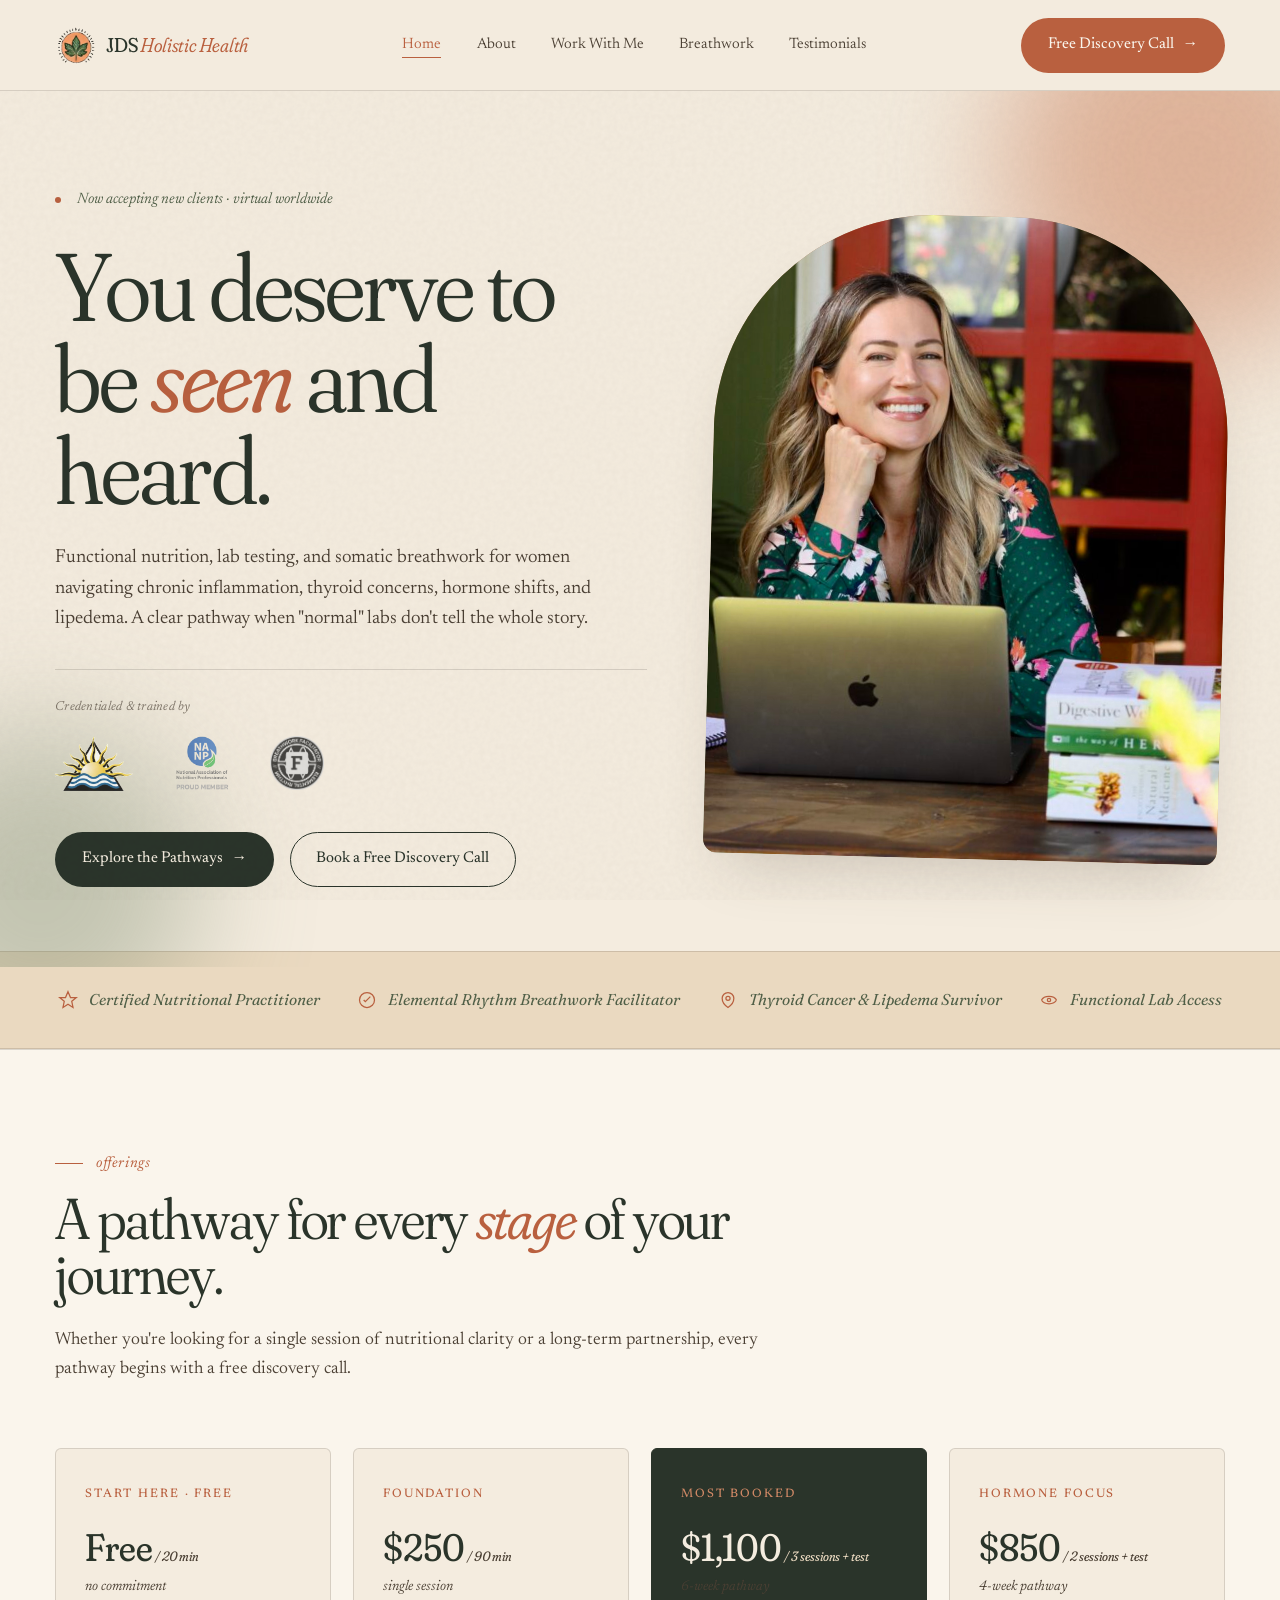
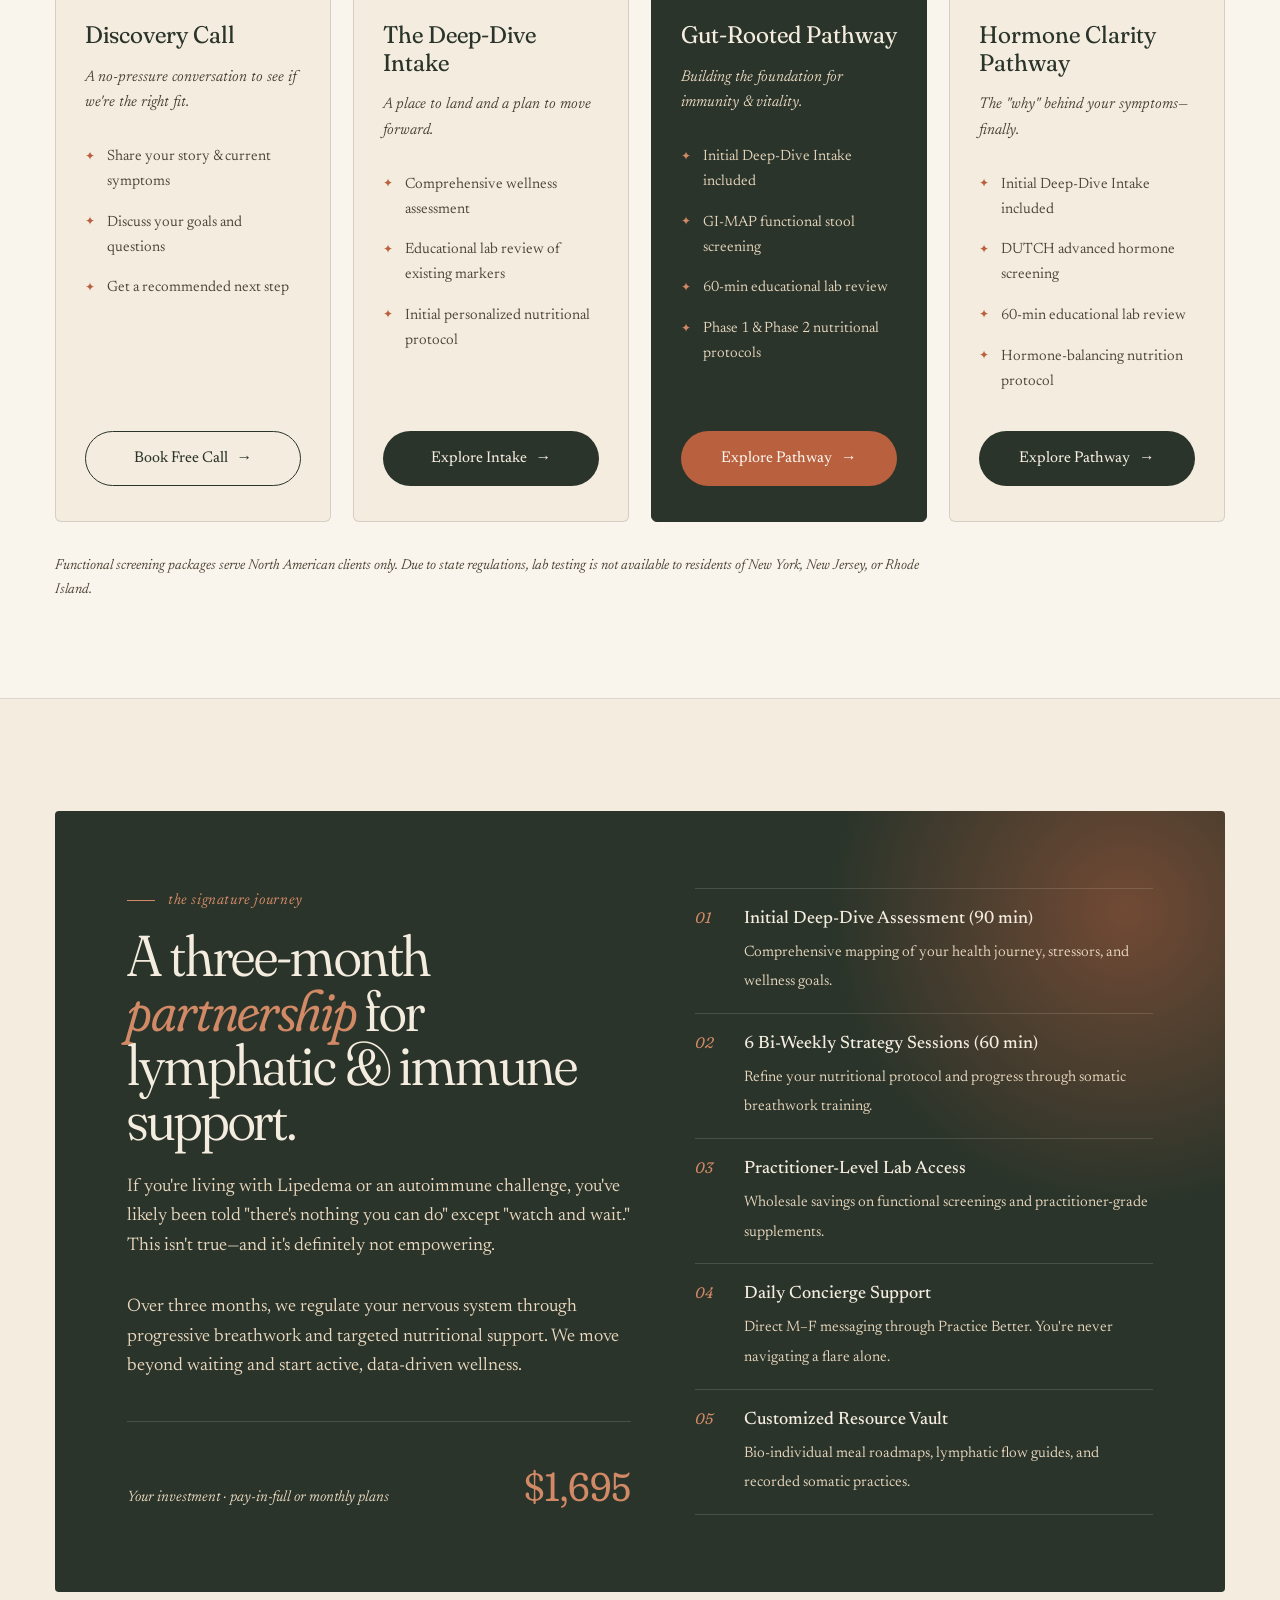
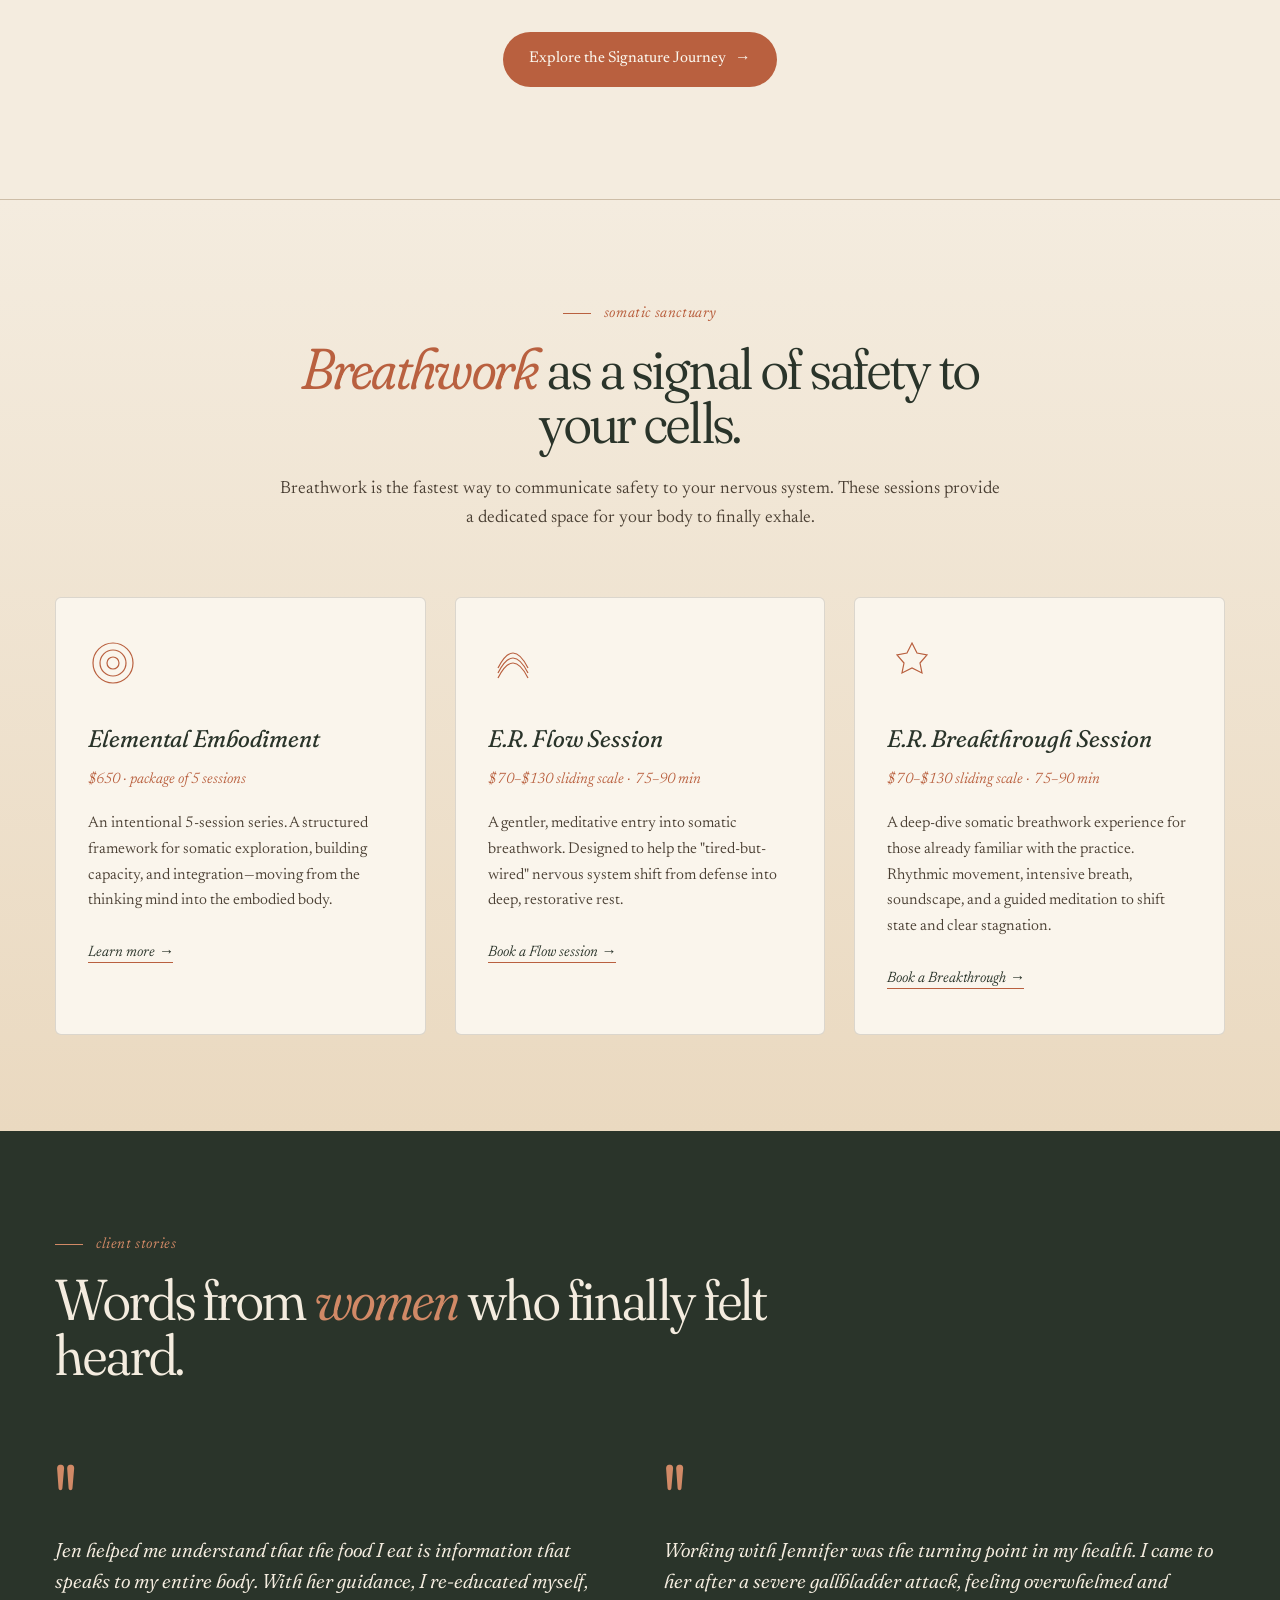
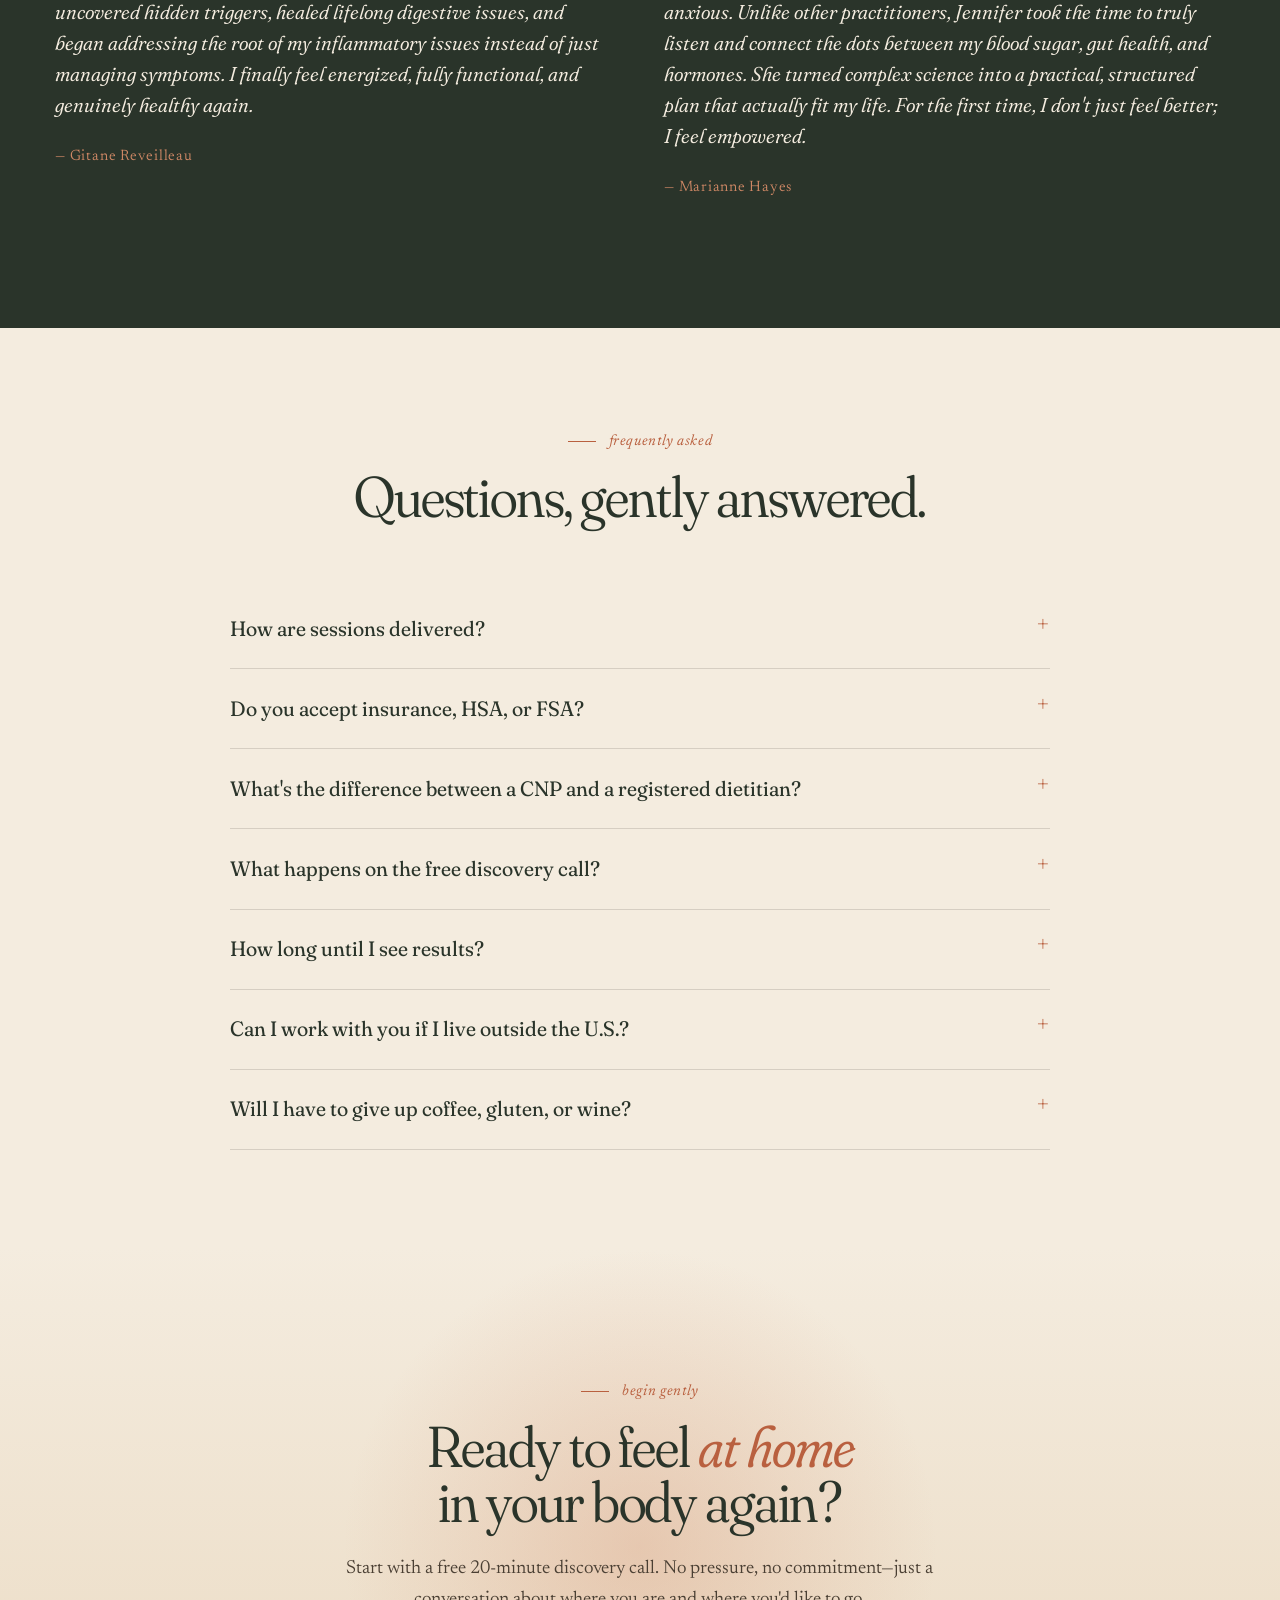
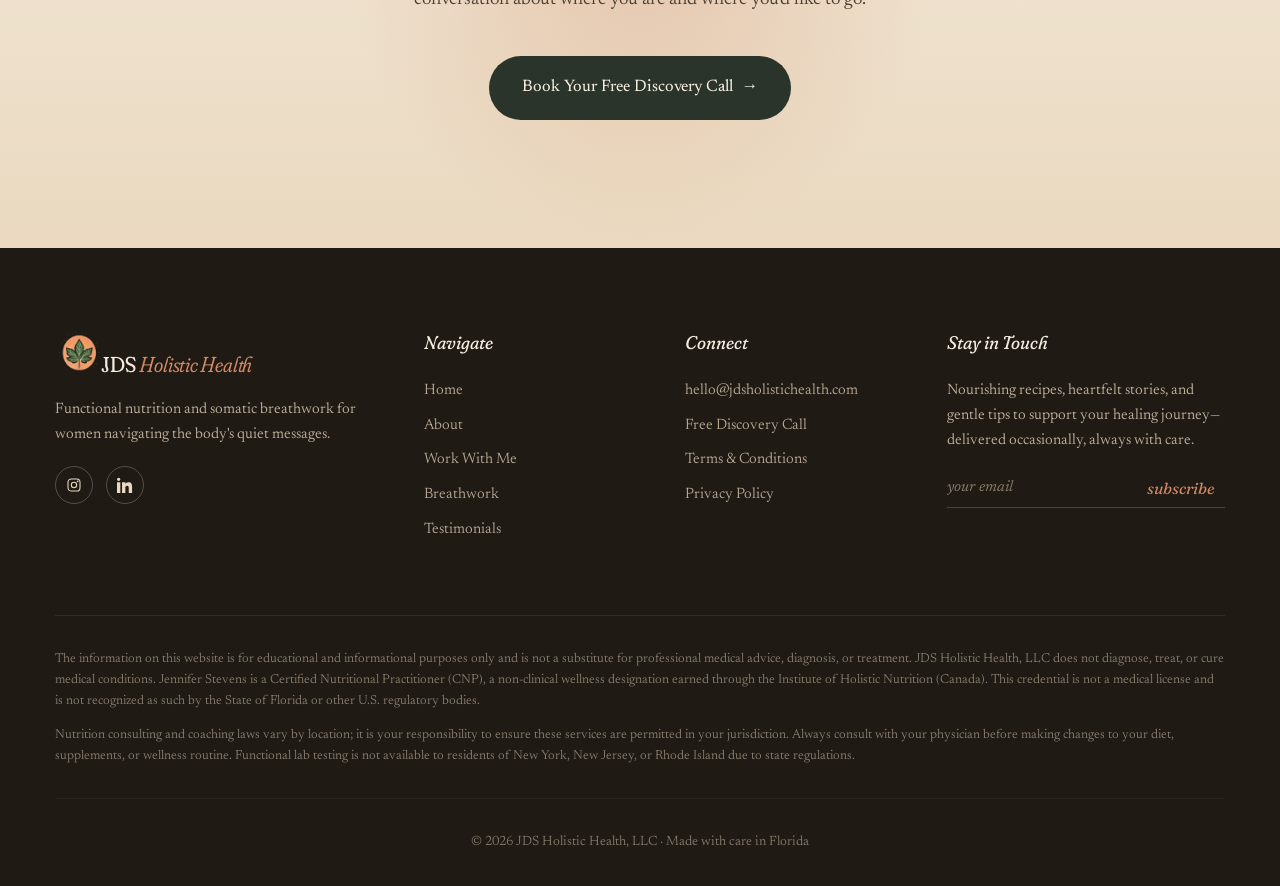
<file: index.html>
<!DOCTYPE html>
<html lang="en">
<head>
  <meta charset="UTF-8" />
  <meta name="viewport" content="width=device-width, initial-scale=1.0" />
  <title>JDS Holistic Health — Functional Nutrition & Somatic Breathwork for Women</title>
  <meta name="description" content="Functional nutrition, lab testing, and somatic breathwork for women with thyroid, gut, hormone, and inflammatory concerns. Virtual consultations with Jennifer Stevens, CNP." />

  <meta property="og:title" content="JDS Holistic Health — Functional Nutrition & Somatic Breathwork" />
  <meta property="og:description" content="Functional nutrition, lab testing, and somatic breathwork for women navigating thyroid, gut, hormone, and inflammatory concerns." />
  <meta property="og:type" content="website" />
  <meta property="og:url" content="https://jdsholistichealth.com/" />
  <meta property="og:image" content="https://jdsholistichealth.com/assets/images/og-image.jpg" />

  <meta name="twitter:card" content="summary_large_image" />
  <meta name="twitter:title" content="JDS Holistic Health" />
  <meta name="twitter:description" content="Functional nutrition and somatic breathwork for women." />

  <link rel="icon" type="image/svg+xml" href="assets/images/favicon.svg" />

  <link rel="preconnect" href="https://fonts.googleapis.com" />
  <link rel="preconnect" href="https://fonts.gstatic.com" crossorigin />
  <link href="https://fonts.googleapis.com/css2?family=Fraunces:ital,opsz,wght,SOFT@0,9..144,300..900,0..100;1,9..144,300..900,0..100&family=Newsreader:ital,opsz,wght@0,6..72,200..800;1,6..72,200..800&display=swap" rel="stylesheet" />

  <link rel="stylesheet" href="css/styles.css" />

  <script type="application/ld+json">
  {
    "@context": "https://schema.org",
    "@type": "ProfessionalService",
    "name": "JDS Holistic Health",
    "description": "Functional nutrition, lab testing, and somatic breathwork for women.",
    "url": "https://jdsholistichealth.com",
    "founder": {
      "@type": "Person",
      "name": "Jennifer Stevens",
      "jobTitle": "Certified Nutritional Practitioner"
    },
    "areaServed": "North America",
    "priceRange": "$$"
  }
  </script>
</head>
<body>

  <!-- ============ NAVIGATION ============ -->
  <nav class="site-nav">
    <div class="nav-inner">
      <a href="index.html" class="logo" aria-label="JDS Holistic Health — home"><img src="assets/images/logo-mark.png" alt="" class="logo-mark" /><span class="logo-text">JDS <em>Holistic Health</em></span></a>
      <ul class="nav-links">
        <li><a href="index.html" class="active">Home</a></li>
        <li><a href="about.html">About</a></li>
        <li><a href="#pathways">Work With Me</a></li>
        <li><a href="#breathwork">Breathwork</a></li>
        <li><a href="#testimonials">Testimonials</a></li>
      </ul>
      <a href="#cta" class="btn btn-clay nav-cta">Free Discovery Call <span class="arrow">→</span></a>
      <button class="nav-toggle" type="button" aria-label="Open menu" aria-expanded="false" aria-controls="mobile-menu">
        <span class="nav-toggle-bar"></span>
        <span class="nav-toggle-bar"></span>
        <span class="nav-toggle-bar"></span>
      </button>
    </div>
    <div class="mobile-menu" id="mobile-menu" aria-hidden="true">
      <ul class="mobile-menu-links">
        <li><a href="index.html" class="active">Home</a></li>
        <li><a href="about.html">About</a></li>
        <li><a href="#pathways">Work With Me</a></li>
        <li><a href="#breathwork">Breathwork</a></li>
        <li><a href="#testimonials">Testimonials</a></li>
      </ul>
      <a href="#cta" class="btn btn-clay mobile-menu-cta">Free Discovery Call <span class="arrow">→</span></a>
    </div>
  </nav>

  <!-- ============ HERO ============ -->
  <section class="hero">
    <div class="blob blob-1"></div>
    <div class="blob blob-2"></div>
    <div class="container">
      <div class="hero-grid">
        <div>
          <div class="hero-eyebrow">
            <span class="dot"></span>
            Now accepting new clients · virtual worldwide
          </div>
          <h1 class="display">
            You deserve to be <span class="ital">seen</span> and heard.
          </h1>
          <p class="hero-subhead">
            Functional nutrition, lab testing, and somatic breathwork for women navigating chronic inflammation, thyroid concerns, hormone shifts, and lipedema. A clear pathway when "normal" labs don't tell the whole story.
          </p>

          <div class="cred-strip" aria-label="Practitioner credentials">
            <span class="cred-caption">Credentialed & trained by</span>
            <div class="cred-logos">
              <img src="assets/images/ihn-logo.png" alt="Institute of Holistic Nutrition — Certified Nutritional Practitioner, Valedictorian" class="cred-logo cred-logo-ihn" />
              <img src="assets/images/nanp-logo.webp" alt="National Association of Nutrition Professionals — Proud Member" class="cred-logo cred-logo-nanp" />
              <img src="assets/images/elemental-rhythm-logo.png" alt="Elemental Rhythm — Certified Breathwork Facilitator" class="cred-logo cred-logo-er" />
            </div>
          </div>

          <div class="hero-ctas">
            <a href="#pathways" class="btn btn-primary">Explore the Pathways <span class="arrow">→</span></a>
            <a href="#cta" class="btn btn-ghost">Book a Free Discovery Call</a>
          </div>
        </div>
        <div class="hero-image-frame">
          <img src="assets/images/jennifer-portrait.jpg" alt="Jennifer Stevens, Certified Nutritional Practitioner, smiling at her laptop with reference books beside her" />
        </div>
      </div>
    </div>
  </section>

  <!-- ============ TRUST STRIP ============ -->
  <div class="trust-strip">
    <div class="container trust-inner">
      <div class="trust-item">
        <svg width="20" height="20" viewBox="0 0 24 24" fill="none" stroke="currentColor" stroke-width="1.5" aria-hidden="true"><path d="M12 2l3 7h7l-5.5 4.5L18 21l-6-4-6 4 1.5-7.5L2 9h7z"/></svg>
        Certified Nutritional Practitioner
      </div>
      <div class="trust-item">
        <svg width="20" height="20" viewBox="0 0 24 24" fill="none" stroke="currentColor" stroke-width="1.5" aria-hidden="true"><circle cx="12" cy="12" r="9"/><path d="M8 12l2 2 6-6"/></svg>
        Elemental Rhythm Breathwork Facilitator
      </div>
      <div class="trust-item">
        <svg width="20" height="20" viewBox="0 0 24 24" fill="none" stroke="currentColor" stroke-width="1.5" aria-hidden="true"><path d="M12 21s-7-4.5-7-11a7 7 0 0114 0c0 6.5-7 11-7 11z"/><circle cx="12" cy="10" r="2.5"/></svg>
        Thyroid Cancer & Lipedema Survivor
      </div>
      <div class="trust-item">
        <svg width="20" height="20" viewBox="0 0 24 24" fill="none" stroke="currentColor" stroke-width="1.5" aria-hidden="true"><path d="M3 12c3-6 15-6 18 0M3 12c3 6 15 6 18 0"/><circle cx="12" cy="12" r="2"/></svg>
        Functional Lab Access
      </div>
    </div>
  </div>

  <!-- ============ PATHWAYS ============ -->
  <section class="pathways" id="pathways">
    <div class="container">
      <div class="section-header">
        <div class="eyebrow">Offerings</div>
        <h2 class="display">A pathway for every <span class="display-ital">stage</span> of your journey.</h2>
        <p>Whether you're looking for a single session of nutritional clarity or a long-term partnership, every pathway begins with a free discovery call.</p>
      </div>

      <div class="pathway-grid">

        <a href="#cta" class="pathway-card pathway-link">
          <div class="pathway-tag">Start Here · Free</div>
          <div class="price">Free<span class="price-unit"> / 20 min</span></div>
          <div class="duration">no commitment</div>
          <h3>Discovery Call</h3>
          <p class="tagline">A no-pressure conversation to see if we're the right fit.</p>
          <ul class="feature-list">
            <li>Share your story & current symptoms</li>
            <li>Discuss your goals and questions</li>
            <li>Get a recommended next step</li>
          </ul>
          <span class="btn btn-ghost">Book Free Call <span class="arrow">→</span></span>
        </a>

        <a href="deep-dive-intake.html" class="pathway-card pathway-link">
          <div class="pathway-tag">Foundation</div>
          <div class="price">$250<span class="price-unit"> / 90 min</span></div>
          <div class="duration">single session</div>
          <h3>The Deep-Dive Intake</h3>
          <p class="tagline">A place to land and a plan to move forward.</p>
          <ul class="feature-list">
            <li>Comprehensive wellness assessment</li>
            <li>Educational lab review of existing markers</li>
            <li>Initial personalized nutritional protocol</li>
          </ul>
          <span class="btn btn-primary">Explore Intake <span class="arrow">→</span></span>
        </a>

        <a href="gut-rooted-pathway.html" class="pathway-card pathway-link featured">
          <div class="pathway-tag">Most Booked</div>
          <div class="price">$1,100<span class="price-unit"> / 3 sessions + test</span></div>
          <div class="duration">6-week pathway</div>
          <h3>Gut-Rooted Pathway</h3>
          <p class="tagline">Building the foundation for immunity & vitality.</p>
          <ul class="feature-list">
            <li>Initial Deep-Dive Intake included</li>
            <li>GI-MAP functional stool screening</li>
            <li>60-min educational lab review</li>
            <li>Phase 1 & Phase 2 nutritional protocols</li>
          </ul>
          <span class="btn btn-clay">Explore Pathway <span class="arrow">→</span></span>
        </a>

        <a href="hormone-clarity-pathway.html" class="pathway-card pathway-link">
          <div class="pathway-tag">Hormone Focus</div>
          <div class="price">$850<span class="price-unit"> / 2 sessions + test</span></div>
          <div class="duration">4-week pathway</div>
          <h3>Hormone Clarity Pathway</h3>
          <p class="tagline">The "why" behind your symptoms—finally.</p>
          <ul class="feature-list">
            <li>Initial Deep-Dive Intake included</li>
            <li>DUTCH advanced hormone screening</li>
            <li>60-min educational lab review</li>
            <li>Hormone-balancing nutrition protocol</li>
          </ul>
          <span class="btn btn-primary">Explore Pathway <span class="arrow">→</span></span>
        </a>

      </div>
      <p class="pathways-footnote">
        Functional screening packages serve North American clients only. Due to state regulations, lab testing is not available to residents of New York, New Jersey, or Rhode Island.
      </p>
    </div>
  </section>

  <!-- ============ SIGNATURE JOURNEY ============ -->
  <section class="signature-section">
    <div class="container">
      <div class="signature-card">
        <div>
          <div class="eyebrow">The Signature Journey</div>
          <h2 class="display">A three-month <span class="ital">partnership</span> for lymphatic & immune support.</h2>
          <p class="lead">If you're living with Lipedema or an autoimmune challenge, you've likely been told "there's nothing you can do" except "watch and wait." This isn't true—and it's definitely not empowering.</p>
          <p class="lead">Over three months, we regulate your nervous system through progressive breathwork and targeted nutritional support. We move beyond waiting and start active, data-driven wellness.</p>
          <div class="signature-investment">
            <span class="investment-label">Your investment · pay-in-full or monthly plans</span>
            <span class="investment-price">$1,695</span>
          </div>
        </div>
        <ul class="signature-features">
          <li>
            <span class="num">01</span>
            <div>
              <strong>Initial Deep-Dive Assessment (90 min)</strong>
              <span>Comprehensive mapping of your health journey, stressors, and wellness goals.</span>
            </div>
          </li>
          <li>
            <span class="num">02</span>
            <div>
              <strong>6 Bi-Weekly Strategy Sessions (60 min)</strong>
              <span>Refine your nutritional protocol and progress through somatic breathwork training.</span>
            </div>
          </li>
          <li>
            <span class="num">03</span>
            <div>
              <strong>Practitioner-Level Lab Access</strong>
              <span>Wholesale savings on functional screenings and practitioner-grade supplements.</span>
            </div>
          </li>
          <li>
            <span class="num">04</span>
            <div>
              <strong>Daily Concierge Support</strong>
              <span>Direct M–F messaging through Practice Better. You're never navigating a flare alone.</span>
            </div>
          </li>
          <li>
            <span class="num">05</span>
            <div>
              <strong>Customized Resource Vault</strong>
              <span>Bio-individual meal roadmaps, lymphatic flow guides, and recorded somatic practices.</span>
            </div>
          </li>
        </ul>
      </div>
      <div class="signature-cta">
        <a href="signature-journey.html" class="btn btn-clay">Explore the Signature Journey <span class="arrow">→</span></a>
      </div>
    </div>
  </section>

  <!-- ============ BREATHWORK ============ -->
  <section class="breathwork" id="breathwork">
    <div class="container">
      <div class="section-header center">
        <div class="eyebrow">Somatic Sanctuary</div>
        <h2 class="display"><span class="display-ital">Breathwork</span> as a signal of safety to your cells.</h2>
        <p>Breathwork is the fastest way to communicate safety to your nervous system. These sessions provide a dedicated space for your body to finally exhale.</p>
      </div>
      <div class="breathwork-grid">

        <a href="elemental-embodiment.html" class="breath-card breath-link">
          <svg class="breath-icon" viewBox="0 0 50 50" fill="none" stroke="currentColor" stroke-width="1.2" aria-hidden="true">
            <circle cx="25" cy="25" r="20"/>
            <circle cx="25" cy="25" r="13"/>
            <circle cx="25" cy="25" r="6"/>
          </svg>
          <h3>Elemental Embodiment</h3>
          <div class="price">$650 · package of 5 sessions</div>
          <p>An intentional 5-session series. A structured framework for somatic exploration, building capacity, and integration—moving from the thinking mind into the embodied body.</p>
          <span class="text-link">Learn more →</span>
        </a>

        <a href="er-flow.html" class="breath-card breath-link">
          <svg class="breath-icon" viewBox="0 0 50 50" fill="none" stroke="currentColor" stroke-width="1.2" aria-hidden="true">
            <path d="M10 30c5-10 10-15 15-15s10 5 15 15"/>
            <path d="M10 35c5-10 10-15 15-15s10 5 15 15"/>
            <path d="M10 40c5-10 10-15 15-15s10 5 15 15"/>
          </svg>
          <h3>E.R. Flow Session</h3>
          <div class="price">$70–$130 sliding scale · 75–90 min</div>
          <p>A gentler, meditative entry into somatic breathwork. Designed to help the "tired-but-wired" nervous system shift from defense into deep, restorative rest.</p>
          <span class="text-link">Book a Flow session →</span>
        </a>

        <a href="er-breakthrough.html" class="breath-card breath-link">
          <svg class="breath-icon" viewBox="0 0 50 50" fill="none" stroke="currentColor" stroke-width="1.2" aria-hidden="true">
            <path d="M25 5l5 10 10 2-7 8 2 10-10-5-10 5 2-10-7-8 10-2z"/>
          </svg>
          <h3>E.R. Breakthrough Session</h3>
          <div class="price">$70–$130 sliding scale · 75–90 min</div>
          <p>A deep-dive somatic breathwork experience for those already familiar with the practice. Rhythmic movement, intensive breath, soundscape, and a guided meditation to shift state and clear stagnation.</p>
          <span class="text-link">Book a Breakthrough →</span>
        </a>

      </div>
    </div>
  </section>

  <!-- ============ TESTIMONIALS ============ -->
  <section class="testimonials" id="testimonials">
    <div class="container">
      <div class="section-header">
        <div class="eyebrow eyebrow-light">Client Stories</div>
        <h2 class="display">Words from <span class="display-ital-light">women</span> who finally felt heard.</h2>
      </div>
      <div class="testimonial-grid">
        <div class="testimonial">
          <span class="quote-mark">"</span>
          <p>Jen helped me understand that the food I eat is information that speaks to my entire body. With her guidance, I re-educated myself, uncovered hidden triggers, healed lifelong digestive issues, and began addressing the root of my inflammatory issues instead of just managing symptoms. I finally feel energized, fully functional, and genuinely healthy again.</p>
          <div class="attribution">— Gitane Reveilleau</div>
        </div>
        <div class="testimonial">
          <span class="quote-mark">"</span>
          <p>Working with Jennifer was the turning point in my health. I came to her after a severe gallbladder attack, feeling overwhelmed and anxious. Unlike other practitioners, Jennifer took the time to truly listen and connect the dots between my blood sugar, gut health, and hormones. She turned complex science into a practical, structured plan that actually fit my life. For the first time, I don't just feel better; I feel empowered.</p>
          <div class="attribution">— Marianne Hayes</div>
        </div>
      </div>
    </div>
  </section>

  <!-- ============ FAQ ============ -->
  <section id="faq">
    <div class="container">
      <div class="section-header center">
        <div class="eyebrow">Frequently asked</div>
        <h2 class="display">Questions, gently answered.</h2>
      </div>
      <div class="faq-list">
        <details class="faq-item">
          <summary class="faq-question">How are sessions delivered?</summary>
          <div class="faq-answer">All sessions are held virtually via the Practice Better portal—a HIPAA-compliant video platform. You'll receive a secure link before each appointment. I work with clients across North America and select international locations.</div>
        </details>
        <details class="faq-item">
          <summary class="faq-question">Do you accept insurance, HSA, or FSA?</summary>
          <div class="faq-answer">I don't bill insurance directly. Many clients use HSA/FSA funds for nutrition consulting; please verify with your plan administrator. I provide superbills upon request for clients who wish to seek reimbursement.</div>
        </details>
        <details class="faq-item">
          <summary class="faq-question">What's the difference between a CNP and a registered dietitian?</summary>
          <div class="faq-answer">A Certified Nutritional Practitioner (CNP) is a non-clinical wellness designation earned through the Institute of Holistic Nutrition. I focus on functional, root-cause approaches to nutrition. I'm not licensed to diagnose or treat medical conditions, and I always encourage working alongside your physician.</div>
        </details>
        <details class="faq-item">
          <summary class="faq-question">What happens on the free discovery call?</summary>
          <div class="faq-answer">It's a 20-minute conversation—no pressure, no pitch. You share what you're navigating, what you've tried, and what you're hoping for. I'll ask a few questions, share how I work, and we'll decide together whether one of the pathways is the right fit. If not, I'll point you toward resources that may help.</div>
        </details>
        <details class="faq-item">
          <summary class="faq-question">How long until I see results?</summary>
          <div class="faq-answer">Healing isn't linear, and bodies don't run on schedules. Most clients notice meaningful shifts within 4–8 weeks of consistent protocol work, with deeper change taking 3–6 months. The Signature Journey is structured around this timeline.</div>
        </details>
        <details class="faq-item">
          <summary class="faq-question">Can I work with you if I live outside the U.S.?</summary>
          <div class="faq-answer">Yes—nutrition consulting, the Initial Deep-Dive Intake, and breathwork sessions are available to international clients. Functional lab testing through GI-MAP and DUTCH is currently limited to clients in North America (excluding NY, NJ, and RI due to state regulations).</div>
        </details>
        <details class="faq-item">
          <summary class="faq-question">Will I have to give up coffee, gluten, or wine?</summary>
          <div class="faq-answer">My approach isn't about restriction for its own sake. Sometimes data shows that a temporary therapeutic protocol is wise; sometimes it doesn't. We'll work together to build something sustainable that respects your life, preferences, and culture.</div>
        </details>
      </div>
    </div>
  </section>

  <!-- ============ FINAL CTA ============ -->
  <section class="final-cta" id="cta">
    <div class="container">
      <div class="eyebrow eyebrow-center">Begin gently</div>
      <h2 class="display">Ready to feel <span class="display-ital">at home</span><br/>in your body again?</h2>
      <p>Start with a free 20-minute discovery call. No pressure, no commitment—just a conversation about where you are and where you'd like to go.</p>
      <a href="#" class="btn btn-primary btn-large">Book Your Free Discovery Call <span class="arrow">→</span></a>
    </div>
  </section>

  <!-- ============ FOOTER ============ -->
  <footer id="contact">
    <div class="container">
      <div class="footer-grid">
        <div>
          <a href="index.html" class="logo" aria-label="JDS Holistic Health — home"><img src="assets/images/logo-mark.png" alt="" class="logo-mark" /><span class="logo-text">JDS <em>Holistic Health</em></span></a>
          <p>Functional nutrition and somatic breathwork for women navigating the body's quiet messages.</p>
          <div class="social">
            <a href="https://www.instagram.com/jdsholistichealth" aria-label="Instagram">
              <svg viewBox="0 0 24 24" fill="none" stroke="currentColor" stroke-width="1.6" aria-hidden="true">
                <rect x="3" y="3" width="18" height="18" rx="5"/>
                <circle cx="12" cy="12" r="4"/>
                <circle cx="17.5" cy="6.5" r="0.5" fill="currentColor"/>
              </svg>
            </a>
            <a href="https://www.linkedin.com/in/jenniferdstevens/" aria-label="LinkedIn">
              <svg viewBox="0 0 24 24" fill="currentColor" aria-hidden="true">
                <path d="M4.98 3.5C4.98 4.881 3.87 6 2.5 6S0 4.881 0 3.5 1.119 1 2.5 1s2.48 1.119 2.48 2.5zM0 8h5v16H0V8zm7.982 0H12.5v2.186h.066c.628-1.182 2.158-2.43 4.439-2.43 4.748 0 5.625 3.124 5.625 7.187V24h-5v-7.116c0-1.696-.029-3.878-2.362-3.878-2.366 0-2.728 1.85-2.728 3.76V24h-5V8z"/>
              </svg>
            </a>
          </div>
        </div>
        <div>
          <h4>Navigate</h4>
          <ul>
            <li><a href="index.html">Home</a></li>
            <li><a href="about.html">About</a></li>
            <li><a href="#pathways">Work With Me</a></li>
            <li><a href="#breathwork">Breathwork</a></li>
            <li><a href="#testimonials">Testimonials</a></li>
          </ul>
        </div>
        <div>
          <h4>Connect</h4>
          <ul>
            <li><a href="mailto:hello@jdsholistichealth.com">hello@jdsholistichealth.com</a></li>
            <li><a href="#">Free Discovery Call</a></li>
            <li><a href="#">Terms & Conditions</a></li>
            <li><a href="#">Privacy Policy</a></li>
          </ul>
        </div>
        <div>
          <h4>Stay in Touch</h4>
          <p class="newsletter-blurb">Nourishing recipes, heartfelt stories, and gentle tips to support your healing journey—delivered occasionally, always with care.</p>
          <form class="newsletter-form" id="newsletter">
            <input type="email" placeholder="your email" required aria-label="Email address" />
            <button type="submit">subscribe</button>
          </form>
        </div>
      </div>

      <div class="disclaimer">
        <p>The information on this website is for educational and informational purposes only and is not a substitute for professional medical advice, diagnosis, or treatment. JDS Holistic Health, LLC does not diagnose, treat, or cure medical conditions. Jennifer Stevens is a Certified Nutritional Practitioner (CNP), a non-clinical wellness designation earned through the Institute of Holistic Nutrition (Canada). This credential is not a medical license and is not recognized as such by the State of Florida or other U.S. regulatory bodies.</p>
        <p>Nutrition consulting and coaching laws vary by location; it is your responsibility to ensure these services are permitted in your jurisdiction. Always consult with your physician before making changes to your diet, supplements, or wellness routine. Functional lab testing is not available to residents of New York, New Jersey, or Rhode Island due to state regulations.</p>
      </div>

      <div class="copyright">© <span id="year">2026</span> JDS Holistic Health, LLC · Made with care in Florida</div>
    </div>
  </footer>

  <script src="js/main.js"></script>
</body>
</html>
</file>
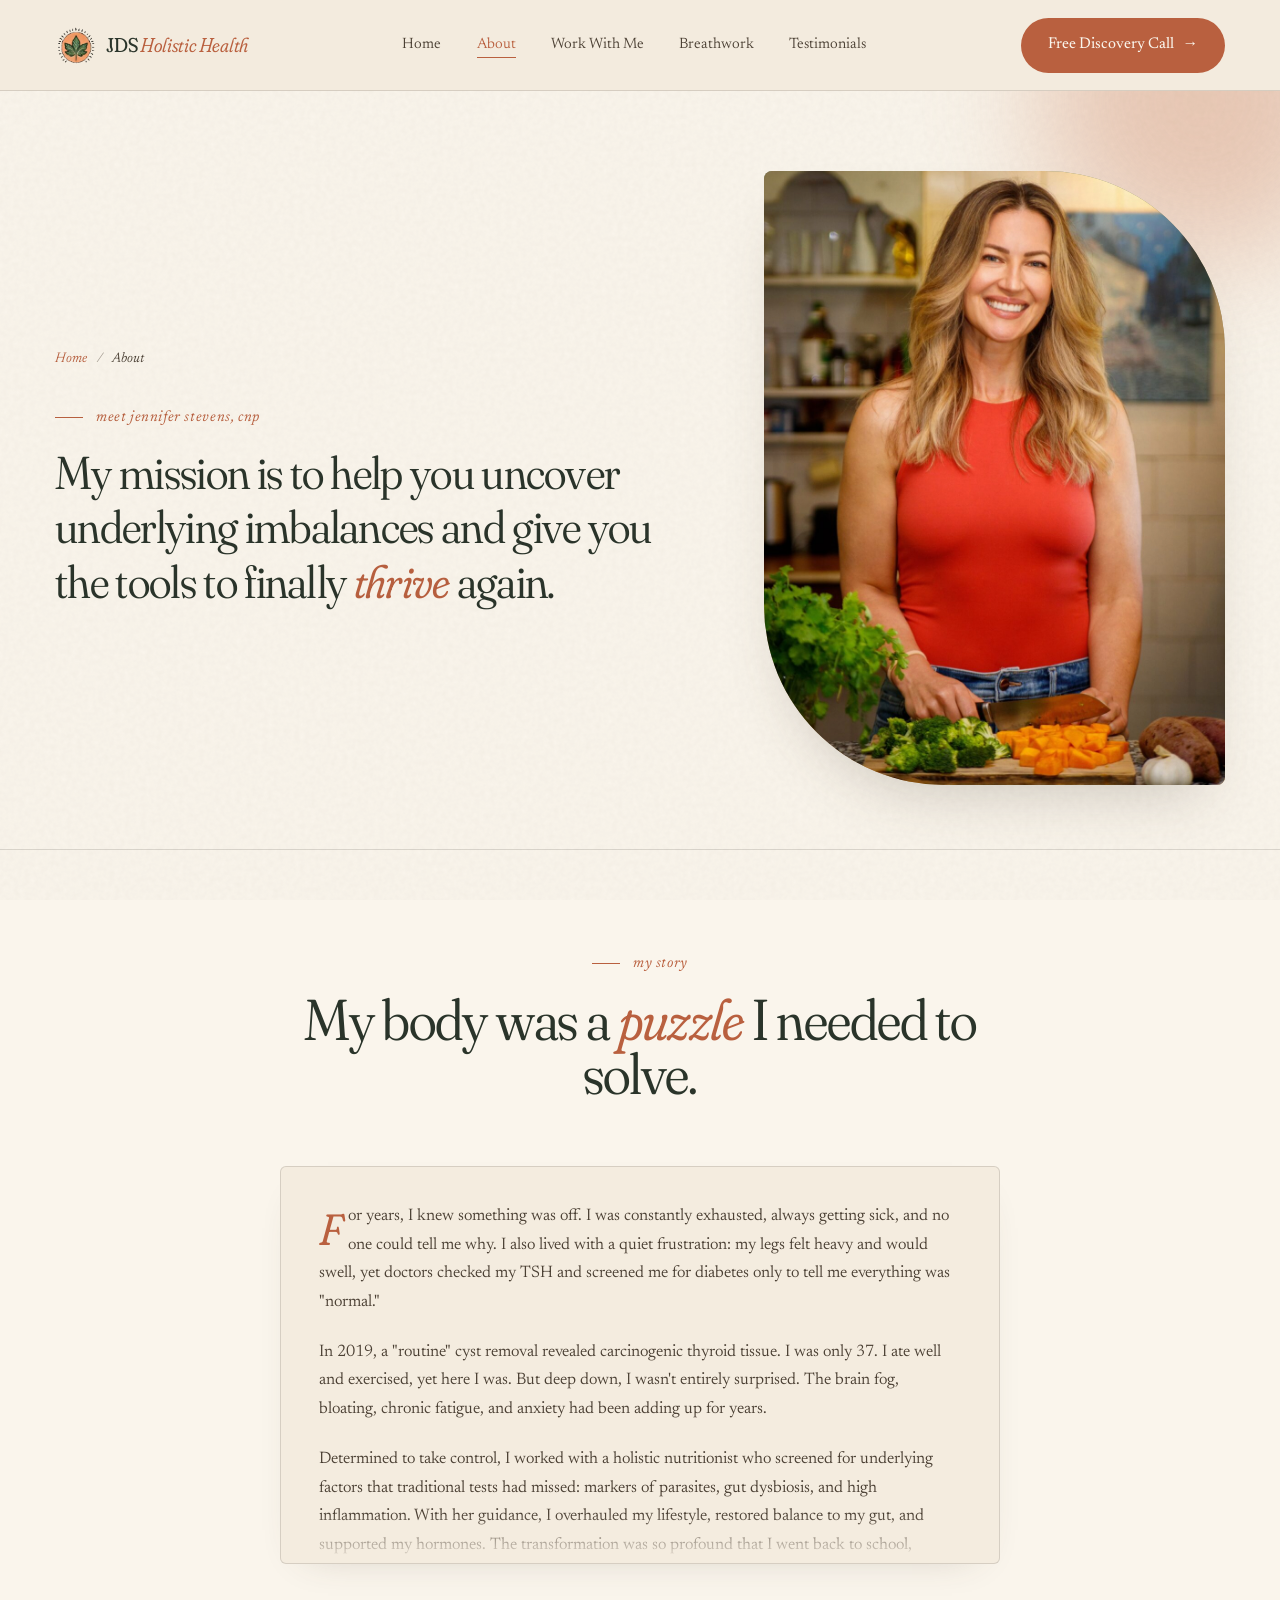
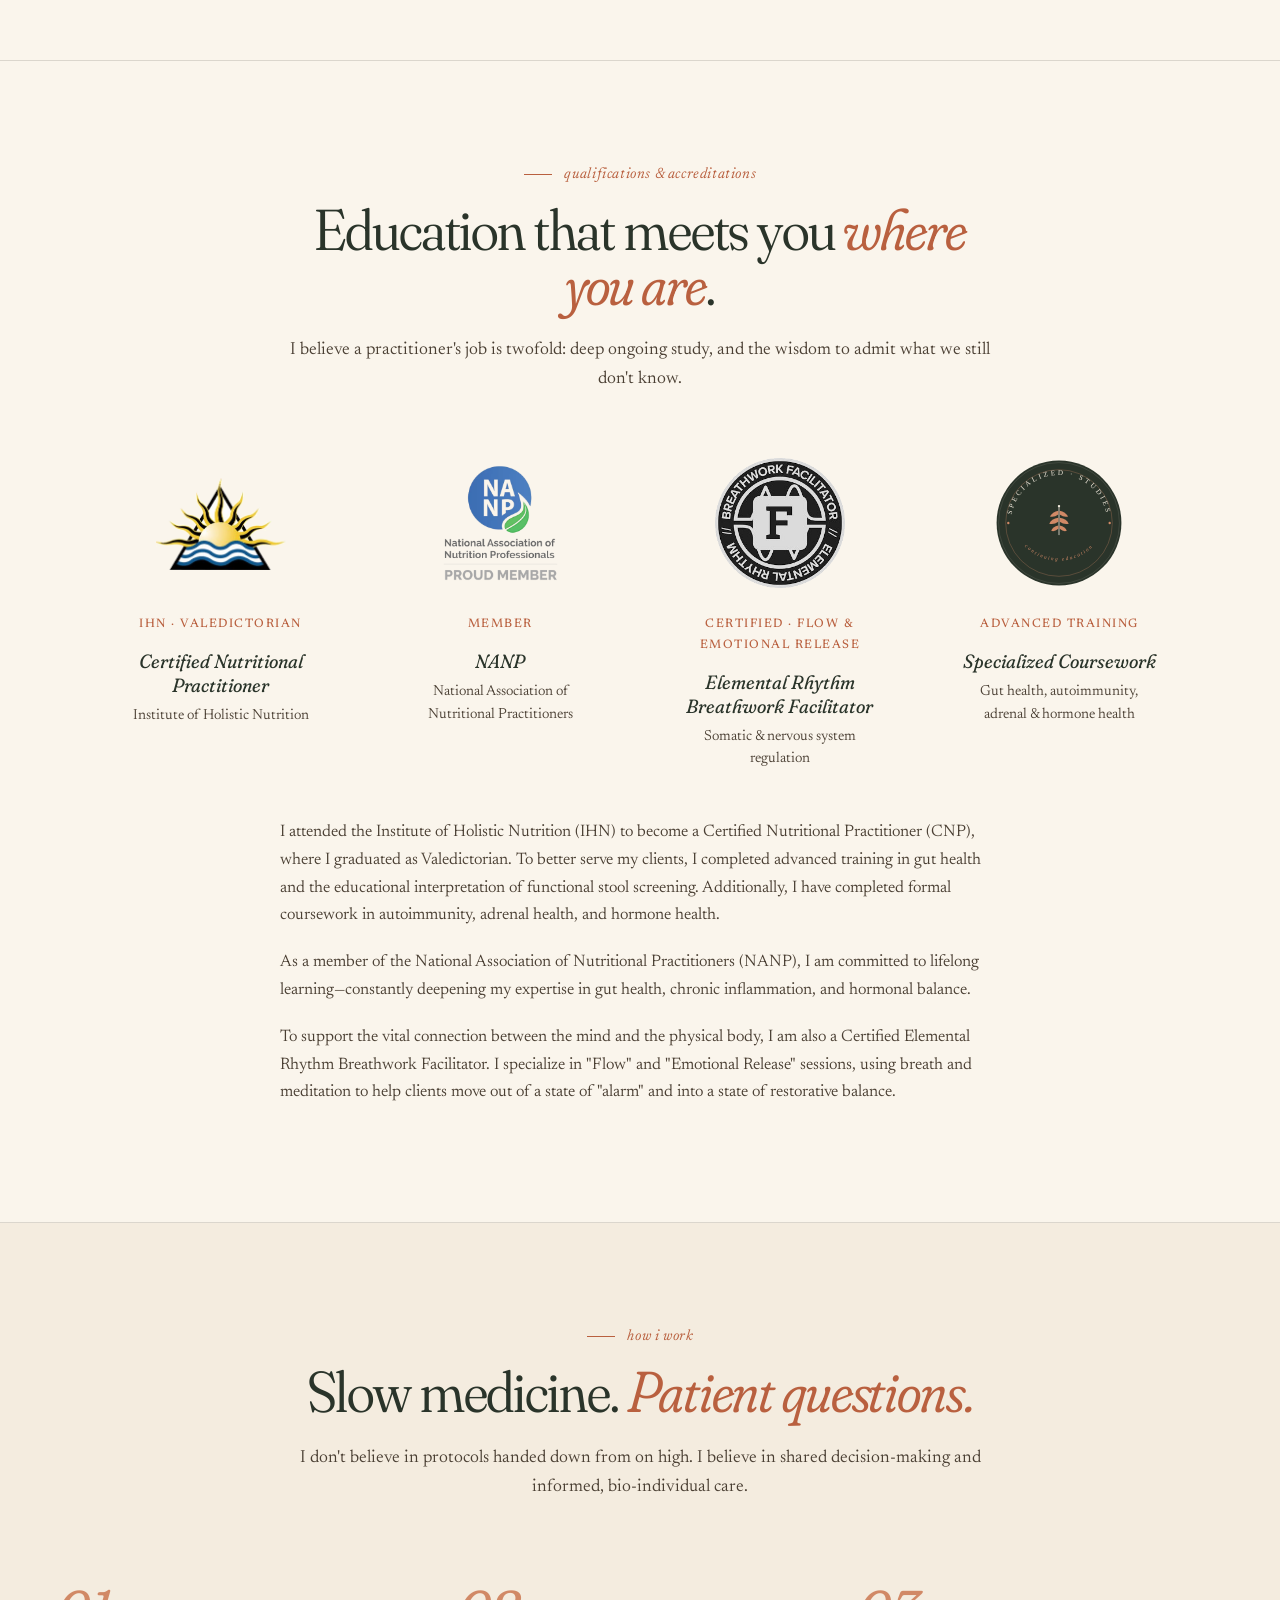
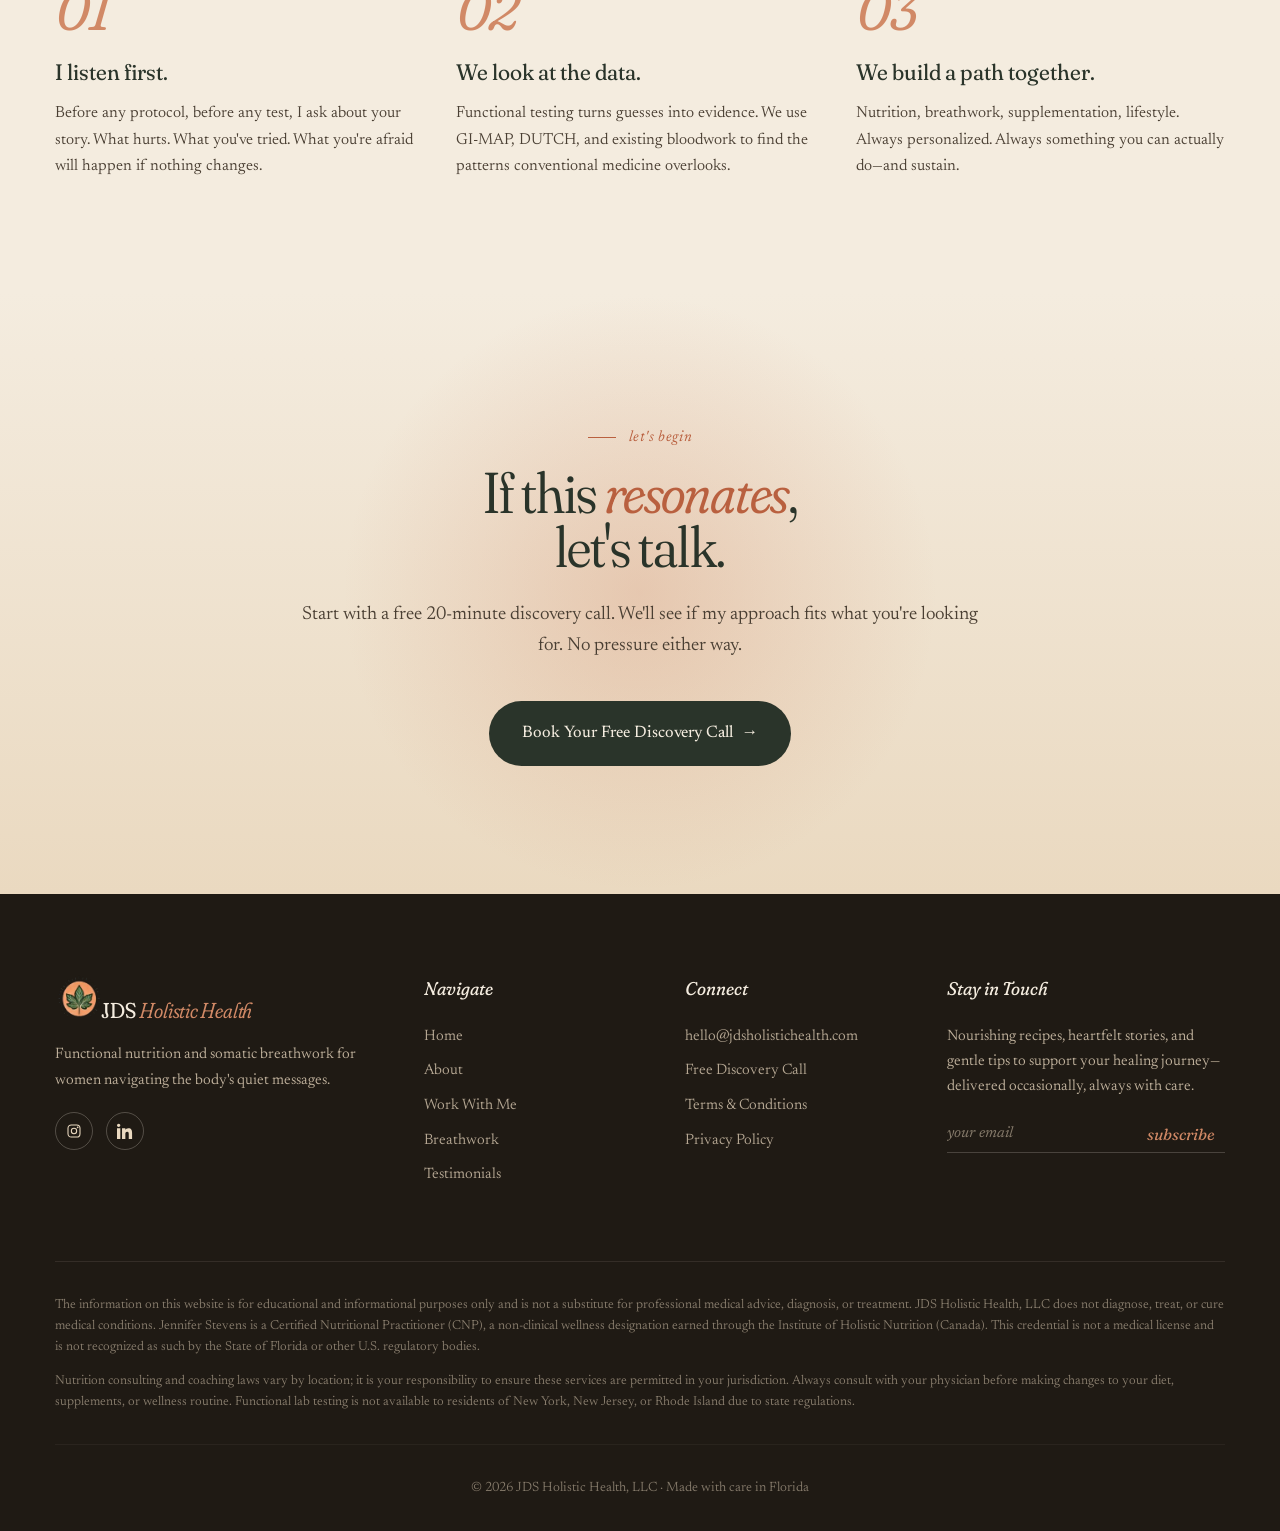
<file: about.html>
<!DOCTYPE html>
<html lang="en">
<head>
  <meta charset="UTF-8" />
  <meta name="viewport" content="width=device-width, initial-scale=1.0" />
  <title>About Jennifer — JDS Holistic Health</title>
  <meta name="description" content="Meet Jennifer Stevens, CNP — Valedictorian of the Institute of Holistic Nutrition, NANP member, and Certified Elemental Rhythm Breathwork Facilitator." />
  <link rel="icon" type="image/svg+xml" href="assets/images/favicon.svg" />
  <link rel="preconnect" href="https://fonts.googleapis.com" />
  <link rel="preconnect" href="https://fonts.gstatic.com" crossorigin />
  <link href="https://fonts.googleapis.com/css2?family=Fraunces:ital,opsz,wght,SOFT@0,9..144,300..900,0..100;1,9..144,300..900,0..100&family=Newsreader:ital,opsz,wght@0,6..72,200..800;1,6..72,200..800&display=swap" rel="stylesheet" />
  <link rel="stylesheet" href="css/styles.css" />
</head>
<body>

  <nav class="site-nav">
    <div class="nav-inner">
      <a href="index.html" class="logo" aria-label="JDS Holistic Health — home"><img src="assets/images/logo-mark.png" alt="" class="logo-mark" /><span class="logo-text">JDS <em>Holistic Health</em></span></a>
      <ul class="nav-links">
        <li><a href="index.html">Home</a></li>
        <li><a href="about.html" class="active">About</a></li>
        <li><a href="index.html#pathways">Work With Me</a></li>
        <li><a href="index.html#breathwork">Breathwork</a></li>
        <li><a href="index.html#testimonials">Testimonials</a></li>
      </ul>
      <a href="index.html#cta" class="btn btn-clay nav-cta">Free Discovery Call <span class="arrow">→</span></a>
      <button class="nav-toggle" type="button" aria-label="Open menu" aria-expanded="false" aria-controls="mobile-menu">
        <span class="nav-toggle-bar"></span>
        <span class="nav-toggle-bar"></span>
        <span class="nav-toggle-bar"></span>
      </button>
    </div>
    <div class="mobile-menu" id="mobile-menu" aria-hidden="true">
      <ul class="mobile-menu-links">
        <li><a href="index.html">Home</a></li>
        <li><a href="about.html" class="active">About</a></li>
        <li><a href="index.html#pathways">Work With Me</a></li>
        <li><a href="index.html#breathwork">Breathwork</a></li>
        <li><a href="index.html#testimonials">Testimonials</a></li>
      </ul>
      <a href="index.html#cta" class="btn btn-clay mobile-menu-cta">Free Discovery Call <span class="arrow">→</span></a>
    </div>
  </nav>

  <!-- ============ PAGE HERO ============ -->
  <section class="page-hero">
    <div class="blob blob-1"></div>
    <div class="container">
      <div class="page-hero-inner">
        <div>
          <div class="breadcrumb">
            <a href="index.html">Home</a>
            <span class="sep">/</span>
            <span>About</span>
          </div>
          <div class="eyebrow">Meet Jennifer Stevens, CNP</div>
          <h1 class="display headline-statement">My mission is to help you uncover underlying imbalances and give you the tools to finally <span class="display-ital">thrive</span> again.</h1>
        </div>
        <div class="about-image-frame">
          <img src="assets/images/jennifer-about.jpg" alt="Jennifer Stevens, CNP, chopping fresh vegetables in her kitchen" style="object-position: center top;" />
        </div>
      </div>
    </div>
  </section>

  <!-- ============ MY STORY (scrollable) ============ -->
  <section class="my-story">
    <div class="container">
      <div class="section-header center">
        <div class="eyebrow">My Story</div>
        <h2 class="display">My body was a <span class="display-ital">puzzle</span> I needed to solve.</h2>
      </div>
      <div class="story-scroll" aria-label="Jennifer's full story">
        <div class="story-scroll-inner" tabindex="0">
          <p>For years, I knew something was off. I was constantly exhausted, always getting sick, and no one could tell me why. I also lived with a quiet frustration: my legs felt heavy and would swell, yet doctors checked my TSH and screened me for diabetes only to tell me everything was "normal."</p>
          <p>In 2019, a "routine" cyst removal revealed carcinogenic thyroid tissue. I was only 37. I ate well and exercised, yet here I was. But deep down, I wasn't entirely surprised. The brain fog, bloating, chronic fatigue, and anxiety had been adding up for years.</p>
          <p>Determined to take control, I worked with a holistic nutritionist who screened for underlying factors that traditional tests had missed: markers of parasites, gut dysbiosis, and high inflammation. With her guidance, I overhauled my lifestyle, restored balance to my gut, and supported my hormones. The transformation was so profound that I went back to school, became a Certified Nutritional Practitioner (CNP), and graduated valedictorian so I could help others find the answers that once felt out of reach.</p>
          <p>In 2025, the final piece of my puzzle clicked into place with a Lipedema diagnosis. Finally, I had a name for the heaviness I had felt for decades. It was a moment of profound relief to finally be seen, but also the beginning of a deeper understanding of how lymphatic flow, thyroid health, and systemic inflammation are all interconnected.</p>
          <p>Today, I've been cancer-free for over six years; and at 43, I feel better than I ever have. I work with people who feel stuck in their health journeys—struggling with fatigue, bloating, and inflammation—helping them identify root factors and reclaim their energy. I want to help you get there, too.</p>
        </div>
      </div>
    </div>
  </section>

  <!-- ============ QUALIFICATIONS & ACCREDITATIONS ============ -->
  <section class="cred-detail">
    <div class="container">
      <div class="section-header center">
        <div class="eyebrow">Qualifications &amp; Accreditations</div>
        <h2 class="display">Education that meets you <span class="display-ital">where you are</span>.</h2>
        <p>I believe a practitioner's job is twofold: deep ongoing study, and the wisdom to admit what we still don't know.</p>
      </div>

      <!-- Credential seal grid -->
      <div class="cred-grid">
        <div class="cred-seal">
          <div class="cred-seal-icon cred-seal-img">
            <img src="assets/images/ihn-logo.png" alt="Institute of Holistic Nutrition" />
          </div>
          <div class="cred-meta">IHN · Valedictorian</div>
          <h4>Certified Nutritional Practitioner</h4>
          <p>Institute of Holistic Nutrition</p>
        </div>

        <div class="cred-seal">
          <div class="cred-seal-icon cred-seal-img">
            <img src="assets/images/nanp-logo.webp" alt="NANP Proud Member" />
          </div>
          <div class="cred-meta">Member</div>
          <h4>NANP</h4>
          <p>National Association of Nutritional Practitioners</p>
        </div>

        <div class="cred-seal">
          <div class="cred-seal-icon cred-seal-img">
            <img src="assets/images/elemental-rhythm-logo.png" alt="Elemental Rhythm Breathwork Facilitator" />
          </div>
          <div class="cred-meta">Certified · Flow & Emotional Release</div>
          <h4>Elemental Rhythm Breathwork Facilitator</h4>
          <p>Somatic & nervous system regulation</p>
        </div>

        <div class="cred-seal">
          <div class="cred-seal-icon cred-seal-img">
            <img src="assets/images/advanced-training-seal.svg" alt="Specialized continuing-education seal" />
          </div>
          <div class="cred-meta">Advanced training</div>
          <h4>Specialized Coursework</h4>
          <p>Gut health, autoimmunity, adrenal & hormone health</p>
        </div>
      </div>

      <!-- Detail prose -->
      <div class="cred-detail-content">
        <p>I attended the Institute of Holistic Nutrition (IHN) to become a Certified Nutritional Practitioner (CNP), where I graduated as Valedictorian. To better serve my clients, I completed advanced training in gut health and the educational interpretation of functional stool screening. Additionally, I have completed formal coursework in autoimmunity, adrenal health, and hormone health.</p>
        <p>As a member of the National Association of Nutritional Practitioners (NANP), I am committed to lifelong learning—constantly deepening my expertise in gut health, chronic inflammation, and hormonal balance.</p>
        <p>To support the vital connection between the mind and the physical body, I am also a Certified Elemental Rhythm Breathwork Facilitator. I specialize in "Flow" and "Emotional Release" sessions, using breath and meditation to help clients move out of a state of "alarm" and into a state of restorative balance.</p>
      </div>
    </div>
  </section>

  <!-- ============ APPROACH ============ -->
  <section>
    <div class="container">
      <div class="section-header center">
        <div class="eyebrow">How I work</div>
        <h2 class="display">Slow medicine. <span class="display-ital">Patient questions.</span></h2>
        <p>I don't believe in protocols handed down from on high. I believe in shared decision-making and informed, bio-individual care.</p>
      </div>
      <div class="process-grid">
        <div class="process-step">
          <span class="step-num">01</span>
          <h4>I listen first.</h4>
          <p>Before any protocol, before any test, I ask about your story. What hurts. What you've tried. What you're afraid will happen if nothing changes.</p>
        </div>
        <div class="process-step">
          <span class="step-num">02</span>
          <h4>We look at the data.</h4>
          <p>Functional testing turns guesses into evidence. We use GI-MAP, DUTCH, and existing bloodwork to find the patterns conventional medicine overlooks.</p>
        </div>
        <div class="process-step">
          <span class="step-num">03</span>
          <h4>We build a path together.</h4>
          <p>Nutrition, breathwork, supplementation, lifestyle. Always personalized. Always something you can actually do—and sustain.</p>
        </div>
      </div>
    </div>
  </section>

  <!-- ============ FINAL CTA ============ -->
  <section class="final-cta" id="cta">
    <div class="container">
      <div class="eyebrow eyebrow-center">Let's begin</div>
      <h2 class="display">If this <span class="display-ital">resonates</span>,<br/>let's talk.</h2>
      <p>Start with a free 20-minute discovery call. We'll see if my approach fits what you're looking for. No pressure either way.</p>
      <a href="#" class="btn btn-primary btn-large">Book Your Free Discovery Call <span class="arrow">→</span></a>
    </div>
  </section>

  <footer>
    <div class="container">
      <div class="footer-grid">
        <div>
          <a href="index.html" class="logo" aria-label="JDS Holistic Health — home"><img src="assets/images/logo-mark.png" alt="" class="logo-mark" /><span class="logo-text">JDS <em>Holistic Health</em></span></a>
          <p>Functional nutrition and somatic breathwork for women navigating the body's quiet messages.</p>
          <div class="social">
            <a href="https://www.instagram.com/jdsholistichealth" aria-label="Instagram">
              <svg viewBox="0 0 24 24" fill="none" stroke="currentColor" stroke-width="1.6" aria-hidden="true">
                <rect x="3" y="3" width="18" height="18" rx="5"/>
                <circle cx="12" cy="12" r="4"/>
                <circle cx="17.5" cy="6.5" r="0.5" fill="currentColor"/>
              </svg>
            </a>
            <a href="https://www.linkedin.com/in/jenniferdstevens/" aria-label="LinkedIn">
              <svg viewBox="0 0 24 24" fill="currentColor" aria-hidden="true">
                <path d="M4.98 3.5C4.98 4.881 3.87 6 2.5 6S0 4.881 0 3.5 1.119 1 2.5 1s2.48 1.119 2.48 2.5zM0 8h5v16H0V8zm7.982 0H12.5v2.186h.066c.628-1.182 2.158-2.43 4.439-2.43 4.748 0 5.625 3.124 5.625 7.187V24h-5v-7.116c0-1.696-.029-3.878-2.362-3.878-2.366 0-2.728 1.85-2.728 3.76V24h-5V8z"/>
              </svg>
            </a>
          </div>
        </div>
        <div>
          <h4>Navigate</h4>
          <ul>
            <li><a href="index.html">Home</a></li>
            <li><a href="about.html">About</a></li>
            <li><a href="index.html#pathways">Work With Me</a></li>
            <li><a href="index.html#breathwork">Breathwork</a></li>
            <li><a href="index.html#testimonials">Testimonials</a></li>
          </ul>
        </div>
        <div>
          <h4>Connect</h4>
          <ul>
            <li><a href="mailto:hello@jdsholistichealth.com">hello@jdsholistichealth.com</a></li>
            <li><a href="#">Free Discovery Call</a></li>
            <li><a href="#">Terms &amp; Conditions</a></li>
            <li><a href="#">Privacy Policy</a></li>
          </ul>
        </div>
        <div>
          <h4>Stay in Touch</h4>
          <p class="newsletter-blurb">Nourishing recipes, heartfelt stories, and gentle tips to support your healing journey—delivered occasionally, always with care.</p>
          <form class="newsletter-form" id="newsletter">
            <input type="email" placeholder="your email" required aria-label="Email address" />
            <button type="submit">subscribe</button>
          </form>
        </div>
      </div>
      <div class="disclaimer">
        <p>The information on this website is for educational and informational purposes only and is not a substitute for professional medical advice, diagnosis, or treatment. JDS Holistic Health, LLC does not diagnose, treat, or cure medical conditions. Jennifer Stevens is a Certified Nutritional Practitioner (CNP), a non-clinical wellness designation earned through the Institute of Holistic Nutrition (Canada). This credential is not a medical license and is not recognized as such by the State of Florida or other U.S. regulatory bodies.</p>
        <p>Nutrition consulting and coaching laws vary by location; it is your responsibility to ensure these services are permitted in your jurisdiction. Always consult with your physician before making changes to your diet, supplements, or wellness routine. Functional lab testing is not available to residents of New York, New Jersey, or Rhode Island due to state regulations.</p>
      </div>
      <div class="copyright">© <span id="year">2026</span> JDS Holistic Health, LLC · Made with care in Florida</div>
    </div>
  </footer>

  <script src="js/main.js"></script>
</body>
</html>
</file>
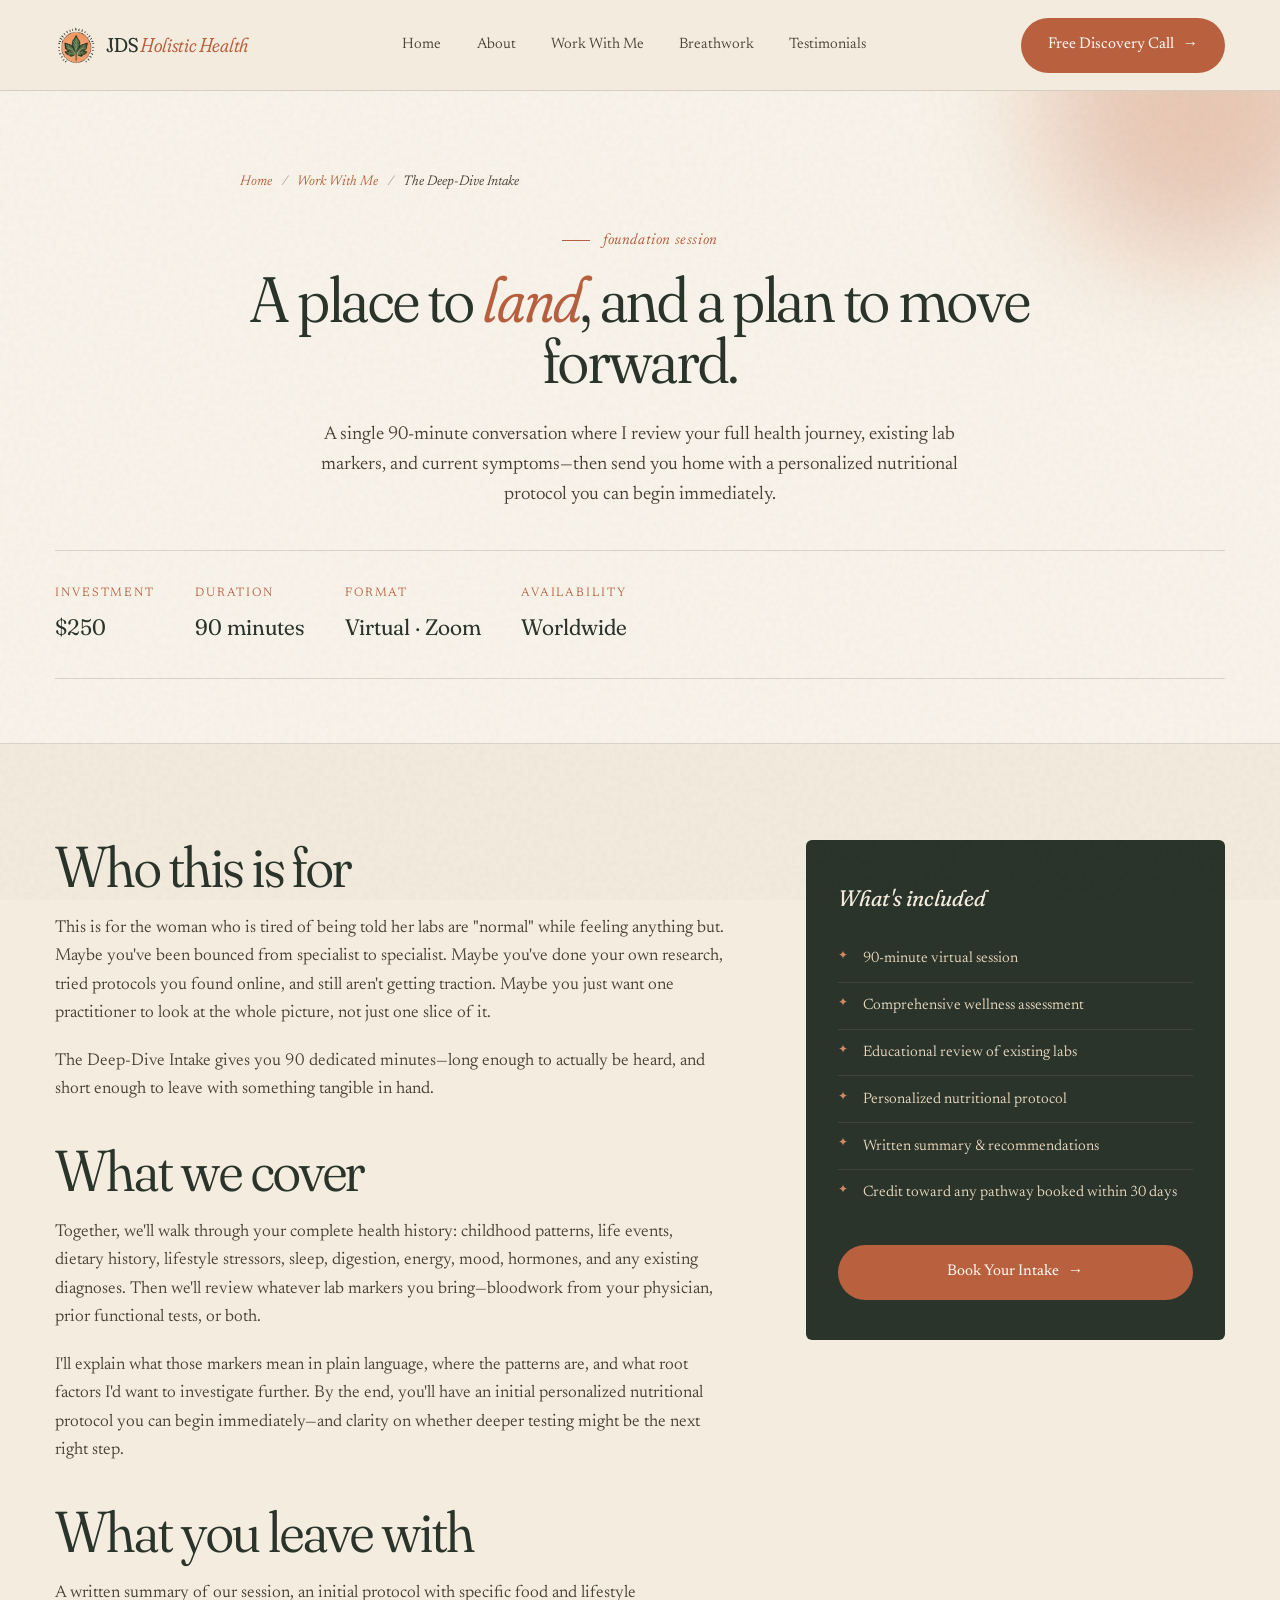
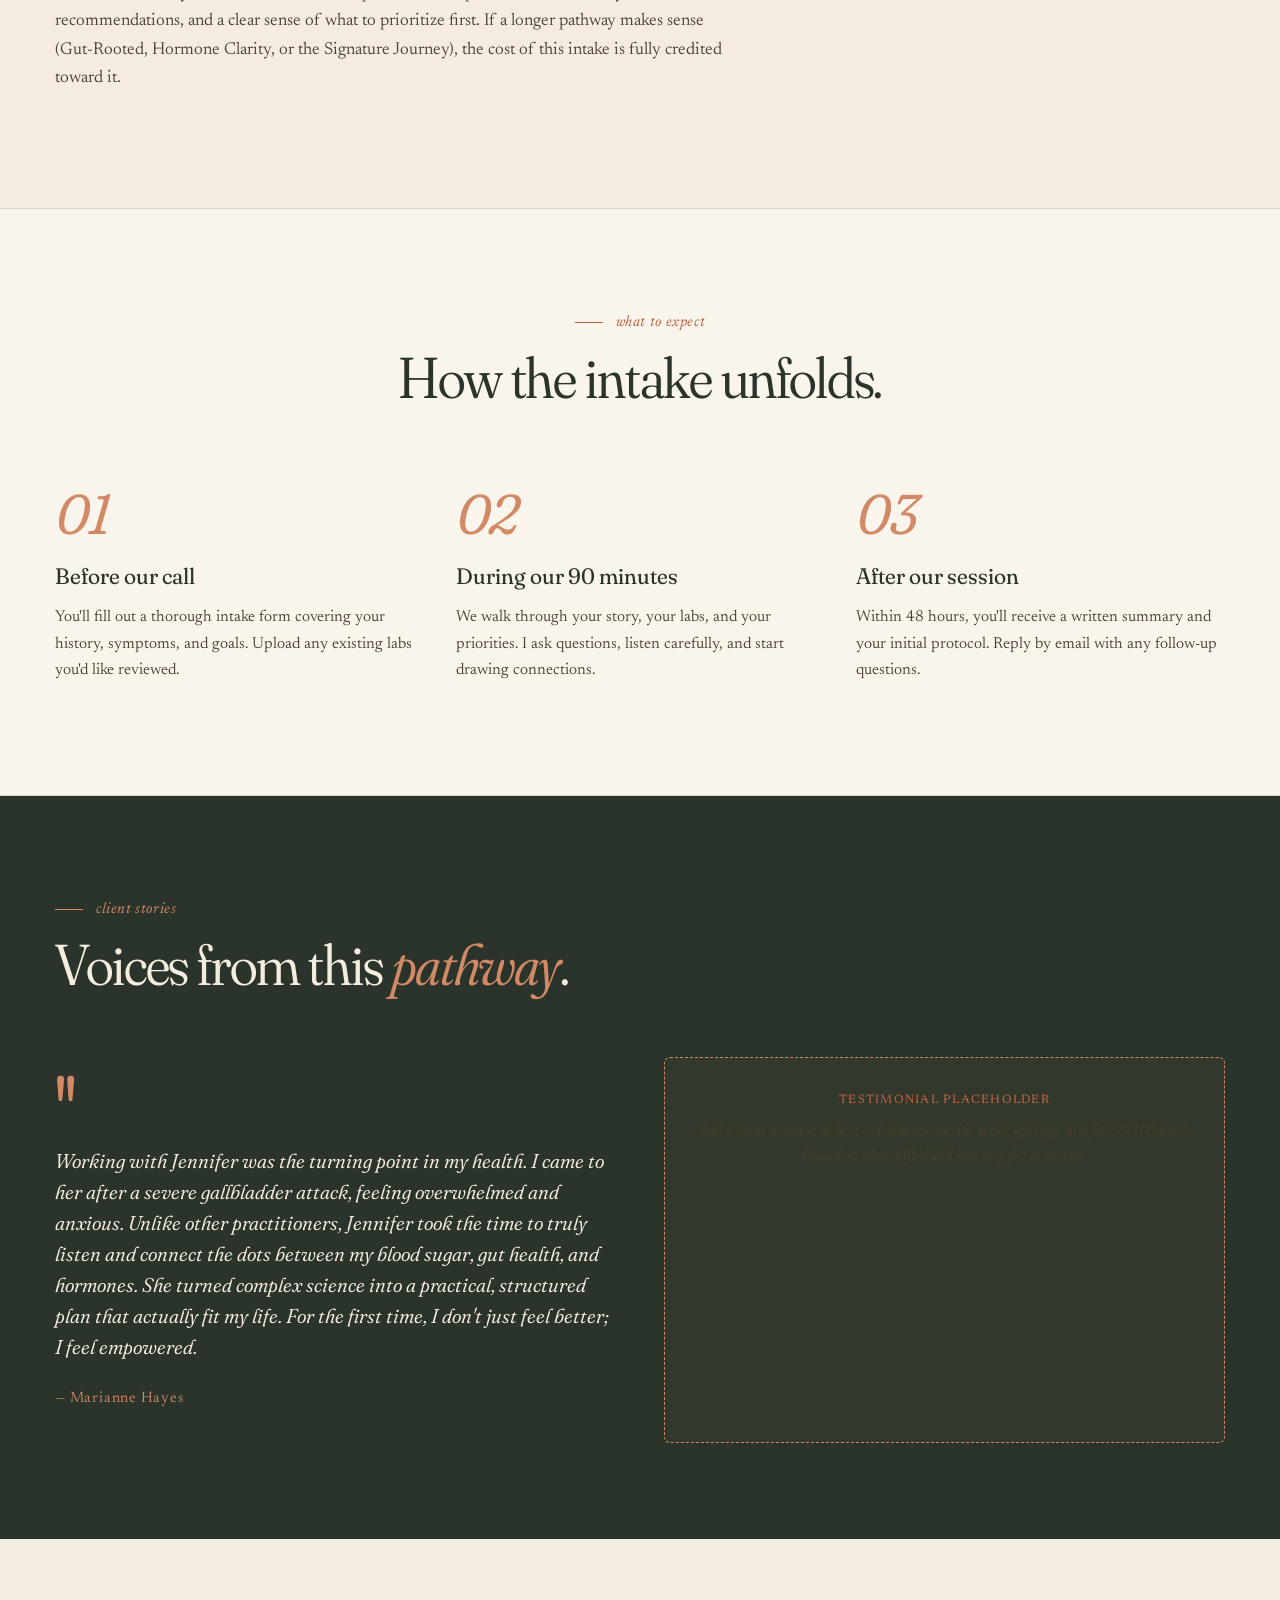
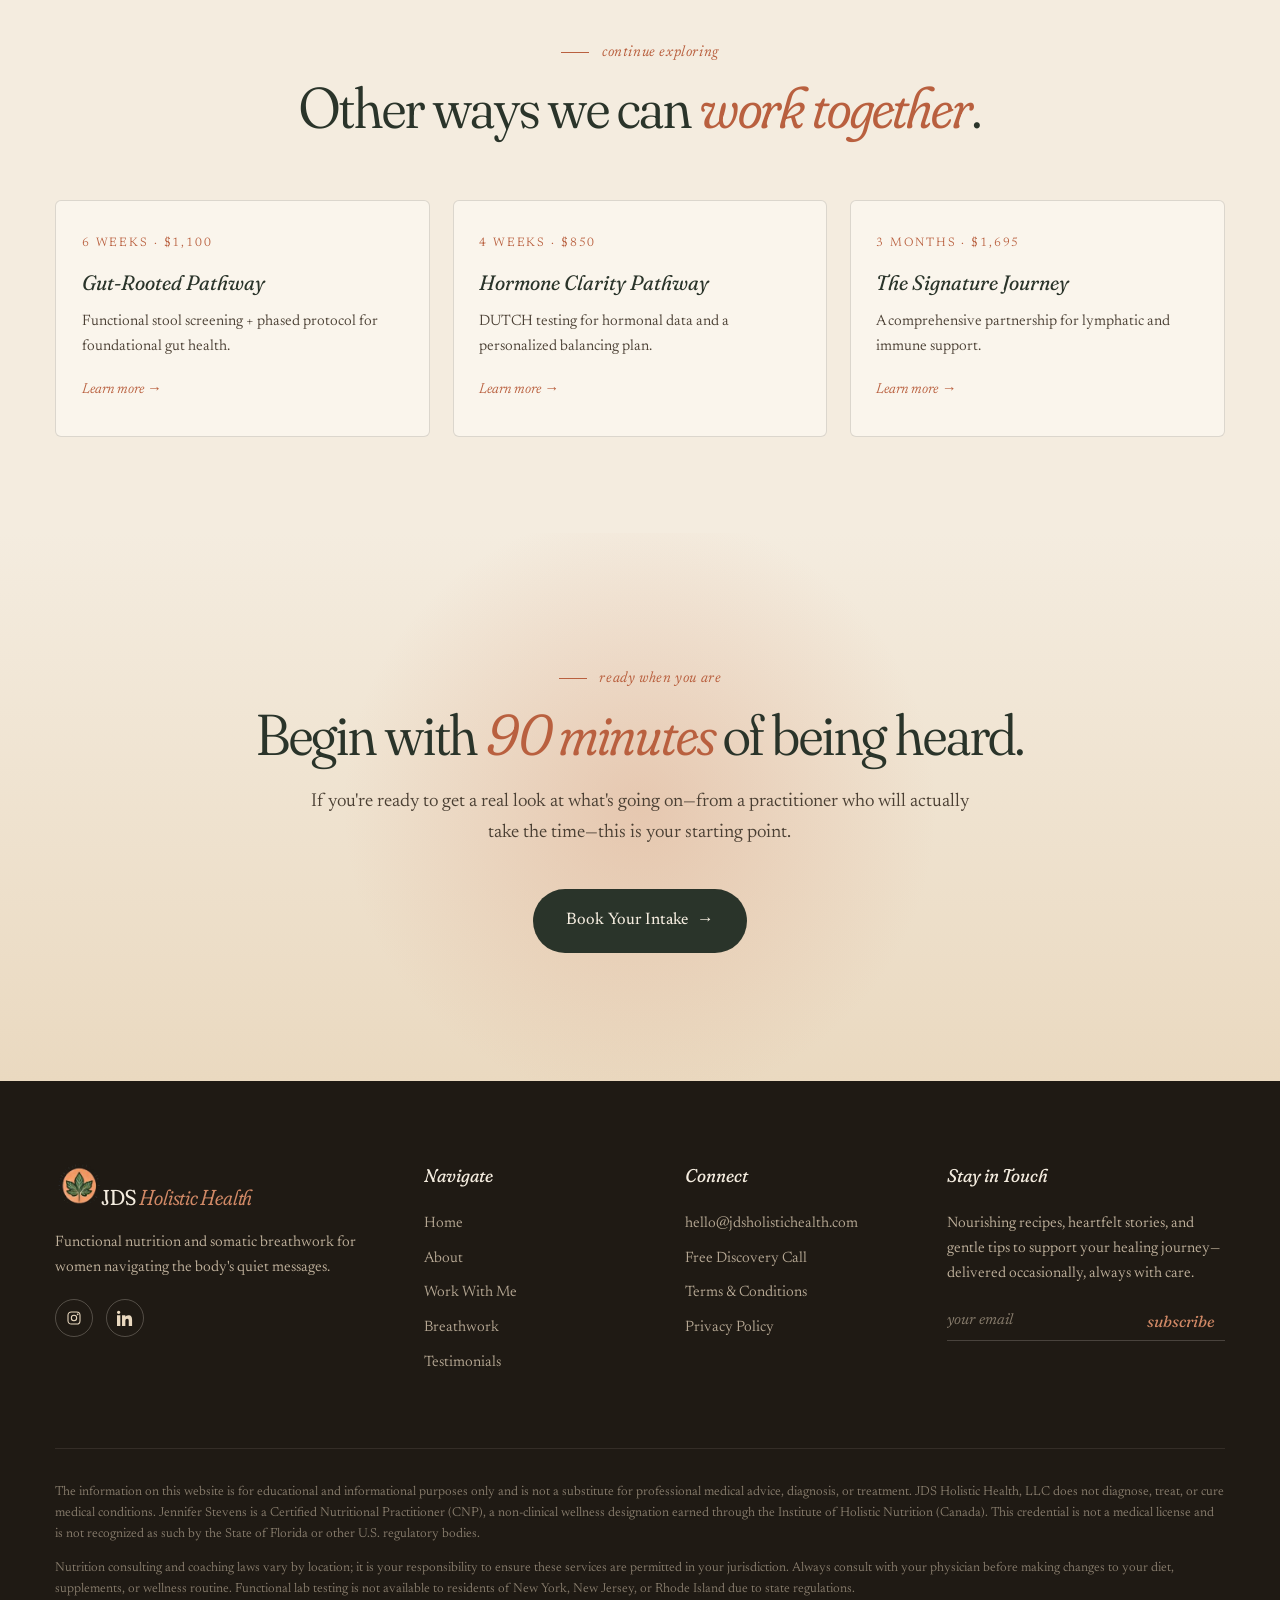
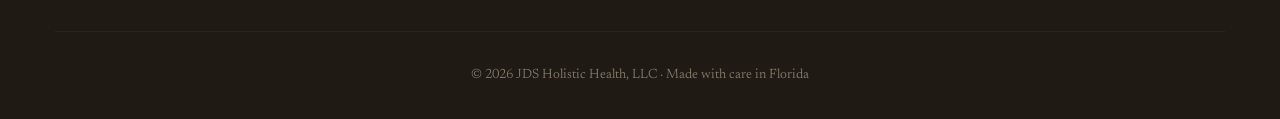
<file: deep-dive-intake.html>
<!DOCTYPE html>
<html lang="en">
<head>
  <meta charset="UTF-8" />
  <meta name="viewport" content="width=device-width, initial-scale=1.0" />
  <title>The Deep-Dive Intake — JDS Holistic Health</title>
  <meta name="description" content="A 90-minute initial consultation to review your health history, existing labs, and current symptoms—and walk away with a clear nutritional plan." />
  <link rel="icon" type="image/svg+xml" href="assets/images/favicon.svg" />
  <link rel="preconnect" href="https://fonts.googleapis.com" />
  <link rel="preconnect" href="https://fonts.gstatic.com" crossorigin />
  <link href="https://fonts.googleapis.com/css2?family=Fraunces:ital,opsz,wght,SOFT@0,9..144,300..900,0..100;1,9..144,300..900,0..100&family=Newsreader:ital,opsz,wght@0,6..72,200..800;1,6..72,200..800&display=swap" rel="stylesheet" />
  <link rel="stylesheet" href="css/styles.css" />
</head>
<body>

  <nav class="site-nav">
    <div class="nav-inner">
      <a href="index.html" class="logo" aria-label="JDS Holistic Health — home"><img src="assets/images/logo-mark.png" alt="" class="logo-mark" /><span class="logo-text">JDS <em>Holistic Health</em></span></a>
      <ul class="nav-links">
        <li><a href="index.html">Home</a></li>
        <li><a href="about.html">About</a></li>
        <li><a href="index.html#pathways">Work With Me</a></li>
        <li><a href="index.html#breathwork">Breathwork</a></li>
        <li><a href="index.html#testimonials">Testimonials</a></li>
      </ul>
      <a href="index.html#cta" class="btn btn-clay nav-cta">Free Discovery Call <span class="arrow">→</span></a>
      <button class="nav-toggle" type="button" aria-label="Open menu" aria-expanded="false" aria-controls="mobile-menu">
        <span class="nav-toggle-bar"></span>
        <span class="nav-toggle-bar"></span>
        <span class="nav-toggle-bar"></span>
      </button>
    </div>
    <div class="mobile-menu" id="mobile-menu" aria-hidden="true">
      <ul class="mobile-menu-links">
        <li><a href="index.html">Home</a></li>
        <li><a href="about.html">About</a></li>
        <li><a href="index.html#pathways">Work With Me</a></li>
        <li><a href="index.html#breathwork">Breathwork</a></li>
        <li><a href="index.html#testimonials">Testimonials</a></li>
      </ul>
      <a href="index.html#cta" class="btn btn-clay mobile-menu-cta">Free Discovery Call <span class="arrow">→</span></a>
    </div>
  </nav>

  <section class="page-hero">
    <div class="blob blob-1"></div>
    <div class="container">
      <div class="page-hero-inner center">
        <div>
          <div class="breadcrumb">
            <a href="index.html">Home</a>
            <span class="sep">/</span>
            <a href="index.html#pathways">Work With Me</a>
            <span class="sep">/</span>
            <span>The Deep-Dive Intake</span>
          </div>
          <div class="eyebrow">Foundation Session</div>
          <h1 class="display">A place to <span class="display-ital">land</span>, and a plan to move forward.</h1>
          <p class="lead">A single 90-minute conversation where I review your full health journey, existing lab markers, and current symptoms—then send you home with a personalized nutritional protocol you can begin immediately.</p>
        </div>
      </div>
      <div class="offering-meta">
        <div class="meta-item">
          <span class="meta-label">Investment</span>
          <span class="meta-value">$250</span>
        </div>
        <div class="meta-item">
          <span class="meta-label">Duration</span>
          <span class="meta-value">90 minutes</span>
        </div>
        <div class="meta-item">
          <span class="meta-label">Format</span>
          <span class="meta-value">Virtual · Zoom</span>
        </div>
        <div class="meta-item">
          <span class="meta-label">Availability</span>
          <span class="meta-value">Worldwide</span>
        </div>
      </div>
    </div>
  </section>

  <section>
    <div class="container">
      <div class="offering-body">
        <div class="offering-prose">
        <h2 class="display">Who this is for</h2>
        <p>This is for the woman who is tired of being told her labs are "normal" while feeling anything but. Maybe you've been bounced from specialist to specialist. Maybe you've done your own research, tried protocols you found online, and still aren't getting traction. Maybe you just want one practitioner to look at the whole picture, not just one slice of it.</p>
        <p>The Deep-Dive Intake gives you 90 dedicated minutes—long enough to actually be heard, and short enough to leave with something tangible in hand.</p>
        <h2 class="display">What we cover</h2>
        <p>Together, we'll walk through your complete health history: childhood patterns, life events, dietary history, lifestyle stressors, sleep, digestion, energy, mood, hormones, and any existing diagnoses. Then we'll review whatever lab markers you bring—bloodwork from your physician, prior functional tests, or both.</p>
        <p>I'll explain what those markers mean in plain language, where the patterns are, and what root factors I'd want to investigate further. By the end, you'll have an initial personalized nutritional protocol you can begin immediately—and clarity on whether deeper testing might be the next right step.</p>
        <h2 class="display">What you leave with</h2>
        <p>A written summary of our session, an initial protocol with specific food and lifestyle recommendations, and a clear sense of what to prioritize first. If a longer pathway makes sense (Gut-Rooted, Hormone Clarity, or the Signature Journey), the cost of this intake is fully credited toward it.</p>
        </div>
        <aside class="offering-sidebar">
          <h3>What's included</h3>
          <ul>
            <li>90-minute virtual session</li>
            <li>Comprehensive wellness assessment</li>
            <li>Educational review of existing labs</li>
            <li>Personalized nutritional protocol</li>
            <li>Written summary &amp; recommendations</li>
            <li>Credit toward any pathway booked within 30 days</li>
          </ul>
          <a href="#" class="btn btn-clay">Book Your Intake <span class="arrow">→</span></a>
        </aside>
      </div>
    </div>
  </section>

  <section style="background: var(--cream-light); border-top: 1px solid var(--line); border-bottom: 1px solid var(--line);">
    <div class="container">
      <div class="section-header center">
        <div class="eyebrow">What to expect</div>
        <h2 class="display">How the intake unfolds.</h2>
      </div>
      <div class="process-grid">
        <div class="process-step">
          <span class="step-num">01</span>
          <h4>Before our call</h4>
          <p>You'll fill out a thorough intake form covering your history, symptoms, and goals. Upload any existing labs you'd like reviewed.</p>
        </div>
        <div class="process-step">
          <span class="step-num">02</span>
          <h4>During our 90 minutes</h4>
          <p>We walk through your story, your labs, and your priorities. I ask questions, listen carefully, and start drawing connections.</p>
        </div>
        <div class="process-step">
          <span class="step-num">03</span>
          <h4>After our session</h4>
          <p>Within 48 hours, you'll receive a written summary and your initial protocol. Reply by email with any follow-up questions.</p>
        </div>
      </div>
    </div>
  </section>

  <section class="testimonials">
    <div class="container">
      <div class="section-header">
        <div class="eyebrow eyebrow-light">Client Stories</div>
        <h2 class="display">Voices from this <span class="display-ital-light">pathway</span>.</h2>
      </div>
      <div class="testimonial-grid">
        <div class="testimonial">
          <span class="quote-mark">"</span>
          <p>Working with Jennifer was the turning point in my health. I came to her after a severe gallbladder attack, feeling overwhelmed and anxious. Unlike other practitioners, Jennifer took the time to truly listen and connect the dots between my blood sugar, gut health, and hormones. She turned complex science into a practical, structured plan that actually fit my life. For the first time, I don't just feel better; I feel empowered.</p>
          <div class="attribution">— Marianne Hayes</div>
        </div>
        <div class="testimonial-placeholder">
          <strong>Testimonial Placeholder</strong>
          Add a client testimonial here—ideally one specific to this offering. Aim for 50-100 words focused on what shifted and how they felt at the end.
        </div>
      </div>
    </div>
  </section>

  <section>
    <div class="container">
      <div class="section-header center">
        <div class="eyebrow">Continue exploring</div>
        <h2 class="display">Other ways we can <span class="display-ital">work together</span>.</h2>
      </div>
      <div class="related-grid">
        <a href="gut-rooted-pathway.html" class="related-card">
          <div class="related-tag">6 weeks · $1,100</div>
          <h4>Gut-Rooted Pathway</h4>
          <p>Functional stool screening + phased protocol for foundational gut health.</p>
          <span class="related-link">Learn more →</span>
        </a>
        <a href="hormone-clarity-pathway.html" class="related-card">
          <div class="related-tag">4 weeks · $850</div>
          <h4>Hormone Clarity Pathway</h4>
          <p>DUTCH testing for hormonal data and a personalized balancing plan.</p>
          <span class="related-link">Learn more →</span>
        </a>
        <a href="signature-journey.html" class="related-card">
          <div class="related-tag">3 months · $1,695</div>
          <h4>The Signature Journey</h4>
          <p>A comprehensive partnership for lymphatic and immune support.</p>
          <span class="related-link">Learn more →</span>
        </a>
      </div>
    </div>
  </section>

  <section class="final-cta" id="cta">
    <div class="container">
      <div class="eyebrow eyebrow-center">Ready when you are</div>
      <h2 class="display">Begin with <span class="display-ital">90 minutes</span> of being heard.</h2>
      <p>If you're ready to get a real look at what's going on—from a practitioner who will actually take the time—this is your starting point.</p>
      <a href="#" class="btn btn-primary btn-large">Book Your Intake <span class="arrow">→</span></a>
    </div>
  </section>

  <footer>
    <div class="container">
      <div class="footer-grid">
        <div>
          <a href="index.html" class="logo" aria-label="JDS Holistic Health — home"><img src="assets/images/logo-mark.png" alt="" class="logo-mark" /><span class="logo-text">JDS <em>Holistic Health</em></span></a>
          <p>Functional nutrition and somatic breathwork for women navigating the body's quiet messages.</p>
          <div class="social">
            <a href="https://www.instagram.com/jdsholistichealth" aria-label="Instagram">
              <svg viewBox="0 0 24 24" fill="none" stroke="currentColor" stroke-width="1.6" aria-hidden="true">
                <rect x="3" y="3" width="18" height="18" rx="5"/>
                <circle cx="12" cy="12" r="4"/>
                <circle cx="17.5" cy="6.5" r="0.5" fill="currentColor"/>
              </svg>
            </a>
            <a href="https://www.linkedin.com/in/jenniferdstevens/" aria-label="LinkedIn">
              <svg viewBox="0 0 24 24" fill="currentColor" aria-hidden="true">
                <path d="M4.98 3.5C4.98 4.881 3.87 6 2.5 6S0 4.881 0 3.5 1.119 1 2.5 1s2.48 1.119 2.48 2.5zM0 8h5v16H0V8zm7.982 0H12.5v2.186h.066c.628-1.182 2.158-2.43 4.439-2.43 4.748 0 5.625 3.124 5.625 7.187V24h-5v-7.116c0-1.696-.029-3.878-2.362-3.878-2.366 0-2.728 1.85-2.728 3.76V24h-5V8z"/>
              </svg>
            </a>
          </div>
        </div>
        <div>
          <h4>Navigate</h4>
          <ul>
            <li><a href="index.html">Home</a></li>
            <li><a href="about.html">About</a></li>
            <li><a href="index.html#pathways">Work With Me</a></li>
            <li><a href="index.html#breathwork">Breathwork</a></li>
            <li><a href="index.html#testimonials">Testimonials</a></li>
          </ul>
        </div>
        <div>
          <h4>Connect</h4>
          <ul>
            <li><a href="mailto:hello@jdsholistichealth.com">hello@jdsholistichealth.com</a></li>
            <li><a href="#">Free Discovery Call</a></li>
            <li><a href="#">Terms &amp; Conditions</a></li>
            <li><a href="#">Privacy Policy</a></li>
          </ul>
        </div>
        <div>
          <h4>Stay in Touch</h4>
          <p class="newsletter-blurb">Nourishing recipes, heartfelt stories, and gentle tips to support your healing journey—delivered occasionally, always with care.</p>
          <form class="newsletter-form" id="newsletter">
            <input type="email" placeholder="your email" required aria-label="Email address" />
            <button type="submit">subscribe</button>
          </form>
        </div>
      </div>
      <div class="disclaimer">
        <p>The information on this website is for educational and informational purposes only and is not a substitute for professional medical advice, diagnosis, or treatment. JDS Holistic Health, LLC does not diagnose, treat, or cure medical conditions. Jennifer Stevens is a Certified Nutritional Practitioner (CNP), a non-clinical wellness designation earned through the Institute of Holistic Nutrition (Canada). This credential is not a medical license and is not recognized as such by the State of Florida or other U.S. regulatory bodies.</p>
        <p>Nutrition consulting and coaching laws vary by location; it is your responsibility to ensure these services are permitted in your jurisdiction. Always consult with your physician before making changes to your diet, supplements, or wellness routine. Functional lab testing is not available to residents of New York, New Jersey, or Rhode Island due to state regulations.</p>
      </div>
      <div class="copyright">© <span id="year">2026</span> JDS Holistic Health, LLC · Made with care in Florida</div>
    </div>
  </footer>

  <script src="js/main.js"></script>
</body>
</html>
</file>
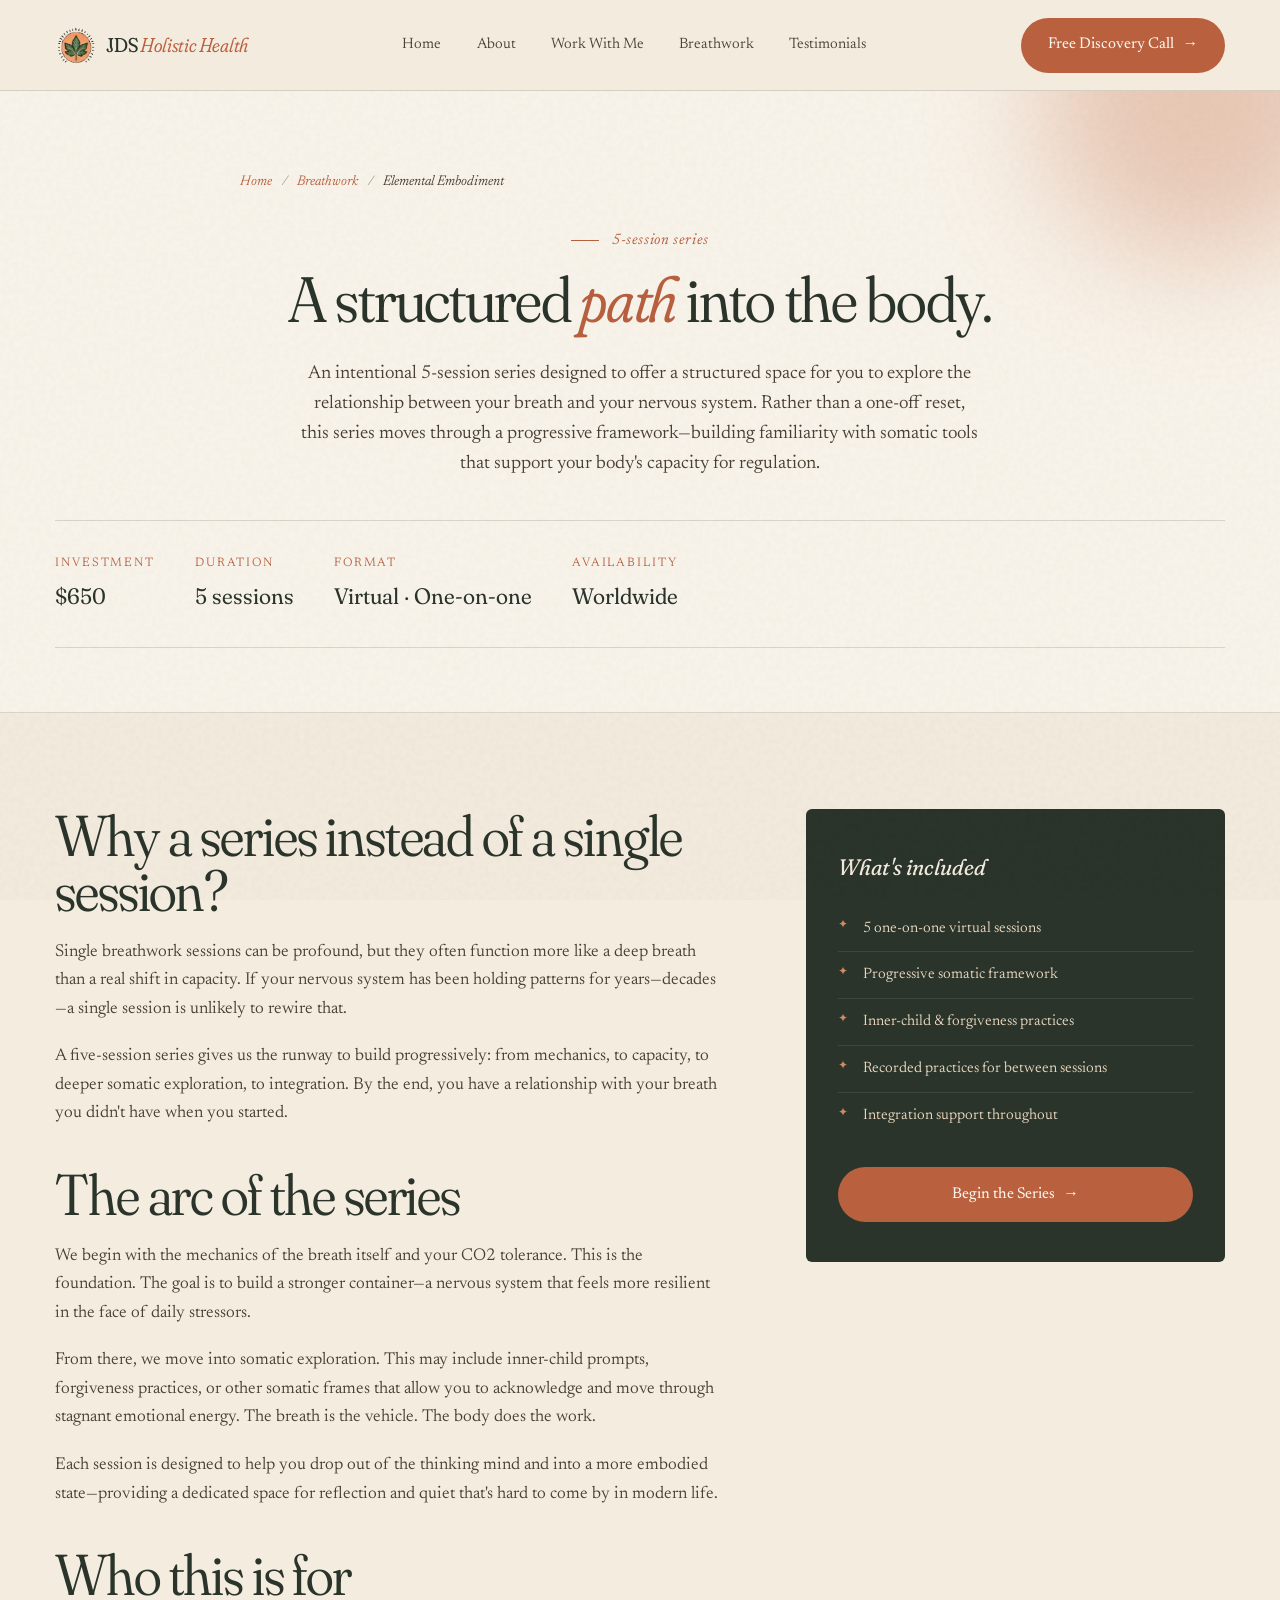
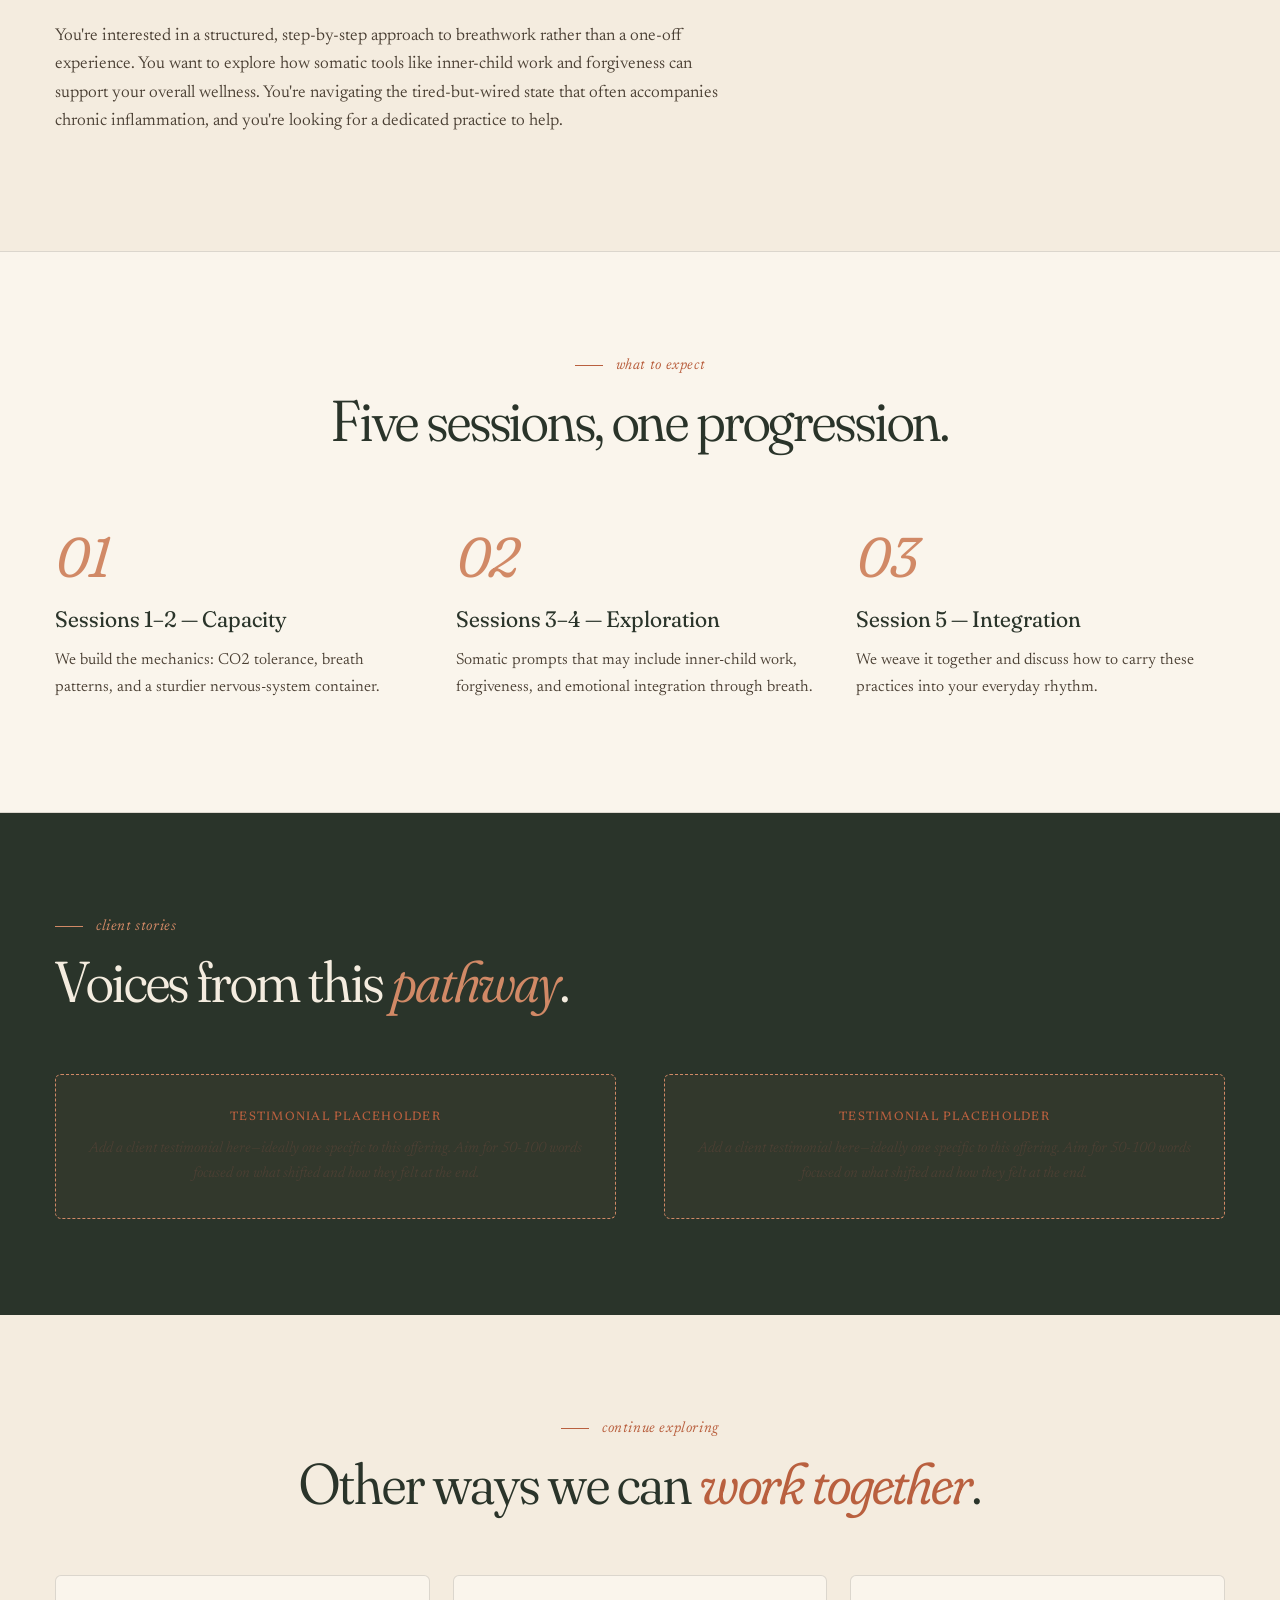
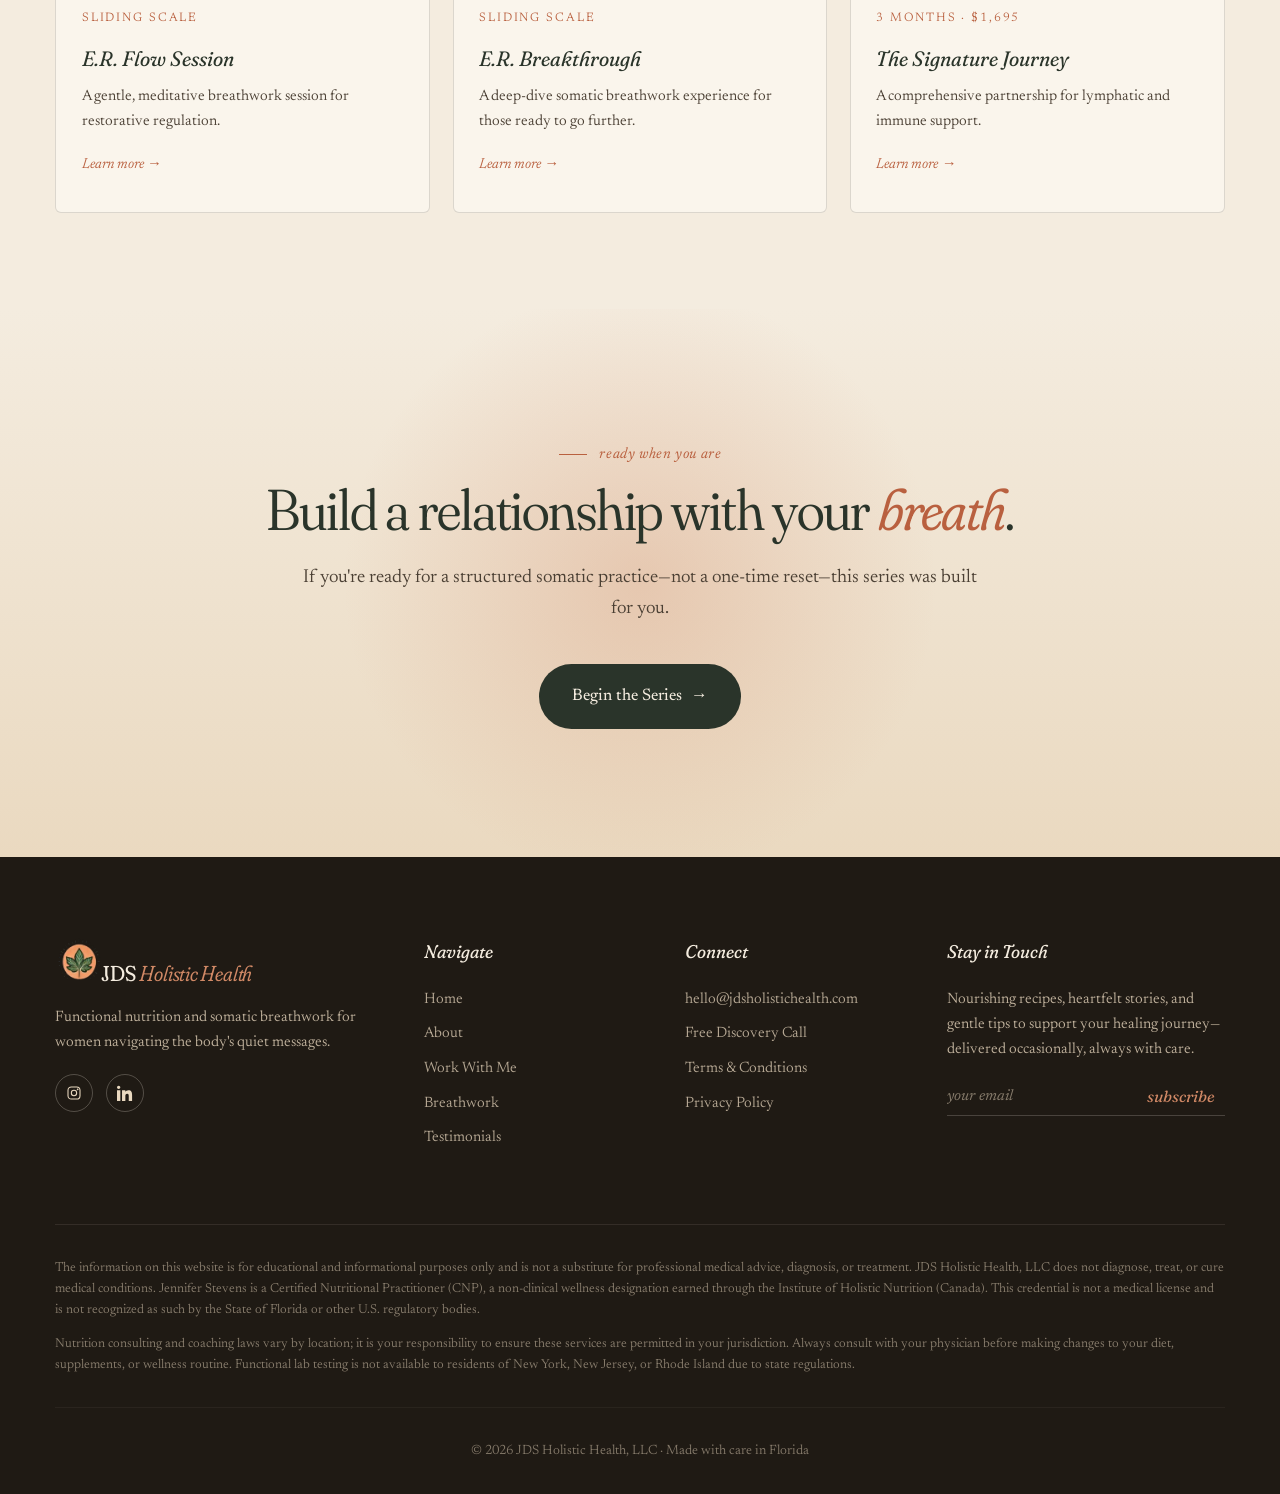
<file: elemental-embodiment.html>
<!DOCTYPE html>
<html lang="en">
<head>
  <meta charset="UTF-8" />
  <meta name="viewport" content="width=device-width, initial-scale=1.0" />
  <title>Elemental Embodiment — JDS Holistic Health</title>
  <meta name="description" content="A structured 5-session somatic breathwork series for nervous system capacity, inner-child work, and embodied presence." />
  <link rel="icon" type="image/svg+xml" href="assets/images/favicon.svg" />
  <link rel="preconnect" href="https://fonts.googleapis.com" />
  <link rel="preconnect" href="https://fonts.gstatic.com" crossorigin />
  <link href="https://fonts.googleapis.com/css2?family=Fraunces:ital,opsz,wght,SOFT@0,9..144,300..900,0..100;1,9..144,300..900,0..100&family=Newsreader:ital,opsz,wght@0,6..72,200..800;1,6..72,200..800&display=swap" rel="stylesheet" />
  <link rel="stylesheet" href="css/styles.css" />
</head>
<body>

  <nav class="site-nav">
    <div class="nav-inner">
      <a href="index.html" class="logo" aria-label="JDS Holistic Health — home"><img src="assets/images/logo-mark.png" alt="" class="logo-mark" /><span class="logo-text">JDS <em>Holistic Health</em></span></a>
      <ul class="nav-links">
        <li><a href="index.html">Home</a></li>
        <li><a href="about.html">About</a></li>
        <li><a href="index.html#pathways">Work With Me</a></li>
        <li><a href="index.html#breathwork">Breathwork</a></li>
        <li><a href="index.html#testimonials">Testimonials</a></li>
      </ul>
      <a href="index.html#cta" class="btn btn-clay nav-cta">Free Discovery Call <span class="arrow">→</span></a>
      <button class="nav-toggle" type="button" aria-label="Open menu" aria-expanded="false" aria-controls="mobile-menu">
        <span class="nav-toggle-bar"></span>
        <span class="nav-toggle-bar"></span>
        <span class="nav-toggle-bar"></span>
      </button>
    </div>
    <div class="mobile-menu" id="mobile-menu" aria-hidden="true">
      <ul class="mobile-menu-links">
        <li><a href="index.html">Home</a></li>
        <li><a href="about.html">About</a></li>
        <li><a href="index.html#pathways">Work With Me</a></li>
        <li><a href="index.html#breathwork">Breathwork</a></li>
        <li><a href="index.html#testimonials">Testimonials</a></li>
      </ul>
      <a href="index.html#cta" class="btn btn-clay mobile-menu-cta">Free Discovery Call <span class="arrow">→</span></a>
    </div>
  </nav>

  <section class="page-hero">
    <div class="blob blob-1"></div>
    <div class="container">
      <div class="page-hero-inner center">
        <div>
          <div class="breadcrumb">
            <a href="index.html">Home</a>
            <span class="sep">/</span>
            <a href="index.html#pathways">Breathwork</a>
            <span class="sep">/</span>
            <span>Elemental Embodiment</span>
          </div>
          <div class="eyebrow">5-Session Series</div>
          <h1 class="display">A structured <span class="display-ital">path</span> into the body.</h1>
          <p class="lead">An intentional 5-session series designed to offer a structured space for you to explore the relationship between your breath and your nervous system. Rather than a one-off reset, this series moves through a progressive framework—building familiarity with somatic tools that support your body's capacity for regulation.</p>
        </div>
      </div>
      <div class="offering-meta">
        <div class="meta-item">
          <span class="meta-label">Investment</span>
          <span class="meta-value">$650</span>
        </div>
        <div class="meta-item">
          <span class="meta-label">Duration</span>
          <span class="meta-value">5 sessions</span>
        </div>
        <div class="meta-item">
          <span class="meta-label">Format</span>
          <span class="meta-value">Virtual · One-on-one</span>
        </div>
        <div class="meta-item">
          <span class="meta-label">Availability</span>
          <span class="meta-value">Worldwide</span>
        </div>
      </div>
    </div>
  </section>

  <section>
    <div class="container">
      <div class="offering-body">
        <div class="offering-prose">
        <h2 class="display">Why a series instead of a single session?</h2>
        <p>Single breathwork sessions can be profound, but they often function more like a deep breath than a real shift in capacity. If your nervous system has been holding patterns for years—decades—a single session is unlikely to rewire that.</p>
        <p>A five-session series gives us the runway to build progressively: from mechanics, to capacity, to deeper somatic exploration, to integration. By the end, you have a relationship with your breath you didn't have when you started.</p>
        <h2 class="display">The arc of the series</h2>
        <p>We begin with the mechanics of the breath itself and your CO2 tolerance. This is the foundation. The goal is to build a stronger container—a nervous system that feels more resilient in the face of daily stressors.</p>
        <p>From there, we move into somatic exploration. This may include inner-child prompts, forgiveness practices, or other somatic frames that allow you to acknowledge and move through stagnant emotional energy. The breath is the vehicle. The body does the work.</p>
        <p>Each session is designed to help you drop out of the thinking mind and into a more embodied state—providing a dedicated space for reflection and quiet that's hard to come by in modern life.</p>
        <h2 class="display">Who this is for</h2>
        <p>You're interested in a structured, step-by-step approach to breathwork rather than a one-off experience. You want to explore how somatic tools like inner-child work and forgiveness can support your overall wellness. You're navigating the tired-but-wired state that often accompanies chronic inflammation, and you're looking for a dedicated practice to help.</p>
        </div>
        <aside class="offering-sidebar">
          <h3>What's included</h3>
          <ul>
            <li>5 one-on-one virtual sessions</li>
            <li>Progressive somatic framework</li>
            <li>Inner-child &amp; forgiveness practices</li>
            <li>Recorded practices for between sessions</li>
            <li>Integration support throughout</li>
          </ul>
          <a href="#" class="btn btn-clay">Begin the Series <span class="arrow">→</span></a>
        </aside>
      </div>
    </div>
  </section>

  <section style="background: var(--cream-light); border-top: 1px solid var(--line); border-bottom: 1px solid var(--line);">
    <div class="container">
      <div class="section-header center">
        <div class="eyebrow">What to expect</div>
        <h2 class="display">Five sessions, one progression.</h2>
      </div>
      <div class="process-grid">
        <div class="process-step">
          <span class="step-num">01</span>
          <h4>Sessions 1–2 — Capacity</h4>
          <p>We build the mechanics: CO2 tolerance, breath patterns, and a sturdier nervous-system container.</p>
        </div>
        <div class="process-step">
          <span class="step-num">02</span>
          <h4>Sessions 3–4 — Exploration</h4>
          <p>Somatic prompts that may include inner-child work, forgiveness, and emotional integration through breath.</p>
        </div>
        <div class="process-step">
          <span class="step-num">03</span>
          <h4>Session 5 — Integration</h4>
          <p>We weave it together and discuss how to carry these practices into your everyday rhythm.</p>
        </div>
      </div>
    </div>
  </section>

  <section class="testimonials">
    <div class="container">
      <div class="section-header">
        <div class="eyebrow eyebrow-light">Client Stories</div>
        <h2 class="display">Voices from this <span class="display-ital-light">pathway</span>.</h2>
      </div>
      <div class="testimonial-grid">
        <div class="testimonial-placeholder">
          <strong>Testimonial Placeholder</strong>
          Add a client testimonial here—ideally one specific to this offering. Aim for 50-100 words focused on what shifted and how they felt at the end.
        </div>
        <div class="testimonial-placeholder">
          <strong>Testimonial Placeholder</strong>
          Add a client testimonial here—ideally one specific to this offering. Aim for 50-100 words focused on what shifted and how they felt at the end.
        </div>
      </div>
    </div>
  </section>

  <section>
    <div class="container">
      <div class="section-header center">
        <div class="eyebrow">Continue exploring</div>
        <h2 class="display">Other ways we can <span class="display-ital">work together</span>.</h2>
      </div>
      <div class="related-grid">
        <a href="er-flow.html" class="related-card">
          <div class="related-tag">Sliding scale</div>
          <h4>E.R. Flow Session</h4>
          <p>A gentle, meditative breathwork session for restorative regulation.</p>
          <span class="related-link">Learn more →</span>
        </a>
        <a href="er-breakthrough.html" class="related-card">
          <div class="related-tag">Sliding scale</div>
          <h4>E.R. Breakthrough</h4>
          <p>A deep-dive somatic breathwork experience for those ready to go further.</p>
          <span class="related-link">Learn more →</span>
        </a>
        <a href="signature-journey.html" class="related-card">
          <div class="related-tag">3 months · $1,695</div>
          <h4>The Signature Journey</h4>
          <p>A comprehensive partnership for lymphatic and immune support.</p>
          <span class="related-link">Learn more →</span>
        </a>
      </div>
    </div>
  </section>

  <section class="final-cta" id="cta">
    <div class="container">
      <div class="eyebrow eyebrow-center">Ready when you are</div>
      <h2 class="display">Build a relationship with your <span class="display-ital">breath</span>.</h2>
      <p>If you're ready for a structured somatic practice—not a one-time reset—this series was built for you.</p>
      <a href="#" class="btn btn-primary btn-large">Begin the Series <span class="arrow">→</span></a>
    </div>
  </section>

  <footer>
    <div class="container">
      <div class="footer-grid">
        <div>
          <a href="index.html" class="logo" aria-label="JDS Holistic Health — home"><img src="assets/images/logo-mark.png" alt="" class="logo-mark" /><span class="logo-text">JDS <em>Holistic Health</em></span></a>
          <p>Functional nutrition and somatic breathwork for women navigating the body's quiet messages.</p>
          <div class="social">
            <a href="https://www.instagram.com/jdsholistichealth" aria-label="Instagram">
              <svg viewBox="0 0 24 24" fill="none" stroke="currentColor" stroke-width="1.6" aria-hidden="true">
                <rect x="3" y="3" width="18" height="18" rx="5"/>
                <circle cx="12" cy="12" r="4"/>
                <circle cx="17.5" cy="6.5" r="0.5" fill="currentColor"/>
              </svg>
            </a>
            <a href="https://www.linkedin.com/in/jenniferdstevens/" aria-label="LinkedIn">
              <svg viewBox="0 0 24 24" fill="currentColor" aria-hidden="true">
                <path d="M4.98 3.5C4.98 4.881 3.87 6 2.5 6S0 4.881 0 3.5 1.119 1 2.5 1s2.48 1.119 2.48 2.5zM0 8h5v16H0V8zm7.982 0H12.5v2.186h.066c.628-1.182 2.158-2.43 4.439-2.43 4.748 0 5.625 3.124 5.625 7.187V24h-5v-7.116c0-1.696-.029-3.878-2.362-3.878-2.366 0-2.728 1.85-2.728 3.76V24h-5V8z"/>
              </svg>
            </a>
          </div>
        </div>
        <div>
          <h4>Navigate</h4>
          <ul>
            <li><a href="index.html">Home</a></li>
            <li><a href="about.html">About</a></li>
            <li><a href="index.html#pathways">Work With Me</a></li>
            <li><a href="index.html#breathwork">Breathwork</a></li>
            <li><a href="index.html#testimonials">Testimonials</a></li>
          </ul>
        </div>
        <div>
          <h4>Connect</h4>
          <ul>
            <li><a href="mailto:hello@jdsholistichealth.com">hello@jdsholistichealth.com</a></li>
            <li><a href="#">Free Discovery Call</a></li>
            <li><a href="#">Terms &amp; Conditions</a></li>
            <li><a href="#">Privacy Policy</a></li>
          </ul>
        </div>
        <div>
          <h4>Stay in Touch</h4>
          <p class="newsletter-blurb">Nourishing recipes, heartfelt stories, and gentle tips to support your healing journey—delivered occasionally, always with care.</p>
          <form class="newsletter-form" id="newsletter">
            <input type="email" placeholder="your email" required aria-label="Email address" />
            <button type="submit">subscribe</button>
          </form>
        </div>
      </div>
      <div class="disclaimer">
        <p>The information on this website is for educational and informational purposes only and is not a substitute for professional medical advice, diagnosis, or treatment. JDS Holistic Health, LLC does not diagnose, treat, or cure medical conditions. Jennifer Stevens is a Certified Nutritional Practitioner (CNP), a non-clinical wellness designation earned through the Institute of Holistic Nutrition (Canada). This credential is not a medical license and is not recognized as such by the State of Florida or other U.S. regulatory bodies.</p>
        <p>Nutrition consulting and coaching laws vary by location; it is your responsibility to ensure these services are permitted in your jurisdiction. Always consult with your physician before making changes to your diet, supplements, or wellness routine. Functional lab testing is not available to residents of New York, New Jersey, or Rhode Island due to state regulations.</p>
      </div>
      <div class="copyright">© <span id="year">2026</span> JDS Holistic Health, LLC · Made with care in Florida</div>
    </div>
  </footer>

  <script src="js/main.js"></script>
</body>
</html>
</file>
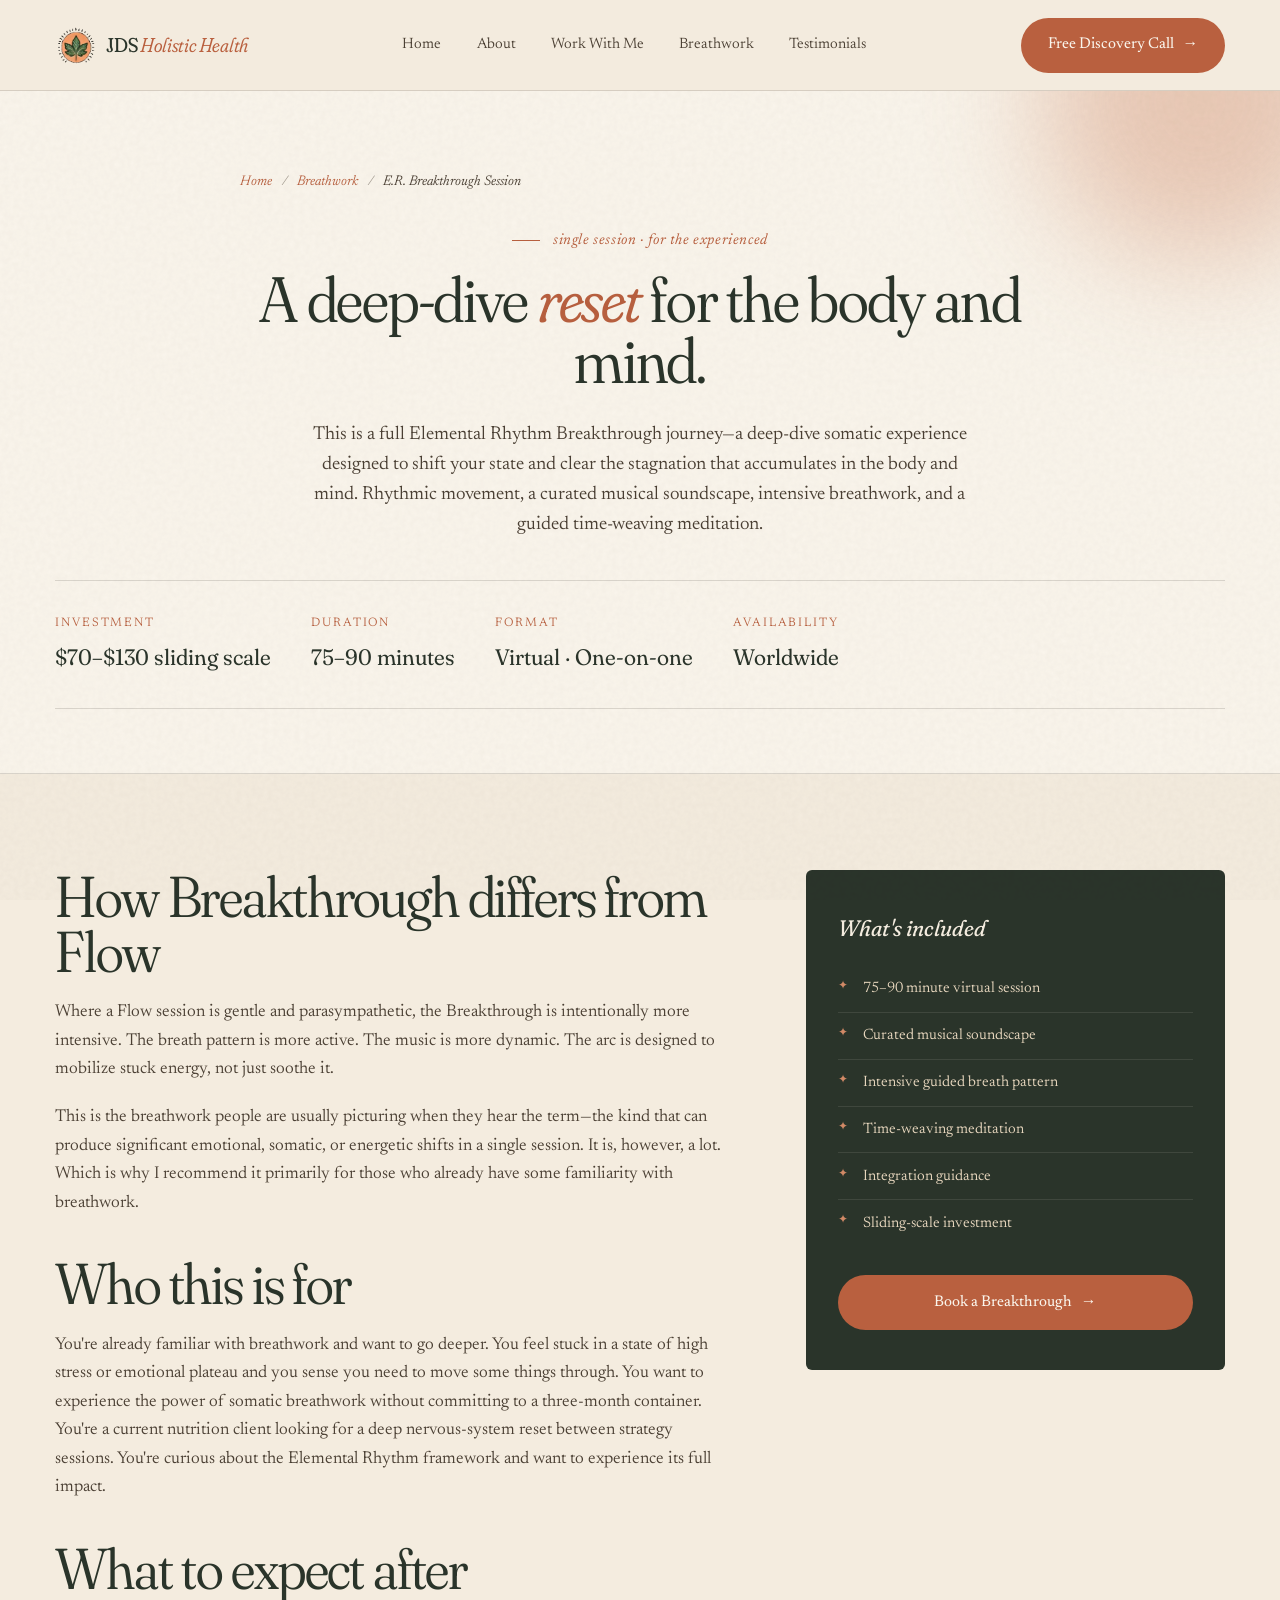
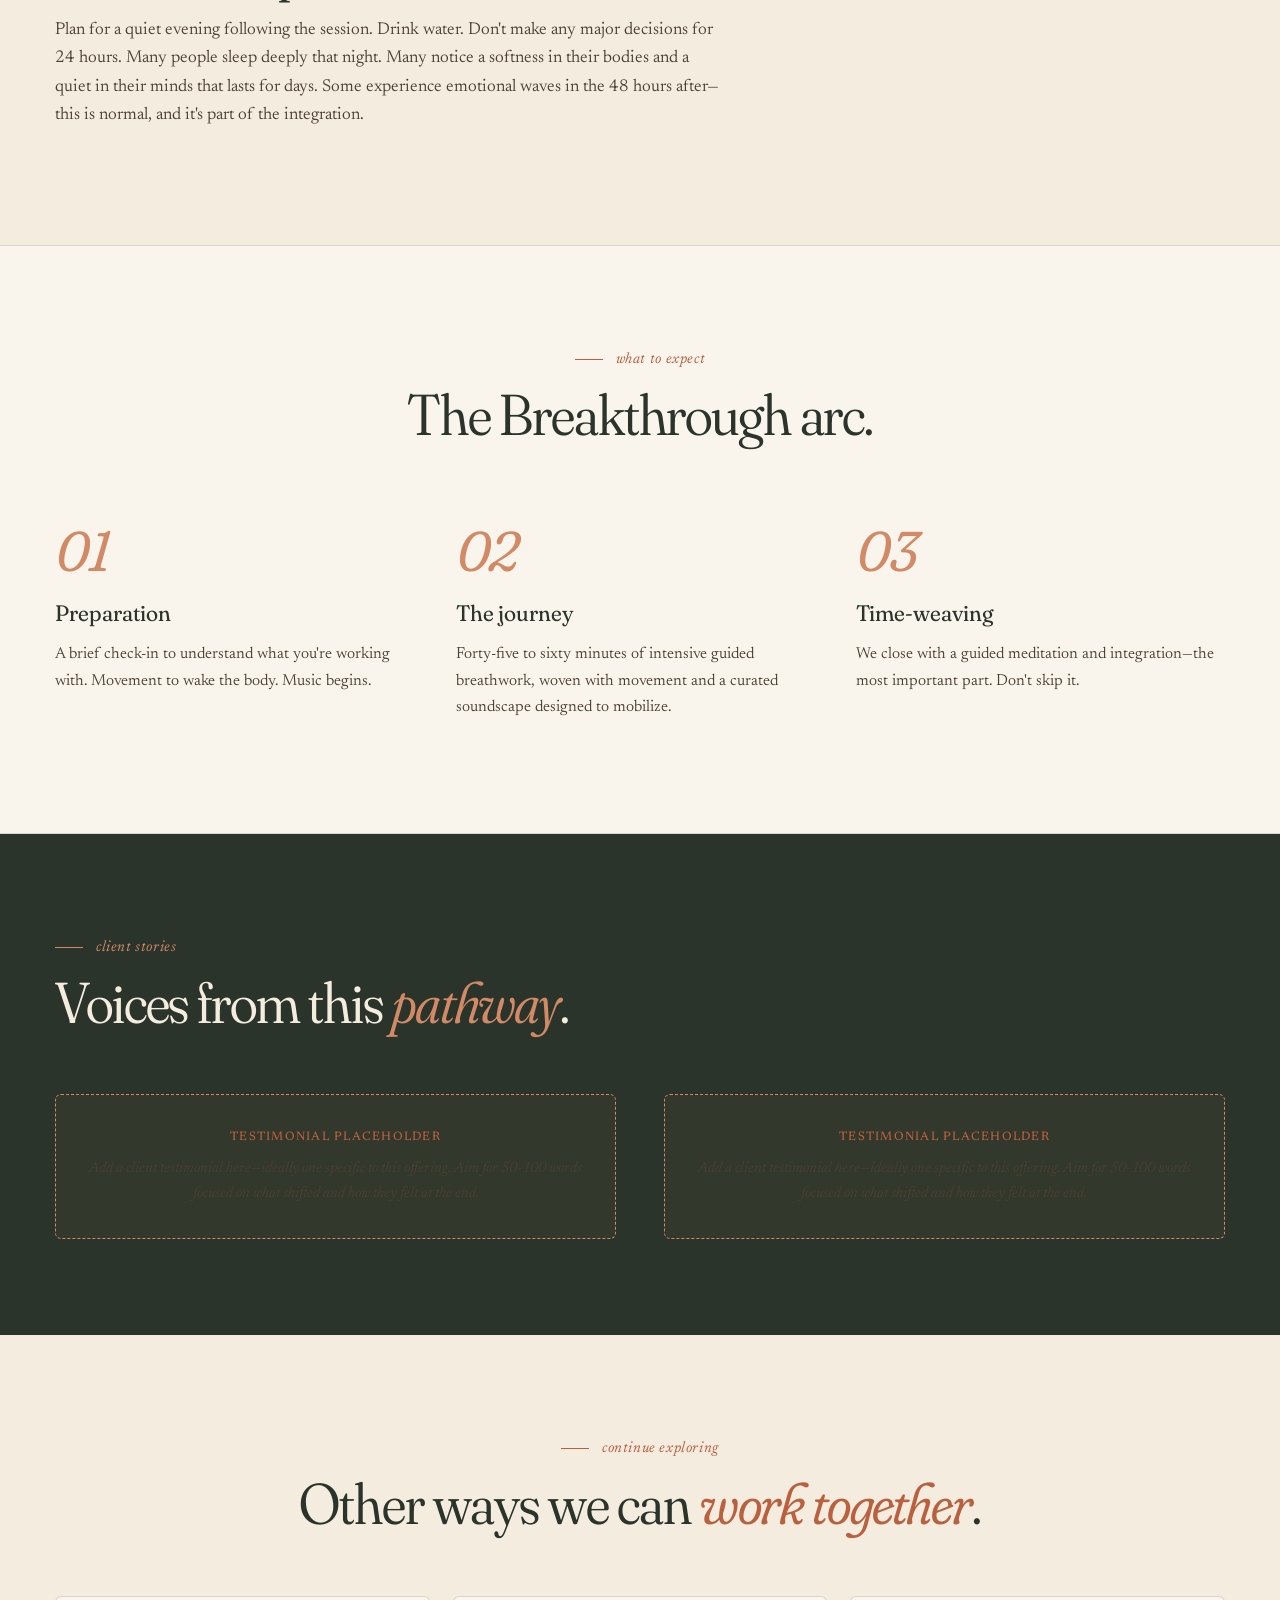
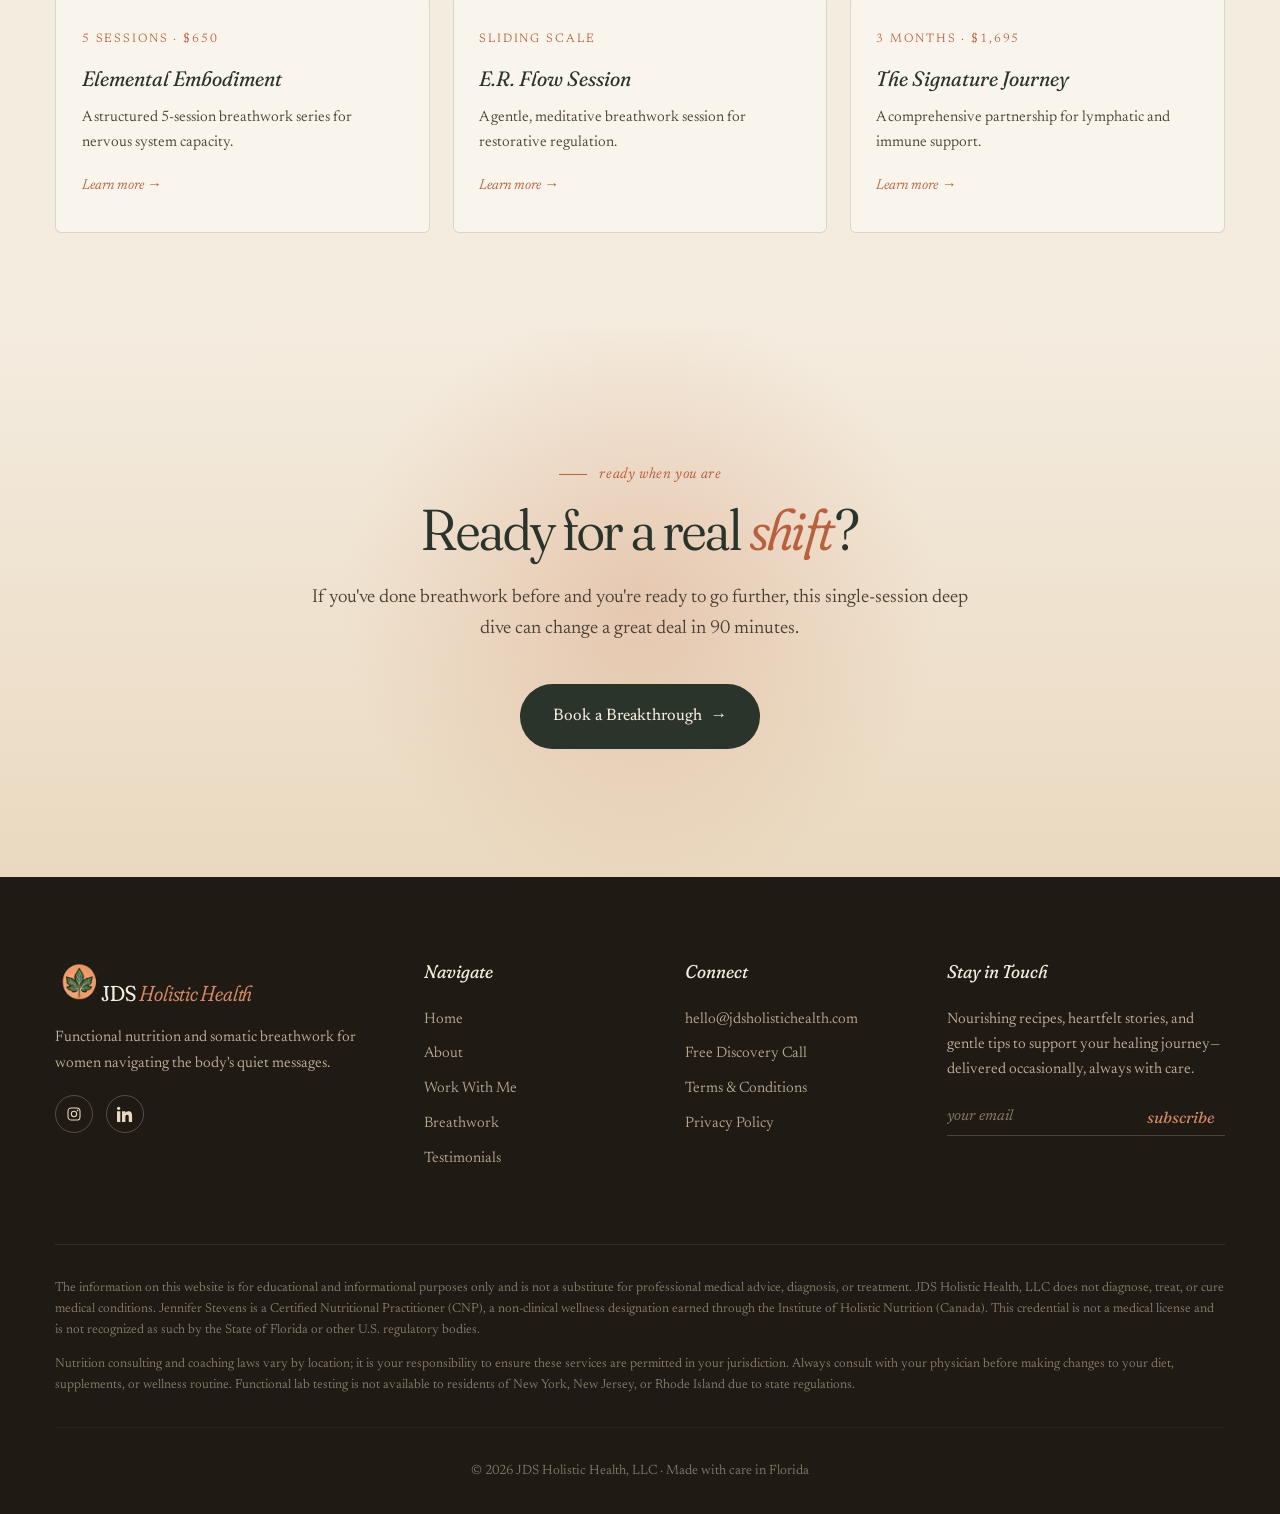
<file: er-breakthrough.html>
<!DOCTYPE html>
<html lang="en">
<head>
  <meta charset="UTF-8" />
  <meta name="viewport" content="width=device-width, initial-scale=1.0" />
  <title>E.R. Breakthrough Session — JDS Holistic Health</title>
  <meta name="description" content="A deep-dive somatic breathwork experience using intensive breath, music, and meditation to shift state and clear stagnation. Sliding scale, 75–90 minutes." />
  <link rel="icon" type="image/svg+xml" href="assets/images/favicon.svg" />
  <link rel="preconnect" href="https://fonts.googleapis.com" />
  <link rel="preconnect" href="https://fonts.gstatic.com" crossorigin />
  <link href="https://fonts.googleapis.com/css2?family=Fraunces:ital,opsz,wght,SOFT@0,9..144,300..900,0..100;1,9..144,300..900,0..100&family=Newsreader:ital,opsz,wght@0,6..72,200..800;1,6..72,200..800&display=swap" rel="stylesheet" />
  <link rel="stylesheet" href="css/styles.css" />
</head>
<body>

  <nav class="site-nav">
    <div class="nav-inner">
      <a href="index.html" class="logo" aria-label="JDS Holistic Health — home"><img src="assets/images/logo-mark.png" alt="" class="logo-mark" /><span class="logo-text">JDS <em>Holistic Health</em></span></a>
      <ul class="nav-links">
        <li><a href="index.html">Home</a></li>
        <li><a href="about.html">About</a></li>
        <li><a href="index.html#pathways">Work With Me</a></li>
        <li><a href="index.html#breathwork">Breathwork</a></li>
        <li><a href="index.html#testimonials">Testimonials</a></li>
      </ul>
      <a href="index.html#cta" class="btn btn-clay nav-cta">Free Discovery Call <span class="arrow">→</span></a>
      <button class="nav-toggle" type="button" aria-label="Open menu" aria-expanded="false" aria-controls="mobile-menu">
        <span class="nav-toggle-bar"></span>
        <span class="nav-toggle-bar"></span>
        <span class="nav-toggle-bar"></span>
      </button>
    </div>
    <div class="mobile-menu" id="mobile-menu" aria-hidden="true">
      <ul class="mobile-menu-links">
        <li><a href="index.html">Home</a></li>
        <li><a href="about.html">About</a></li>
        <li><a href="index.html#pathways">Work With Me</a></li>
        <li><a href="index.html#breathwork">Breathwork</a></li>
        <li><a href="index.html#testimonials">Testimonials</a></li>
      </ul>
      <a href="index.html#cta" class="btn btn-clay mobile-menu-cta">Free Discovery Call <span class="arrow">→</span></a>
    </div>
  </nav>

  <section class="page-hero">
    <div class="blob blob-1"></div>
    <div class="container">
      <div class="page-hero-inner center">
        <div>
          <div class="breadcrumb">
            <a href="index.html">Home</a>
            <span class="sep">/</span>
            <a href="index.html#pathways">Breathwork</a>
            <span class="sep">/</span>
            <span>E.R. Breakthrough Session</span>
          </div>
          <div class="eyebrow">Single Session · For the Experienced</div>
          <h1 class="display">A deep-dive <span class="display-ital">reset</span> for the body and mind.</h1>
          <p class="lead">This is a full Elemental Rhythm Breakthrough journey—a deep-dive somatic experience designed to shift your state and clear the stagnation that accumulates in the body and mind. Rhythmic movement, a curated musical soundscape, intensive breathwork, and a guided time-weaving meditation.</p>
        </div>
      </div>
      <div class="offering-meta">
        <div class="meta-item">
          <span class="meta-label">Investment</span>
          <span class="meta-value">$70–$130 sliding scale</span>
        </div>
        <div class="meta-item">
          <span class="meta-label">Duration</span>
          <span class="meta-value">75–90 minutes</span>
        </div>
        <div class="meta-item">
          <span class="meta-label">Format</span>
          <span class="meta-value">Virtual · One-on-one</span>
        </div>
        <div class="meta-item">
          <span class="meta-label">Availability</span>
          <span class="meta-value">Worldwide</span>
        </div>
      </div>
    </div>
  </section>

  <section>
    <div class="container">
      <div class="offering-body">
        <div class="offering-prose">
        <h2 class="display">How Breakthrough differs from Flow</h2>
        <p>Where a Flow session is gentle and parasympathetic, the Breakthrough is intentionally more intensive. The breath pattern is more active. The music is more dynamic. The arc is designed to mobilize stuck energy, not just soothe it.</p>
        <p>This is the breathwork people are usually picturing when they hear the term—the kind that can produce significant emotional, somatic, or energetic shifts in a single session. It is, however, a lot. Which is why I recommend it primarily for those who already have some familiarity with breathwork.</p>
        <h2 class="display">Who this is for</h2>
        <p>You're already familiar with breathwork and want to go deeper. You feel stuck in a state of high stress or emotional plateau and you sense you need to move some things through. You want to experience the power of somatic breathwork without committing to a three-month container. You're a current nutrition client looking for a deep nervous-system reset between strategy sessions. You're curious about the Elemental Rhythm framework and want to experience its full impact.</p>
        <h2 class="display">What to expect after</h2>
        <p>Plan for a quiet evening following the session. Drink water. Don't make any major decisions for 24 hours. Many people sleep deeply that night. Many notice a softness in their bodies and a quiet in their minds that lasts for days. Some experience emotional waves in the 48 hours after—this is normal, and it's part of the integration.</p>
        </div>
        <aside class="offering-sidebar">
          <h3>What's included</h3>
          <ul>
            <li>75–90 minute virtual session</li>
            <li>Curated musical soundscape</li>
            <li>Intensive guided breath pattern</li>
            <li>Time-weaving meditation</li>
            <li>Integration guidance</li>
            <li>Sliding-scale investment</li>
          </ul>
          <a href="#" class="btn btn-clay">Book a Breakthrough <span class="arrow">→</span></a>
        </aside>
      </div>
    </div>
  </section>

  <section style="background: var(--cream-light); border-top: 1px solid var(--line); border-bottom: 1px solid var(--line);">
    <div class="container">
      <div class="section-header center">
        <div class="eyebrow">What to expect</div>
        <h2 class="display">The Breakthrough arc.</h2>
      </div>
      <div class="process-grid">
        <div class="process-step">
          <span class="step-num">01</span>
          <h4>Preparation</h4>
          <p>A brief check-in to understand what you're working with. Movement to wake the body. Music begins.</p>
        </div>
        <div class="process-step">
          <span class="step-num">02</span>
          <h4>The journey</h4>
          <p>Forty-five to sixty minutes of intensive guided breathwork, woven with movement and a curated soundscape designed to mobilize.</p>
        </div>
        <div class="process-step">
          <span class="step-num">03</span>
          <h4>Time-weaving</h4>
          <p>We close with a guided meditation and integration—the most important part. Don't skip it.</p>
        </div>
      </div>
    </div>
  </section>

  <section class="testimonials">
    <div class="container">
      <div class="section-header">
        <div class="eyebrow eyebrow-light">Client Stories</div>
        <h2 class="display">Voices from this <span class="display-ital-light">pathway</span>.</h2>
      </div>
      <div class="testimonial-grid">
        <div class="testimonial-placeholder">
          <strong>Testimonial Placeholder</strong>
          Add a client testimonial here—ideally one specific to this offering. Aim for 50-100 words focused on what shifted and how they felt at the end.
        </div>
        <div class="testimonial-placeholder">
          <strong>Testimonial Placeholder</strong>
          Add a client testimonial here—ideally one specific to this offering. Aim for 50-100 words focused on what shifted and how they felt at the end.
        </div>
      </div>
    </div>
  </section>

  <section>
    <div class="container">
      <div class="section-header center">
        <div class="eyebrow">Continue exploring</div>
        <h2 class="display">Other ways we can <span class="display-ital">work together</span>.</h2>
      </div>
      <div class="related-grid">
        <a href="elemental-embodiment.html" class="related-card">
          <div class="related-tag">5 sessions · $650</div>
          <h4>Elemental Embodiment</h4>
          <p>A structured 5-session breathwork series for nervous system capacity.</p>
          <span class="related-link">Learn more →</span>
        </a>
        <a href="er-flow.html" class="related-card">
          <div class="related-tag">Sliding scale</div>
          <h4>E.R. Flow Session</h4>
          <p>A gentle, meditative breathwork session for restorative regulation.</p>
          <span class="related-link">Learn more →</span>
        </a>
        <a href="signature-journey.html" class="related-card">
          <div class="related-tag">3 months · $1,695</div>
          <h4>The Signature Journey</h4>
          <p>A comprehensive partnership for lymphatic and immune support.</p>
          <span class="related-link">Learn more →</span>
        </a>
      </div>
    </div>
  </section>

  <section class="final-cta" id="cta">
    <div class="container">
      <div class="eyebrow eyebrow-center">Ready when you are</div>
      <h2 class="display">Ready for a real <span class="display-ital">shift</span>?</h2>
      <p>If you've done breathwork before and you're ready to go further, this single-session deep dive can change a great deal in 90 minutes.</p>
      <a href="#" class="btn btn-primary btn-large">Book a Breakthrough <span class="arrow">→</span></a>
    </div>
  </section>

  <footer>
    <div class="container">
      <div class="footer-grid">
        <div>
          <a href="index.html" class="logo" aria-label="JDS Holistic Health — home"><img src="assets/images/logo-mark.png" alt="" class="logo-mark" /><span class="logo-text">JDS <em>Holistic Health</em></span></a>
          <p>Functional nutrition and somatic breathwork for women navigating the body's quiet messages.</p>
          <div class="social">
            <a href="https://www.instagram.com/jdsholistichealth" aria-label="Instagram">
              <svg viewBox="0 0 24 24" fill="none" stroke="currentColor" stroke-width="1.6" aria-hidden="true">
                <rect x="3" y="3" width="18" height="18" rx="5"/>
                <circle cx="12" cy="12" r="4"/>
                <circle cx="17.5" cy="6.5" r="0.5" fill="currentColor"/>
              </svg>
            </a>
            <a href="https://www.linkedin.com/in/jenniferdstevens/" aria-label="LinkedIn">
              <svg viewBox="0 0 24 24" fill="currentColor" aria-hidden="true">
                <path d="M4.98 3.5C4.98 4.881 3.87 6 2.5 6S0 4.881 0 3.5 1.119 1 2.5 1s2.48 1.119 2.48 2.5zM0 8h5v16H0V8zm7.982 0H12.5v2.186h.066c.628-1.182 2.158-2.43 4.439-2.43 4.748 0 5.625 3.124 5.625 7.187V24h-5v-7.116c0-1.696-.029-3.878-2.362-3.878-2.366 0-2.728 1.85-2.728 3.76V24h-5V8z"/>
              </svg>
            </a>
          </div>
        </div>
        <div>
          <h4>Navigate</h4>
          <ul>
            <li><a href="index.html">Home</a></li>
            <li><a href="about.html">About</a></li>
            <li><a href="index.html#pathways">Work With Me</a></li>
            <li><a href="index.html#breathwork">Breathwork</a></li>
            <li><a href="index.html#testimonials">Testimonials</a></li>
          </ul>
        </div>
        <div>
          <h4>Connect</h4>
          <ul>
            <li><a href="mailto:hello@jdsholistichealth.com">hello@jdsholistichealth.com</a></li>
            <li><a href="#">Free Discovery Call</a></li>
            <li><a href="#">Terms &amp; Conditions</a></li>
            <li><a href="#">Privacy Policy</a></li>
          </ul>
        </div>
        <div>
          <h4>Stay in Touch</h4>
          <p class="newsletter-blurb">Nourishing recipes, heartfelt stories, and gentle tips to support your healing journey—delivered occasionally, always with care.</p>
          <form class="newsletter-form" id="newsletter">
            <input type="email" placeholder="your email" required aria-label="Email address" />
            <button type="submit">subscribe</button>
          </form>
        </div>
      </div>
      <div class="disclaimer">
        <p>The information on this website is for educational and informational purposes only and is not a substitute for professional medical advice, diagnosis, or treatment. JDS Holistic Health, LLC does not diagnose, treat, or cure medical conditions. Jennifer Stevens is a Certified Nutritional Practitioner (CNP), a non-clinical wellness designation earned through the Institute of Holistic Nutrition (Canada). This credential is not a medical license and is not recognized as such by the State of Florida or other U.S. regulatory bodies.</p>
        <p>Nutrition consulting and coaching laws vary by location; it is your responsibility to ensure these services are permitted in your jurisdiction. Always consult with your physician before making changes to your diet, supplements, or wellness routine. Functional lab testing is not available to residents of New York, New Jersey, or Rhode Island due to state regulations.</p>
      </div>
      <div class="copyright">© <span id="year">2026</span> JDS Holistic Health, LLC · Made with care in Florida</div>
    </div>
  </footer>

  <script src="js/main.js"></script>
</body>
</html>
</file>
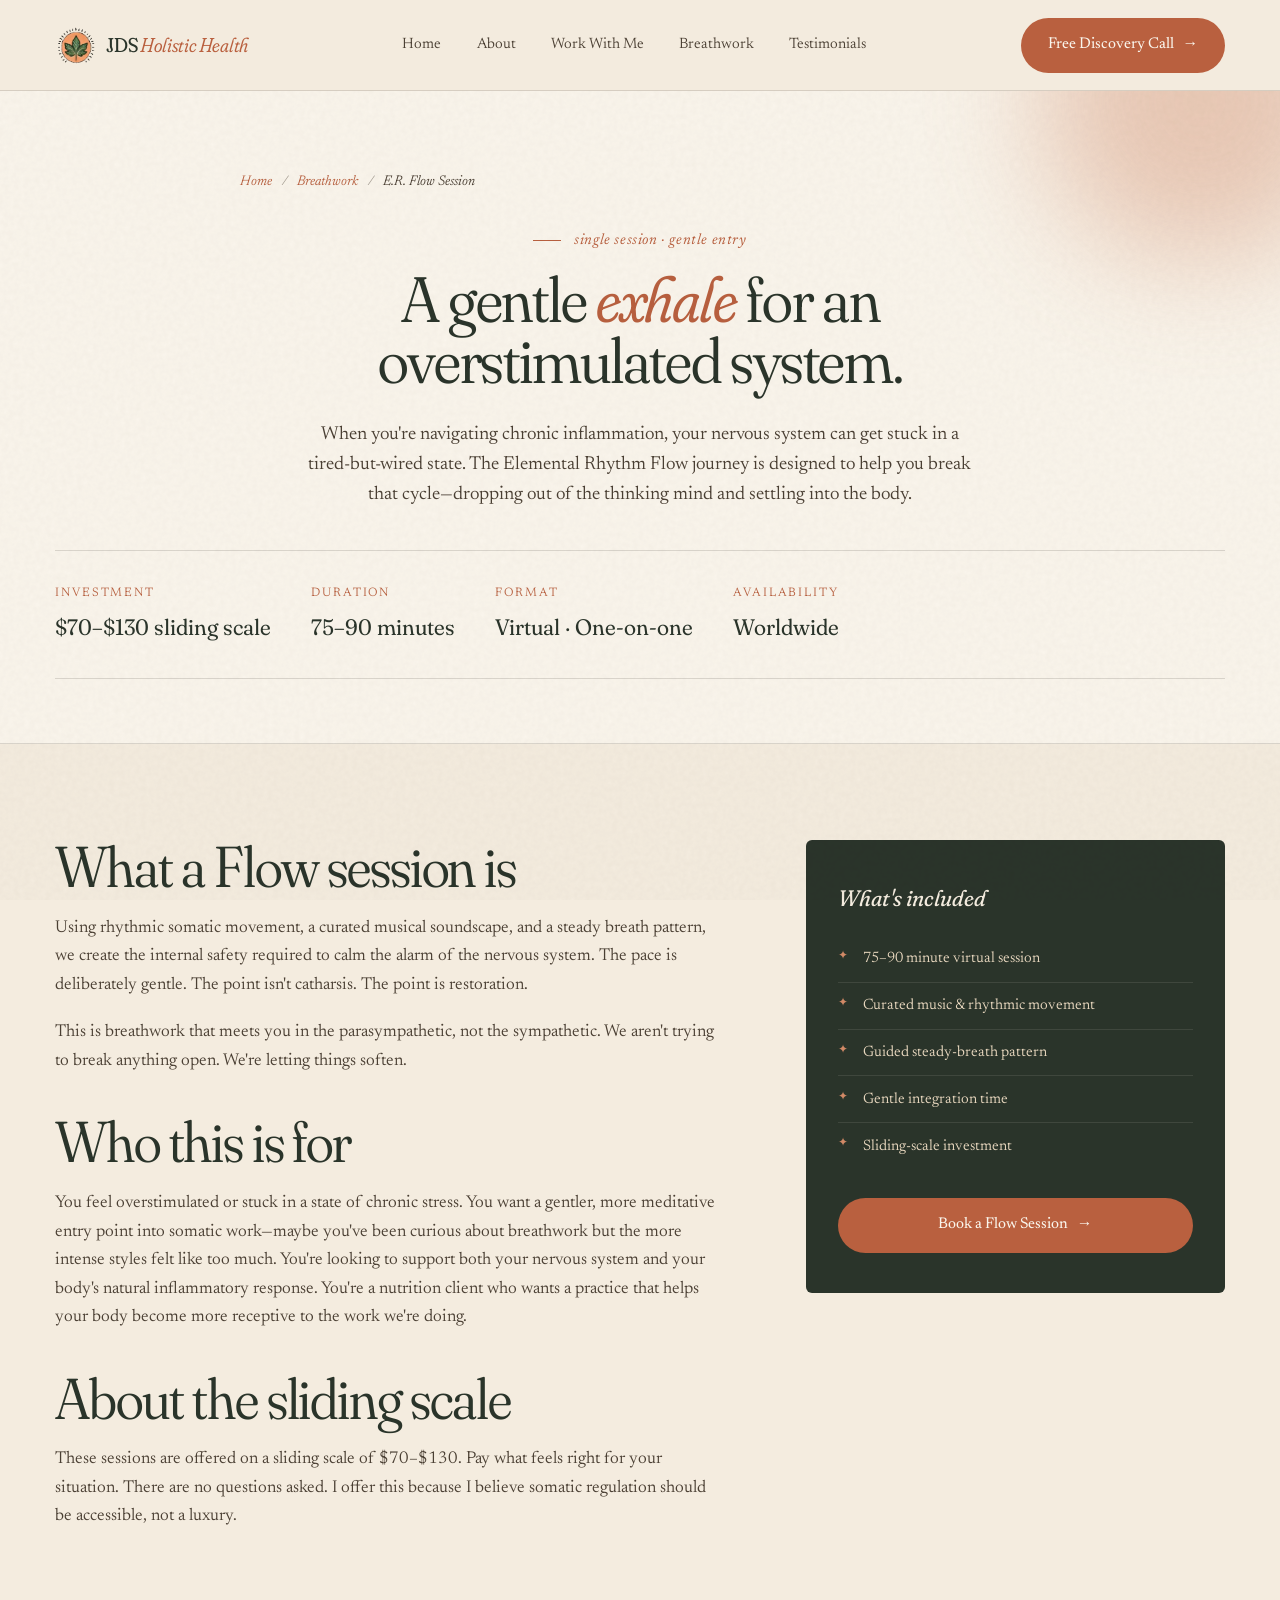
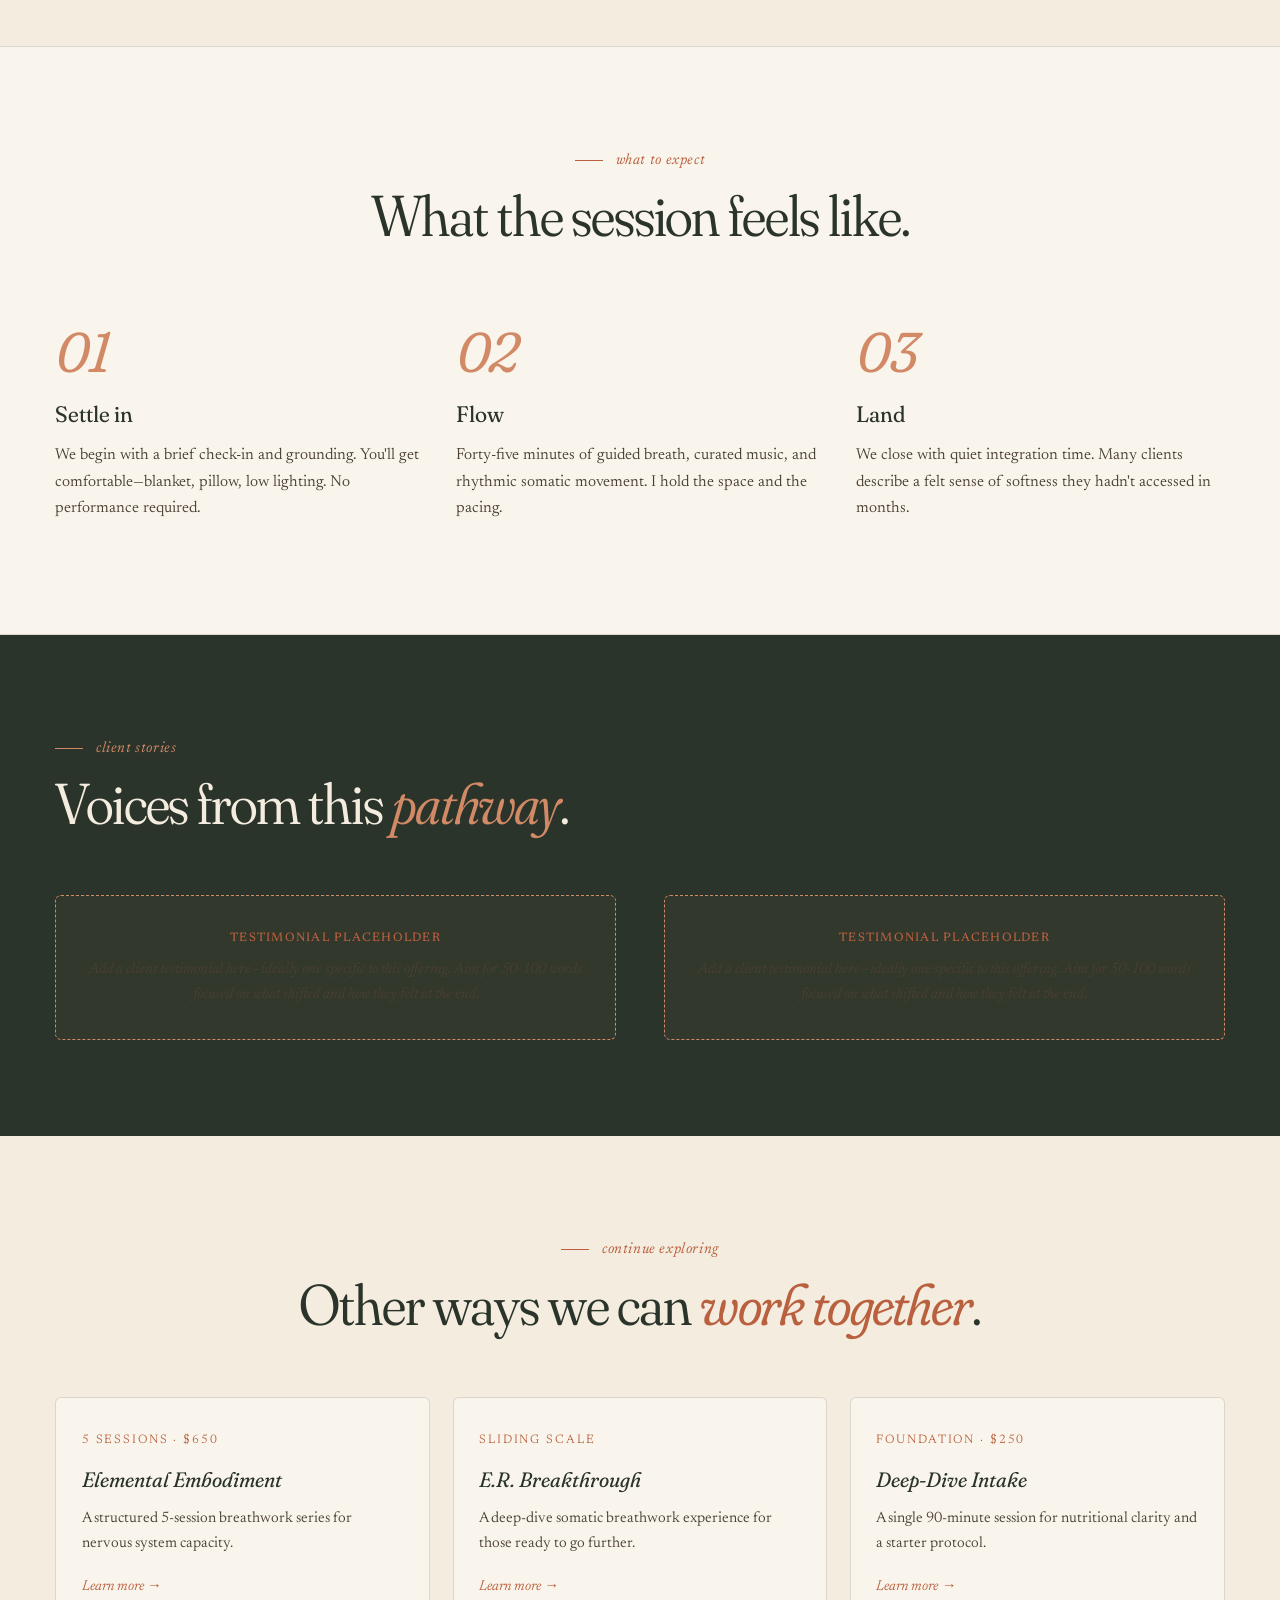
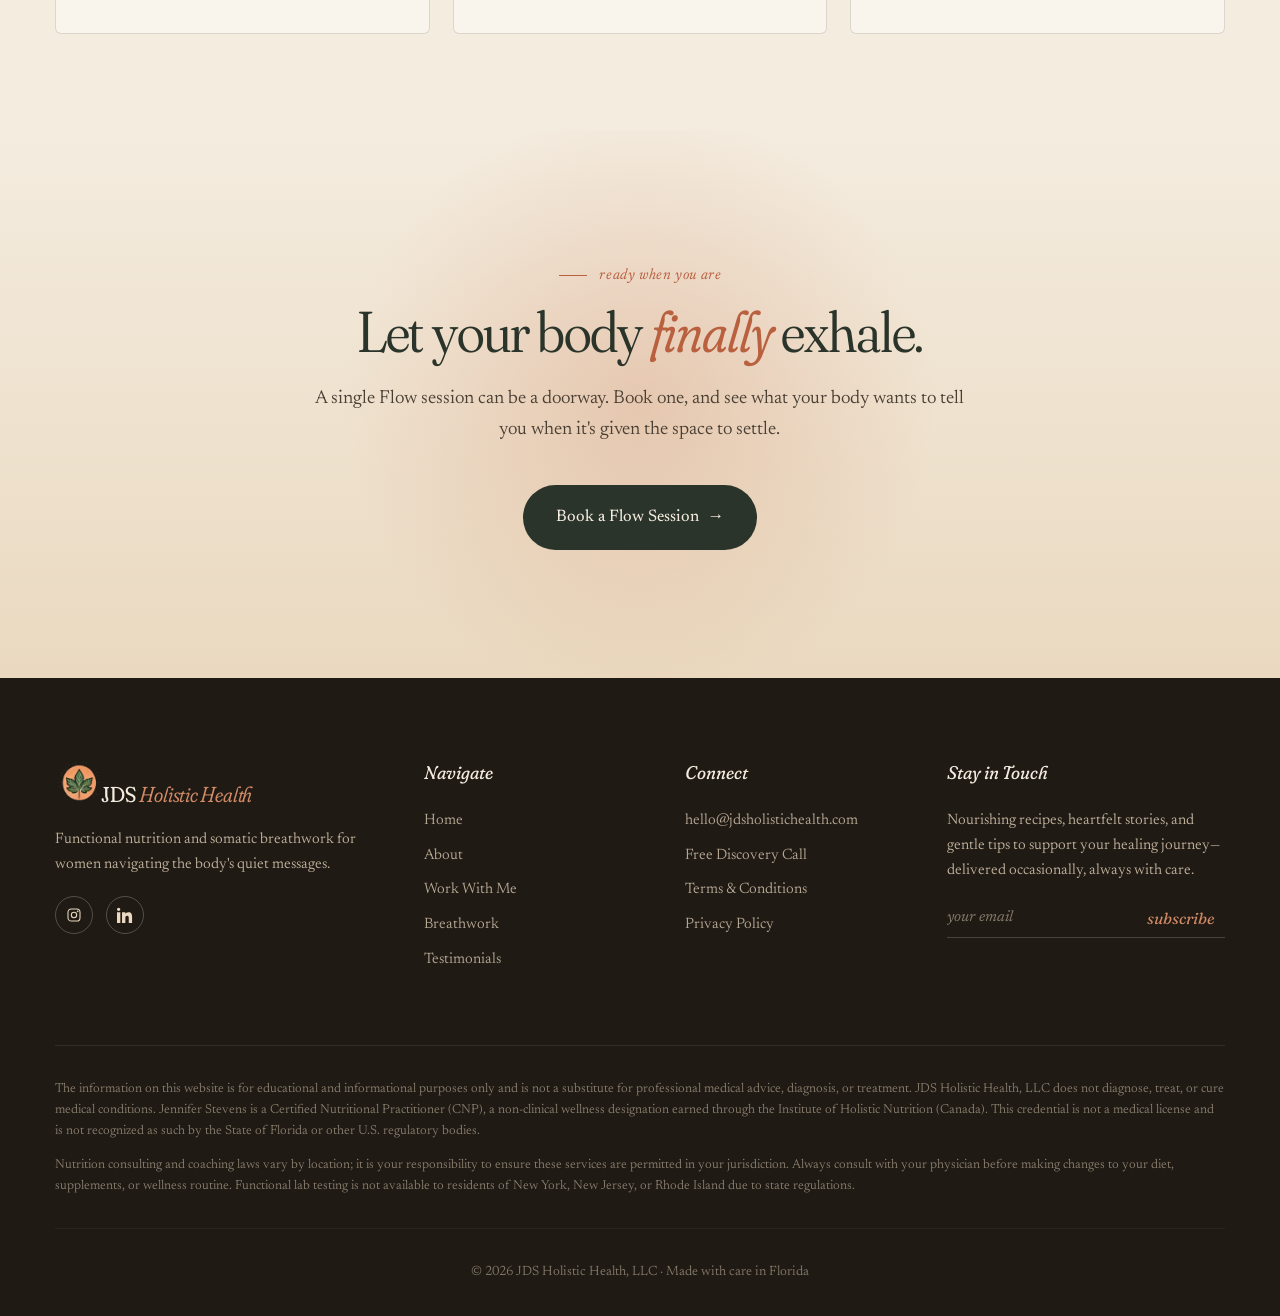
<file: er-flow.html>
<!DOCTYPE html>
<html lang="en">
<head>
  <meta charset="UTF-8" />
  <meta name="viewport" content="width=device-width, initial-scale=1.0" />
  <title>E.R. Flow Session — JDS Holistic Health</title>
  <meta name="description" content="A gentle, meditative somatic breathwork session for nervous system regulation. Sliding scale, 75–90 minutes." />
  <link rel="icon" type="image/svg+xml" href="assets/images/favicon.svg" />
  <link rel="preconnect" href="https://fonts.googleapis.com" />
  <link rel="preconnect" href="https://fonts.gstatic.com" crossorigin />
  <link href="https://fonts.googleapis.com/css2?family=Fraunces:ital,opsz,wght,SOFT@0,9..144,300..900,0..100;1,9..144,300..900,0..100&family=Newsreader:ital,opsz,wght@0,6..72,200..800;1,6..72,200..800&display=swap" rel="stylesheet" />
  <link rel="stylesheet" href="css/styles.css" />
</head>
<body>

  <nav class="site-nav">
    <div class="nav-inner">
      <a href="index.html" class="logo" aria-label="JDS Holistic Health — home"><img src="assets/images/logo-mark.png" alt="" class="logo-mark" /><span class="logo-text">JDS <em>Holistic Health</em></span></a>
      <ul class="nav-links">
        <li><a href="index.html">Home</a></li>
        <li><a href="about.html">About</a></li>
        <li><a href="index.html#pathways">Work With Me</a></li>
        <li><a href="index.html#breathwork">Breathwork</a></li>
        <li><a href="index.html#testimonials">Testimonials</a></li>
      </ul>
      <a href="index.html#cta" class="btn btn-clay nav-cta">Free Discovery Call <span class="arrow">→</span></a>
      <button class="nav-toggle" type="button" aria-label="Open menu" aria-expanded="false" aria-controls="mobile-menu">
        <span class="nav-toggle-bar"></span>
        <span class="nav-toggle-bar"></span>
        <span class="nav-toggle-bar"></span>
      </button>
    </div>
    <div class="mobile-menu" id="mobile-menu" aria-hidden="true">
      <ul class="mobile-menu-links">
        <li><a href="index.html">Home</a></li>
        <li><a href="about.html">About</a></li>
        <li><a href="index.html#pathways">Work With Me</a></li>
        <li><a href="index.html#breathwork">Breathwork</a></li>
        <li><a href="index.html#testimonials">Testimonials</a></li>
      </ul>
      <a href="index.html#cta" class="btn btn-clay mobile-menu-cta">Free Discovery Call <span class="arrow">→</span></a>
    </div>
  </nav>

  <section class="page-hero">
    <div class="blob blob-1"></div>
    <div class="container">
      <div class="page-hero-inner center">
        <div>
          <div class="breadcrumb">
            <a href="index.html">Home</a>
            <span class="sep">/</span>
            <a href="index.html#pathways">Breathwork</a>
            <span class="sep">/</span>
            <span>E.R. Flow Session</span>
          </div>
          <div class="eyebrow">Single Session · Gentle Entry</div>
          <h1 class="display">A gentle <span class="display-ital">exhale</span> for an overstimulated system.</h1>
          <p class="lead">When you're navigating chronic inflammation, your nervous system can get stuck in a tired-but-wired state. The Elemental Rhythm Flow journey is designed to help you break that cycle—dropping out of the thinking mind and settling into the body.</p>
        </div>
      </div>
      <div class="offering-meta">
        <div class="meta-item">
          <span class="meta-label">Investment</span>
          <span class="meta-value">$70–$130 sliding scale</span>
        </div>
        <div class="meta-item">
          <span class="meta-label">Duration</span>
          <span class="meta-value">75–90 minutes</span>
        </div>
        <div class="meta-item">
          <span class="meta-label">Format</span>
          <span class="meta-value">Virtual · One-on-one</span>
        </div>
        <div class="meta-item">
          <span class="meta-label">Availability</span>
          <span class="meta-value">Worldwide</span>
        </div>
      </div>
    </div>
  </section>

  <section>
    <div class="container">
      <div class="offering-body">
        <div class="offering-prose">
        <h2 class="display">What a Flow session is</h2>
        <p>Using rhythmic somatic movement, a curated musical soundscape, and a steady breath pattern, we create the internal safety required to calm the alarm of the nervous system. The pace is deliberately gentle. The point isn't catharsis. The point is restoration.</p>
        <p>This is breathwork that meets you in the parasympathetic, not the sympathetic. We aren't trying to break anything open. We're letting things soften.</p>
        <h2 class="display">Who this is for</h2>
        <p>You feel overstimulated or stuck in a state of chronic stress. You want a gentler, more meditative entry point into somatic work—maybe you've been curious about breathwork but the more intense styles felt like too much. You're looking to support both your nervous system and your body's natural inflammatory response. You're a nutrition client who wants a practice that helps your body become more receptive to the work we're doing.</p>
        <h2 class="display">About the sliding scale</h2>
        <p>These sessions are offered on a sliding scale of $70–$130. Pay what feels right for your situation. There are no questions asked. I offer this because I believe somatic regulation should be accessible, not a luxury.</p>
        </div>
        <aside class="offering-sidebar">
          <h3>What's included</h3>
          <ul>
            <li>75–90 minute virtual session</li>
            <li>Curated music &amp; rhythmic movement</li>
            <li>Guided steady-breath pattern</li>
            <li>Gentle integration time</li>
            <li>Sliding-scale investment</li>
          </ul>
          <a href="#" class="btn btn-clay">Book a Flow Session <span class="arrow">→</span></a>
        </aside>
      </div>
    </div>
  </section>

  <section style="background: var(--cream-light); border-top: 1px solid var(--line); border-bottom: 1px solid var(--line);">
    <div class="container">
      <div class="section-header center">
        <div class="eyebrow">What to expect</div>
        <h2 class="display">What the session feels like.</h2>
      </div>
      <div class="process-grid">
        <div class="process-step">
          <span class="step-num">01</span>
          <h4>Settle in</h4>
          <p>We begin with a brief check-in and grounding. You'll get comfortable—blanket, pillow, low lighting. No performance required.</p>
        </div>
        <div class="process-step">
          <span class="step-num">02</span>
          <h4>Flow</h4>
          <p>Forty-five minutes of guided breath, curated music, and rhythmic somatic movement. I hold the space and the pacing.</p>
        </div>
        <div class="process-step">
          <span class="step-num">03</span>
          <h4>Land</h4>
          <p>We close with quiet integration time. Many clients describe a felt sense of softness they hadn't accessed in months.</p>
        </div>
      </div>
    </div>
  </section>

  <section class="testimonials">
    <div class="container">
      <div class="section-header">
        <div class="eyebrow eyebrow-light">Client Stories</div>
        <h2 class="display">Voices from this <span class="display-ital-light">pathway</span>.</h2>
      </div>
      <div class="testimonial-grid">
        <div class="testimonial-placeholder">
          <strong>Testimonial Placeholder</strong>
          Add a client testimonial here—ideally one specific to this offering. Aim for 50-100 words focused on what shifted and how they felt at the end.
        </div>
        <div class="testimonial-placeholder">
          <strong>Testimonial Placeholder</strong>
          Add a client testimonial here—ideally one specific to this offering. Aim for 50-100 words focused on what shifted and how they felt at the end.
        </div>
      </div>
    </div>
  </section>

  <section>
    <div class="container">
      <div class="section-header center">
        <div class="eyebrow">Continue exploring</div>
        <h2 class="display">Other ways we can <span class="display-ital">work together</span>.</h2>
      </div>
      <div class="related-grid">
        <a href="elemental-embodiment.html" class="related-card">
          <div class="related-tag">5 sessions · $650</div>
          <h4>Elemental Embodiment</h4>
          <p>A structured 5-session breathwork series for nervous system capacity.</p>
          <span class="related-link">Learn more →</span>
        </a>
        <a href="er-breakthrough.html" class="related-card">
          <div class="related-tag">Sliding scale</div>
          <h4>E.R. Breakthrough</h4>
          <p>A deep-dive somatic breathwork experience for those ready to go further.</p>
          <span class="related-link">Learn more →</span>
        </a>
        <a href="deep-dive-intake.html" class="related-card">
          <div class="related-tag">Foundation · $250</div>
          <h4>Deep-Dive Intake</h4>
          <p>A single 90-minute session for nutritional clarity and a starter protocol.</p>
          <span class="related-link">Learn more →</span>
        </a>
      </div>
    </div>
  </section>

  <section class="final-cta" id="cta">
    <div class="container">
      <div class="eyebrow eyebrow-center">Ready when you are</div>
      <h2 class="display">Let your body <span class="display-ital">finally</span> exhale.</h2>
      <p>A single Flow session can be a doorway. Book one, and see what your body wants to tell you when it's given the space to settle.</p>
      <a href="#" class="btn btn-primary btn-large">Book a Flow Session <span class="arrow">→</span></a>
    </div>
  </section>

  <footer>
    <div class="container">
      <div class="footer-grid">
        <div>
          <a href="index.html" class="logo" aria-label="JDS Holistic Health — home"><img src="assets/images/logo-mark.png" alt="" class="logo-mark" /><span class="logo-text">JDS <em>Holistic Health</em></span></a>
          <p>Functional nutrition and somatic breathwork for women navigating the body's quiet messages.</p>
          <div class="social">
            <a href="https://www.instagram.com/jdsholistichealth" aria-label="Instagram">
              <svg viewBox="0 0 24 24" fill="none" stroke="currentColor" stroke-width="1.6" aria-hidden="true">
                <rect x="3" y="3" width="18" height="18" rx="5"/>
                <circle cx="12" cy="12" r="4"/>
                <circle cx="17.5" cy="6.5" r="0.5" fill="currentColor"/>
              </svg>
            </a>
            <a href="https://www.linkedin.com/in/jenniferdstevens/" aria-label="LinkedIn">
              <svg viewBox="0 0 24 24" fill="currentColor" aria-hidden="true">
                <path d="M4.98 3.5C4.98 4.881 3.87 6 2.5 6S0 4.881 0 3.5 1.119 1 2.5 1s2.48 1.119 2.48 2.5zM0 8h5v16H0V8zm7.982 0H12.5v2.186h.066c.628-1.182 2.158-2.43 4.439-2.43 4.748 0 5.625 3.124 5.625 7.187V24h-5v-7.116c0-1.696-.029-3.878-2.362-3.878-2.366 0-2.728 1.85-2.728 3.76V24h-5V8z"/>
              </svg>
            </a>
          </div>
        </div>
        <div>
          <h4>Navigate</h4>
          <ul>
            <li><a href="index.html">Home</a></li>
            <li><a href="about.html">About</a></li>
            <li><a href="index.html#pathways">Work With Me</a></li>
            <li><a href="index.html#breathwork">Breathwork</a></li>
            <li><a href="index.html#testimonials">Testimonials</a></li>
          </ul>
        </div>
        <div>
          <h4>Connect</h4>
          <ul>
            <li><a href="mailto:hello@jdsholistichealth.com">hello@jdsholistichealth.com</a></li>
            <li><a href="#">Free Discovery Call</a></li>
            <li><a href="#">Terms &amp; Conditions</a></li>
            <li><a href="#">Privacy Policy</a></li>
          </ul>
        </div>
        <div>
          <h4>Stay in Touch</h4>
          <p class="newsletter-blurb">Nourishing recipes, heartfelt stories, and gentle tips to support your healing journey—delivered occasionally, always with care.</p>
          <form class="newsletter-form" id="newsletter">
            <input type="email" placeholder="your email" required aria-label="Email address" />
            <button type="submit">subscribe</button>
          </form>
        </div>
      </div>
      <div class="disclaimer">
        <p>The information on this website is for educational and informational purposes only and is not a substitute for professional medical advice, diagnosis, or treatment. JDS Holistic Health, LLC does not diagnose, treat, or cure medical conditions. Jennifer Stevens is a Certified Nutritional Practitioner (CNP), a non-clinical wellness designation earned through the Institute of Holistic Nutrition (Canada). This credential is not a medical license and is not recognized as such by the State of Florida or other U.S. regulatory bodies.</p>
        <p>Nutrition consulting and coaching laws vary by location; it is your responsibility to ensure these services are permitted in your jurisdiction. Always consult with your physician before making changes to your diet, supplements, or wellness routine. Functional lab testing is not available to residents of New York, New Jersey, or Rhode Island due to state regulations.</p>
      </div>
      <div class="copyright">© <span id="year">2026</span> JDS Holistic Health, LLC · Made with care in Florida</div>
    </div>
  </footer>

  <script src="js/main.js"></script>
</body>
</html>
</file>
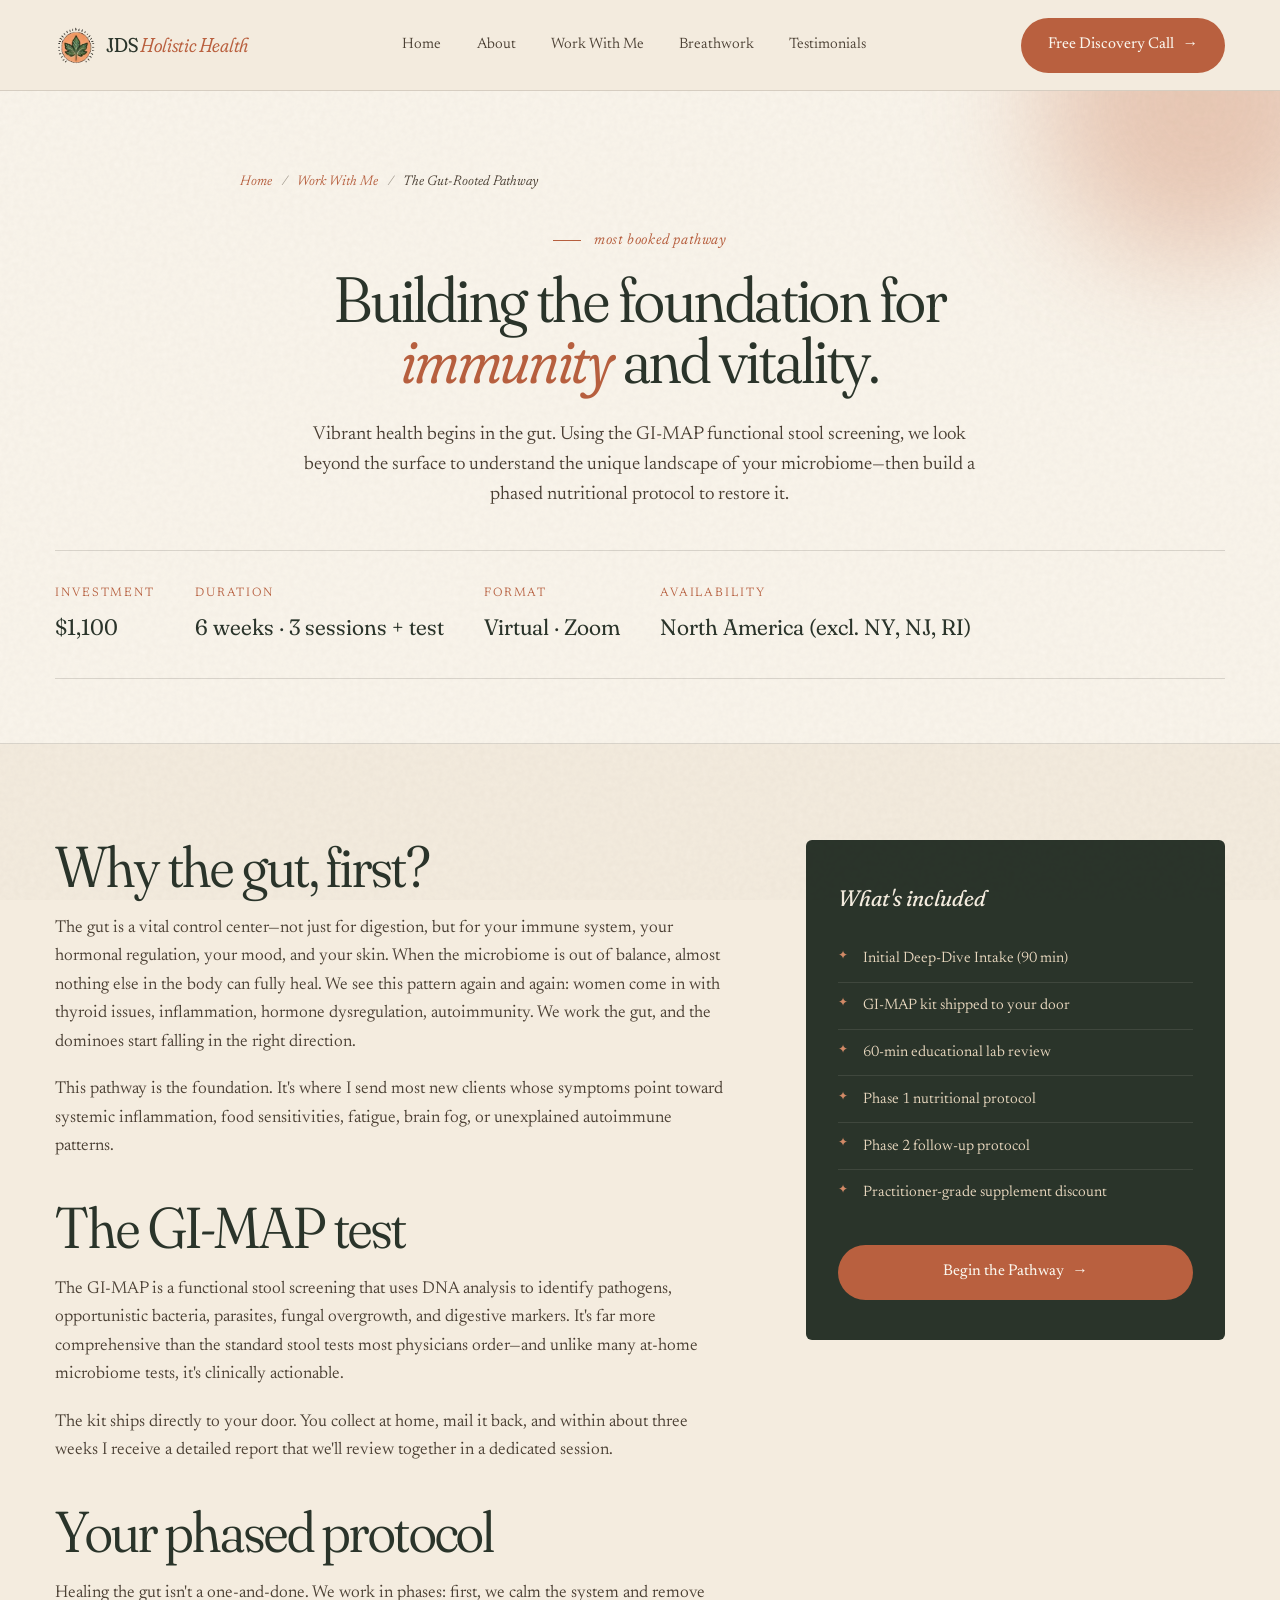
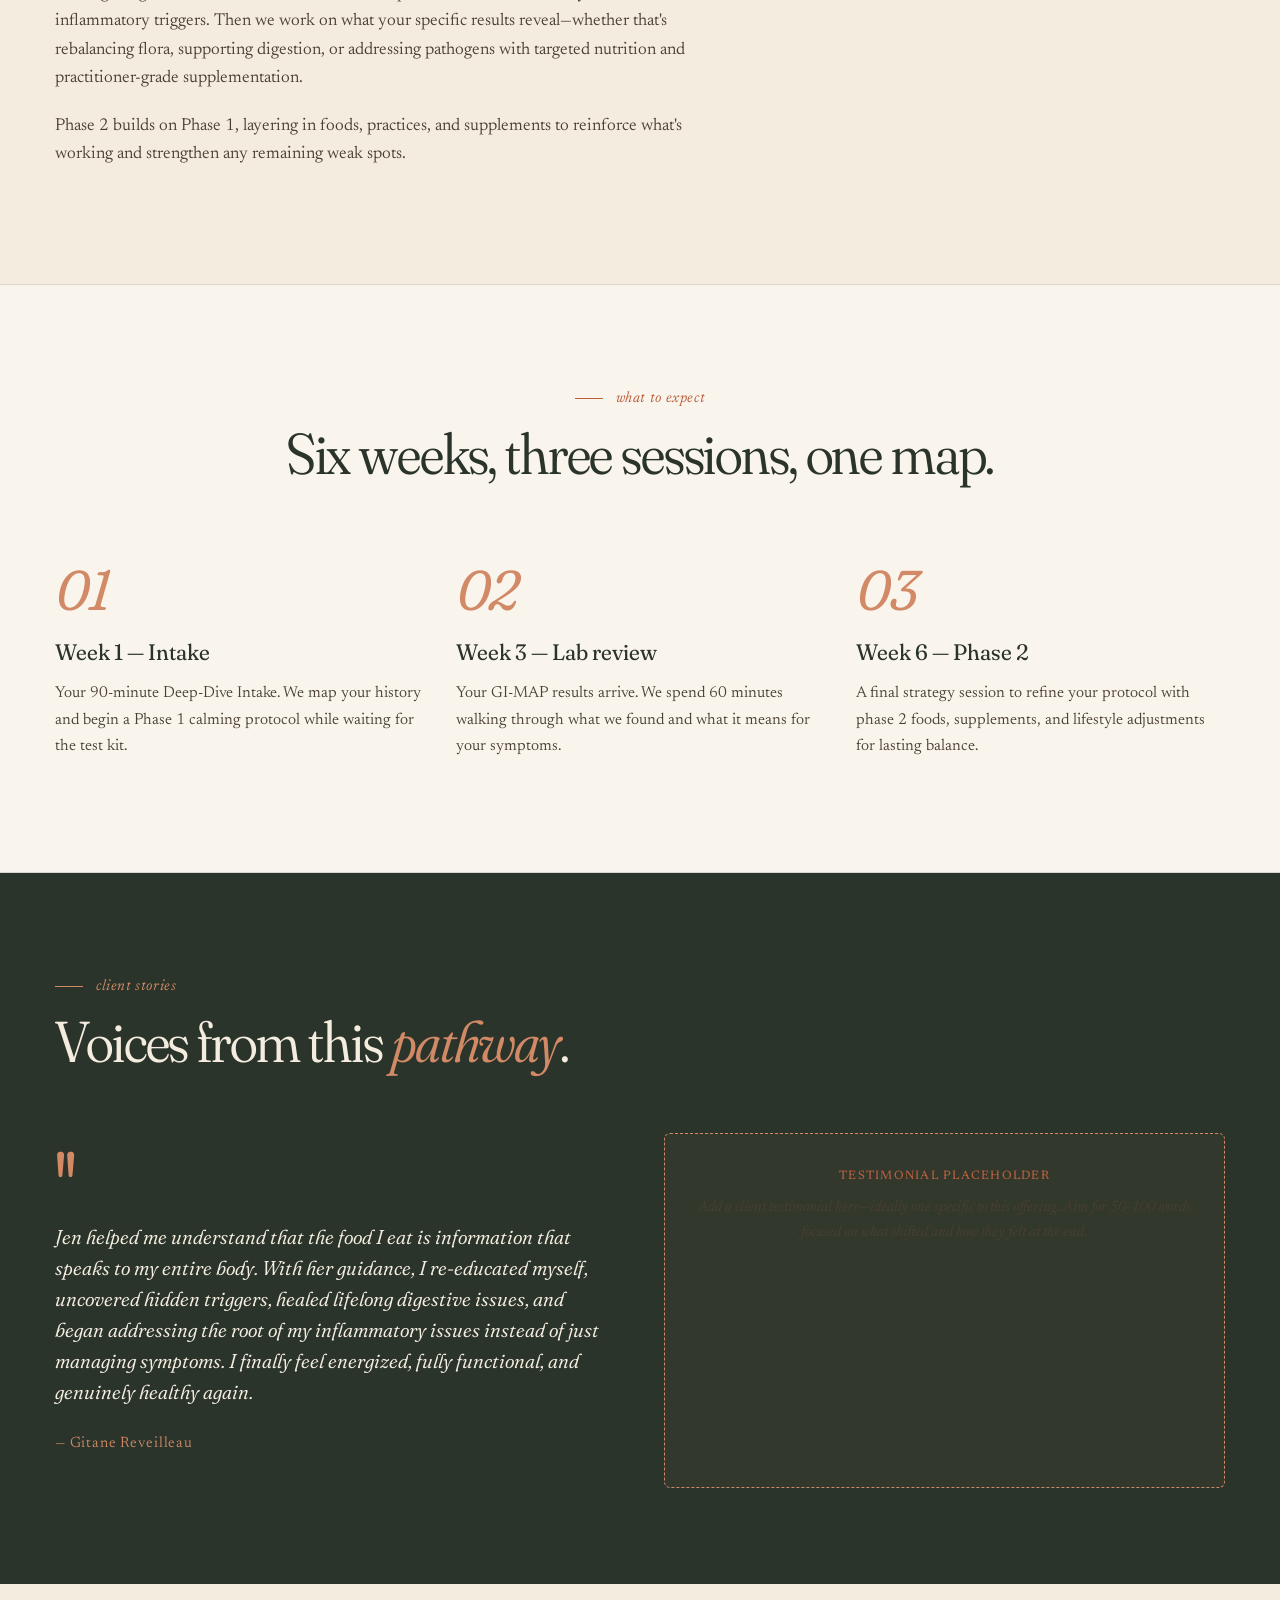
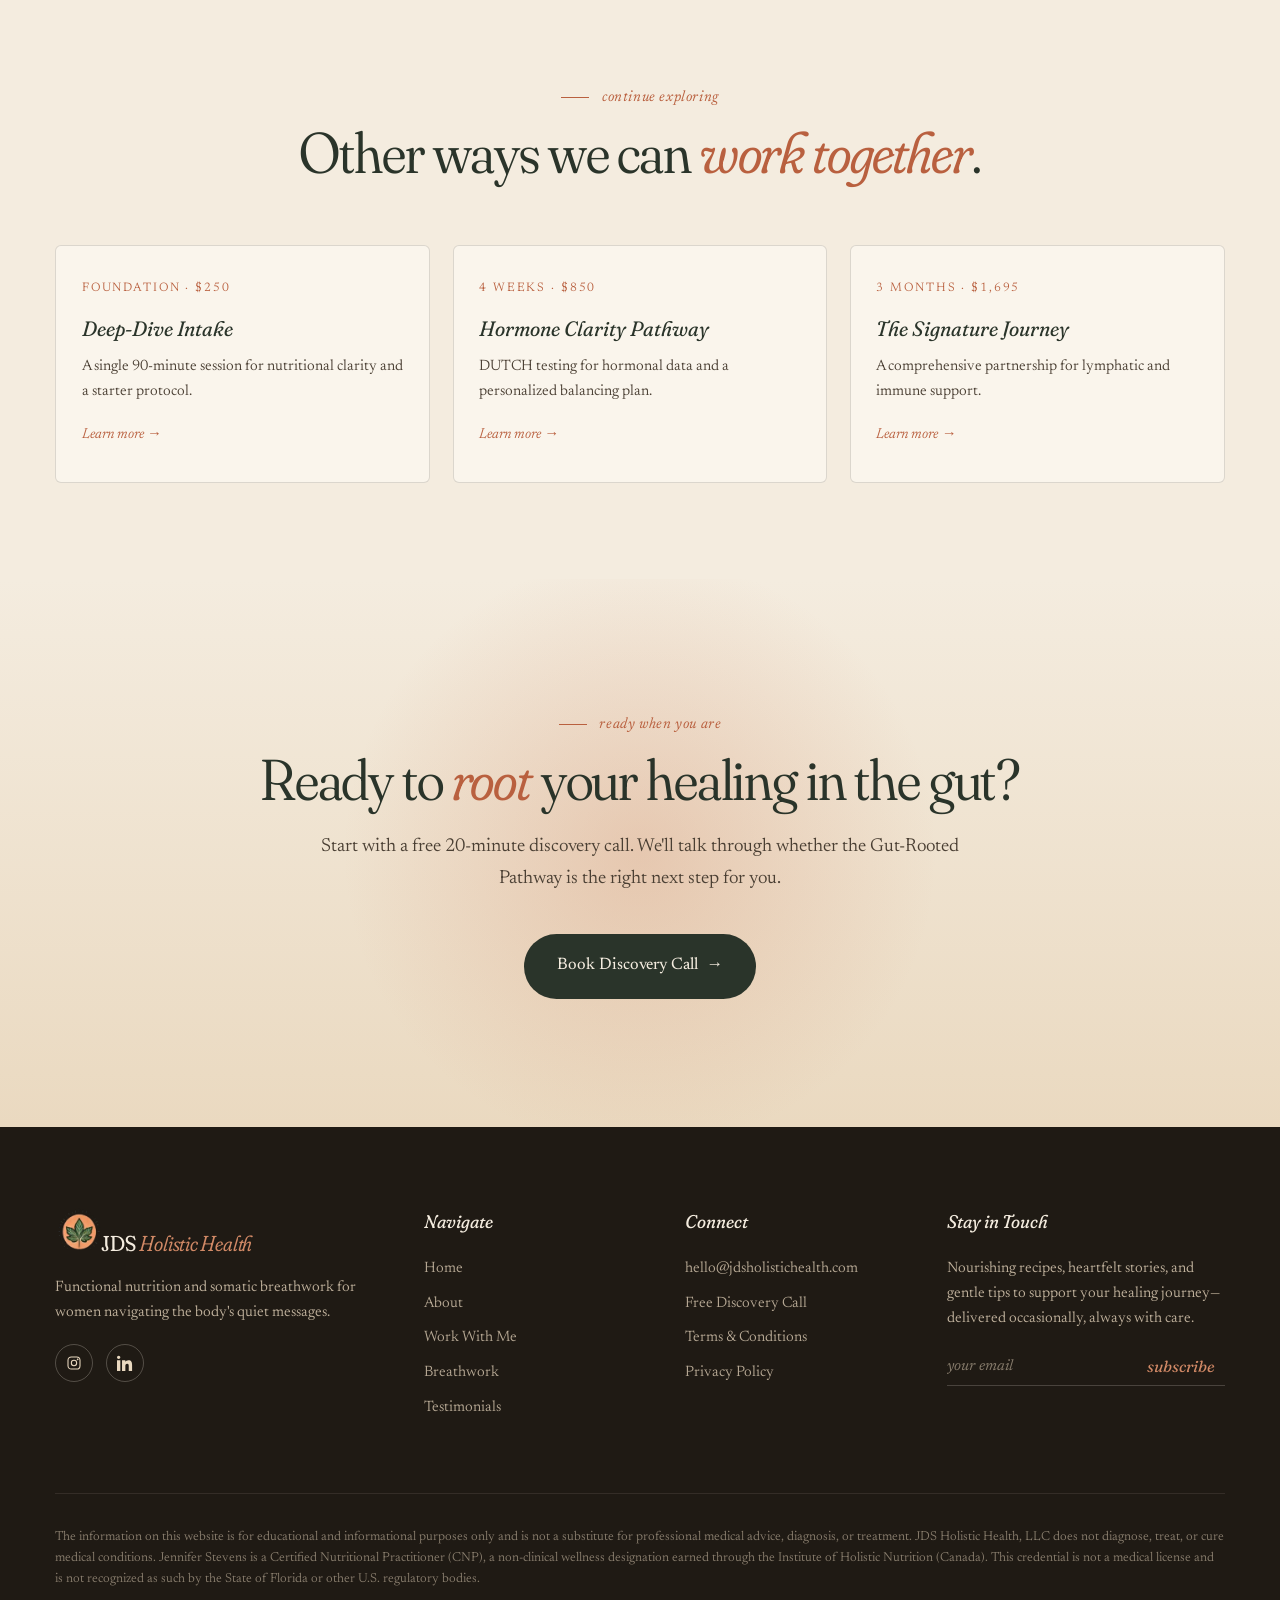
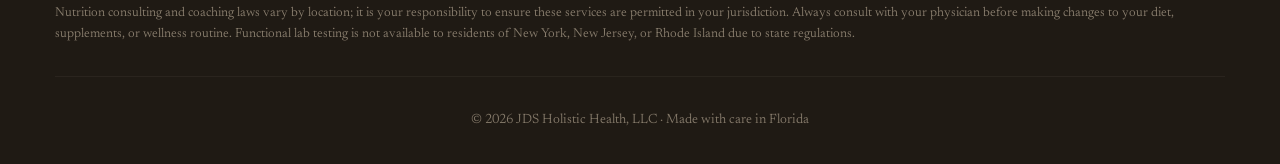
<file: gut-rooted-pathway.html>
<!DOCTYPE html>
<html lang="en">
<head>
  <meta charset="UTF-8" />
  <meta name="viewport" content="width=device-width, initial-scale=1.0" />
  <title>The Gut-Rooted Pathway — JDS Holistic Health</title>
  <meta name="description" content="A 6-week functional pathway combining GI-MAP stool screening with personalized phased protocols to restore foundational gut health." />
  <link rel="icon" type="image/svg+xml" href="assets/images/favicon.svg" />
  <link rel="preconnect" href="https://fonts.googleapis.com" />
  <link rel="preconnect" href="https://fonts.gstatic.com" crossorigin />
  <link href="https://fonts.googleapis.com/css2?family=Fraunces:ital,opsz,wght,SOFT@0,9..144,300..900,0..100;1,9..144,300..900,0..100&family=Newsreader:ital,opsz,wght@0,6..72,200..800;1,6..72,200..800&display=swap" rel="stylesheet" />
  <link rel="stylesheet" href="css/styles.css" />
</head>
<body>

  <nav class="site-nav">
    <div class="nav-inner">
      <a href="index.html" class="logo" aria-label="JDS Holistic Health — home"><img src="assets/images/logo-mark.png" alt="" class="logo-mark" /><span class="logo-text">JDS <em>Holistic Health</em></span></a>
      <ul class="nav-links">
        <li><a href="index.html">Home</a></li>
        <li><a href="about.html">About</a></li>
        <li><a href="index.html#pathways">Work With Me</a></li>
        <li><a href="index.html#breathwork">Breathwork</a></li>
        <li><a href="index.html#testimonials">Testimonials</a></li>
      </ul>
      <a href="index.html#cta" class="btn btn-clay nav-cta">Free Discovery Call <span class="arrow">→</span></a>
      <button class="nav-toggle" type="button" aria-label="Open menu" aria-expanded="false" aria-controls="mobile-menu">
        <span class="nav-toggle-bar"></span>
        <span class="nav-toggle-bar"></span>
        <span class="nav-toggle-bar"></span>
      </button>
    </div>
    <div class="mobile-menu" id="mobile-menu" aria-hidden="true">
      <ul class="mobile-menu-links">
        <li><a href="index.html">Home</a></li>
        <li><a href="about.html">About</a></li>
        <li><a href="index.html#pathways">Work With Me</a></li>
        <li><a href="index.html#breathwork">Breathwork</a></li>
        <li><a href="index.html#testimonials">Testimonials</a></li>
      </ul>
      <a href="index.html#cta" class="btn btn-clay mobile-menu-cta">Free Discovery Call <span class="arrow">→</span></a>
    </div>
  </nav>

  <section class="page-hero">
    <div class="blob blob-1"></div>
    <div class="container">
      <div class="page-hero-inner center">
        <div>
          <div class="breadcrumb">
            <a href="index.html">Home</a>
            <span class="sep">/</span>
            <a href="index.html#pathways">Work With Me</a>
            <span class="sep">/</span>
            <span>The Gut-Rooted Pathway</span>
          </div>
          <div class="eyebrow">Most Booked Pathway</div>
          <h1 class="display">Building the foundation for <span class="display-ital">immunity</span> and vitality.</h1>
          <p class="lead">Vibrant health begins in the gut. Using the GI-MAP functional stool screening, we look beyond the surface to understand the unique landscape of your microbiome—then build a phased nutritional protocol to restore it.</p>
        </div>
      </div>
      <div class="offering-meta">
        <div class="meta-item">
          <span class="meta-label">Investment</span>
          <span class="meta-value">$1,100</span>
        </div>
        <div class="meta-item">
          <span class="meta-label">Duration</span>
          <span class="meta-value">6 weeks · 3 sessions + test</span>
        </div>
        <div class="meta-item">
          <span class="meta-label">Format</span>
          <span class="meta-value">Virtual · Zoom</span>
        </div>
        <div class="meta-item">
          <span class="meta-label">Availability</span>
          <span class="meta-value">North America (excl. NY, NJ, RI)</span>
        </div>
      </div>
    </div>
  </section>

  <section>
    <div class="container">
      <div class="offering-body">
        <div class="offering-prose">
        <h2 class="display">Why the gut, first?</h2>
        <p>The gut is a vital control center—not just for digestion, but for your immune system, your hormonal regulation, your mood, and your skin. When the microbiome is out of balance, almost nothing else in the body can fully heal. We see this pattern again and again: women come in with thyroid issues, inflammation, hormone dysregulation, autoimmunity. We work the gut, and the dominoes start falling in the right direction.</p>
        <p>This pathway is the foundation. It's where I send most new clients whose symptoms point toward systemic inflammation, food sensitivities, fatigue, brain fog, or unexplained autoimmune patterns.</p>
        <h2 class="display">The GI-MAP test</h2>
        <p>The GI-MAP is a functional stool screening that uses DNA analysis to identify pathogens, opportunistic bacteria, parasites, fungal overgrowth, and digestive markers. It's far more comprehensive than the standard stool tests most physicians order—and unlike many at-home microbiome tests, it's clinically actionable.</p>
        <p>The kit ships directly to your door. You collect at home, mail it back, and within about three weeks I receive a detailed report that we'll review together in a dedicated session.</p>
        <h2 class="display">Your phased protocol</h2>
        <p>Healing the gut isn't a one-and-done. We work in phases: first, we calm the system and remove inflammatory triggers. Then we work on what your specific results reveal—whether that's rebalancing flora, supporting digestion, or addressing pathogens with targeted nutrition and practitioner-grade supplementation.</p>
        <p>Phase 2 builds on Phase 1, layering in foods, practices, and supplements to reinforce what's working and strengthen any remaining weak spots.</p>
        </div>
        <aside class="offering-sidebar">
          <h3>What's included</h3>
          <ul>
            <li>Initial Deep-Dive Intake (90 min)</li>
            <li>GI-MAP kit shipped to your door</li>
            <li>60-min educational lab review</li>
            <li>Phase 1 nutritional protocol</li>
            <li>Phase 2 follow-up protocol</li>
            <li>Practitioner-grade supplement discount</li>
          </ul>
          <a href="#" class="btn btn-clay">Begin the Pathway <span class="arrow">→</span></a>
        </aside>
      </div>
    </div>
  </section>

  <section style="background: var(--cream-light); border-top: 1px solid var(--line); border-bottom: 1px solid var(--line);">
    <div class="container">
      <div class="section-header center">
        <div class="eyebrow">What to expect</div>
        <h2 class="display">Six weeks, three sessions, one map.</h2>
      </div>
      <div class="process-grid">
        <div class="process-step">
          <span class="step-num">01</span>
          <h4>Week 1 — Intake</h4>
          <p>Your 90-minute Deep-Dive Intake. We map your history and begin a Phase 1 calming protocol while waiting for the test kit.</p>
        </div>
        <div class="process-step">
          <span class="step-num">02</span>
          <h4>Week 3 — Lab review</h4>
          <p>Your GI-MAP results arrive. We spend 60 minutes walking through what we found and what it means for your symptoms.</p>
        </div>
        <div class="process-step">
          <span class="step-num">03</span>
          <h4>Week 6 — Phase 2</h4>
          <p>A final strategy session to refine your protocol with phase 2 foods, supplements, and lifestyle adjustments for lasting balance.</p>
        </div>
      </div>
    </div>
  </section>

  <section class="testimonials">
    <div class="container">
      <div class="section-header">
        <div class="eyebrow eyebrow-light">Client Stories</div>
        <h2 class="display">Voices from this <span class="display-ital-light">pathway</span>.</h2>
      </div>
      <div class="testimonial-grid">
        <div class="testimonial">
          <span class="quote-mark">"</span>
          <p>Jen helped me understand that the food I eat is information that speaks to my entire body. With her guidance, I re-educated myself, uncovered hidden triggers, healed lifelong digestive issues, and began addressing the root of my inflammatory issues instead of just managing symptoms. I finally feel energized, fully functional, and genuinely healthy again.</p>
          <div class="attribution">— Gitane Reveilleau</div>
        </div>
        <div class="testimonial-placeholder">
          <strong>Testimonial Placeholder</strong>
          Add a client testimonial here—ideally one specific to this offering. Aim for 50-100 words focused on what shifted and how they felt at the end.
        </div>
      </div>
    </div>
  </section>

  <section>
    <div class="container">
      <div class="section-header center">
        <div class="eyebrow">Continue exploring</div>
        <h2 class="display">Other ways we can <span class="display-ital">work together</span>.</h2>
      </div>
      <div class="related-grid">
        <a href="deep-dive-intake.html" class="related-card">
          <div class="related-tag">Foundation · $250</div>
          <h4>Deep-Dive Intake</h4>
          <p>A single 90-minute session for nutritional clarity and a starter protocol.</p>
          <span class="related-link">Learn more →</span>
        </a>
        <a href="hormone-clarity-pathway.html" class="related-card">
          <div class="related-tag">4 weeks · $850</div>
          <h4>Hormone Clarity Pathway</h4>
          <p>DUTCH testing for hormonal data and a personalized balancing plan.</p>
          <span class="related-link">Learn more →</span>
        </a>
        <a href="signature-journey.html" class="related-card">
          <div class="related-tag">3 months · $1,695</div>
          <h4>The Signature Journey</h4>
          <p>A comprehensive partnership for lymphatic and immune support.</p>
          <span class="related-link">Learn more →</span>
        </a>
      </div>
    </div>
  </section>

  <section class="final-cta" id="cta">
    <div class="container">
      <div class="eyebrow eyebrow-center">Ready when you are</div>
      <h2 class="display">Ready to <span class="display-ital">root</span> your healing in the gut?</h2>
      <p>Start with a free 20-minute discovery call. We'll talk through whether the Gut-Rooted Pathway is the right next step for you.</p>
      <a href="#" class="btn btn-primary btn-large">Book Discovery Call <span class="arrow">→</span></a>
    </div>
  </section>

  <footer>
    <div class="container">
      <div class="footer-grid">
        <div>
          <a href="index.html" class="logo" aria-label="JDS Holistic Health — home"><img src="assets/images/logo-mark.png" alt="" class="logo-mark" /><span class="logo-text">JDS <em>Holistic Health</em></span></a>
          <p>Functional nutrition and somatic breathwork for women navigating the body's quiet messages.</p>
          <div class="social">
            <a href="https://www.instagram.com/jdsholistichealth" aria-label="Instagram">
              <svg viewBox="0 0 24 24" fill="none" stroke="currentColor" stroke-width="1.6" aria-hidden="true">
                <rect x="3" y="3" width="18" height="18" rx="5"/>
                <circle cx="12" cy="12" r="4"/>
                <circle cx="17.5" cy="6.5" r="0.5" fill="currentColor"/>
              </svg>
            </a>
            <a href="https://www.linkedin.com/in/jenniferdstevens/" aria-label="LinkedIn">
              <svg viewBox="0 0 24 24" fill="currentColor" aria-hidden="true">
                <path d="M4.98 3.5C4.98 4.881 3.87 6 2.5 6S0 4.881 0 3.5 1.119 1 2.5 1s2.48 1.119 2.48 2.5zM0 8h5v16H0V8zm7.982 0H12.5v2.186h.066c.628-1.182 2.158-2.43 4.439-2.43 4.748 0 5.625 3.124 5.625 7.187V24h-5v-7.116c0-1.696-.029-3.878-2.362-3.878-2.366 0-2.728 1.85-2.728 3.76V24h-5V8z"/>
              </svg>
            </a>
          </div>
        </div>
        <div>
          <h4>Navigate</h4>
          <ul>
            <li><a href="index.html">Home</a></li>
            <li><a href="about.html">About</a></li>
            <li><a href="index.html#pathways">Work With Me</a></li>
            <li><a href="index.html#breathwork">Breathwork</a></li>
            <li><a href="index.html#testimonials">Testimonials</a></li>
          </ul>
        </div>
        <div>
          <h4>Connect</h4>
          <ul>
            <li><a href="mailto:hello@jdsholistichealth.com">hello@jdsholistichealth.com</a></li>
            <li><a href="#">Free Discovery Call</a></li>
            <li><a href="#">Terms &amp; Conditions</a></li>
            <li><a href="#">Privacy Policy</a></li>
          </ul>
        </div>
        <div>
          <h4>Stay in Touch</h4>
          <p class="newsletter-blurb">Nourishing recipes, heartfelt stories, and gentle tips to support your healing journey—delivered occasionally, always with care.</p>
          <form class="newsletter-form" id="newsletter">
            <input type="email" placeholder="your email" required aria-label="Email address" />
            <button type="submit">subscribe</button>
          </form>
        </div>
      </div>
      <div class="disclaimer">
        <p>The information on this website is for educational and informational purposes only and is not a substitute for professional medical advice, diagnosis, or treatment. JDS Holistic Health, LLC does not diagnose, treat, or cure medical conditions. Jennifer Stevens is a Certified Nutritional Practitioner (CNP), a non-clinical wellness designation earned through the Institute of Holistic Nutrition (Canada). This credential is not a medical license and is not recognized as such by the State of Florida or other U.S. regulatory bodies.</p>
        <p>Nutrition consulting and coaching laws vary by location; it is your responsibility to ensure these services are permitted in your jurisdiction. Always consult with your physician before making changes to your diet, supplements, or wellness routine. Functional lab testing is not available to residents of New York, New Jersey, or Rhode Island due to state regulations.</p>
      </div>
      <div class="copyright">© <span id="year">2026</span> JDS Holistic Health, LLC · Made with care in Florida</div>
    </div>
  </footer>

  <script src="js/main.js"></script>
</body>
</html>
</file>
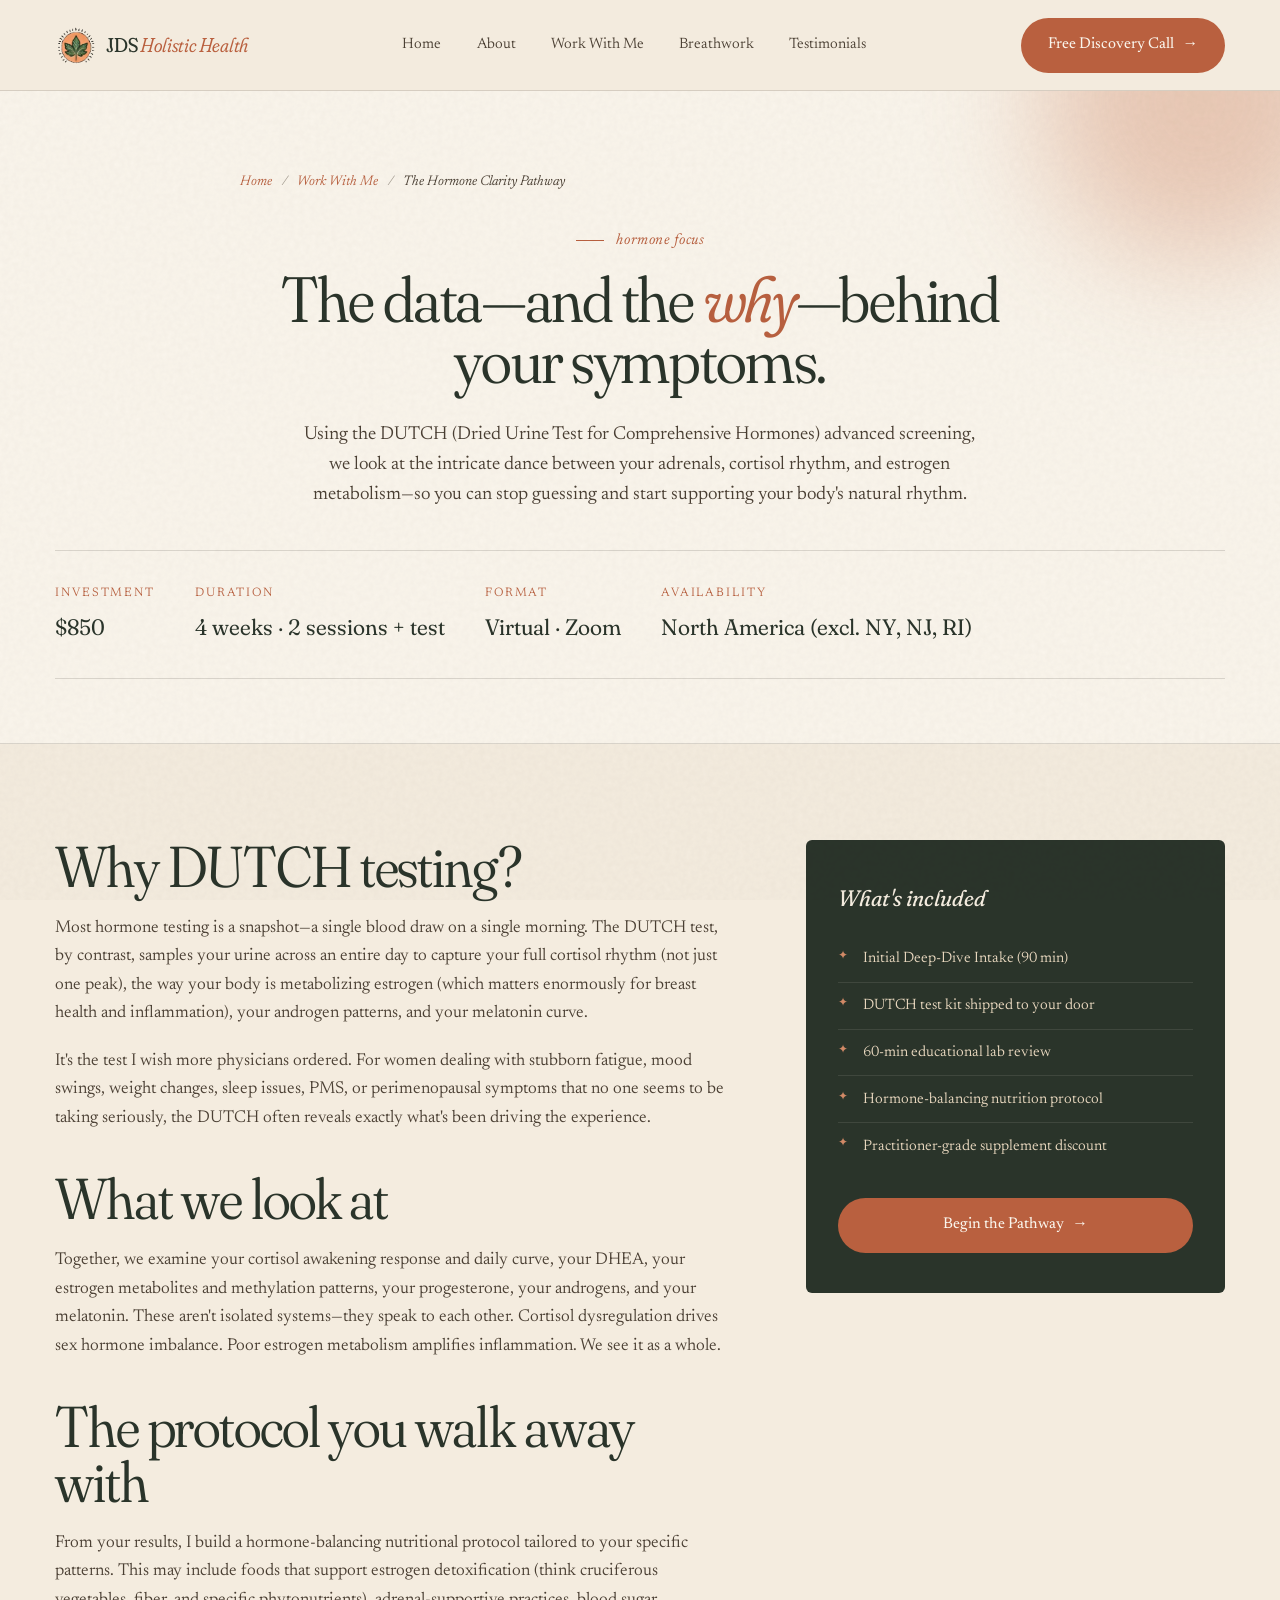
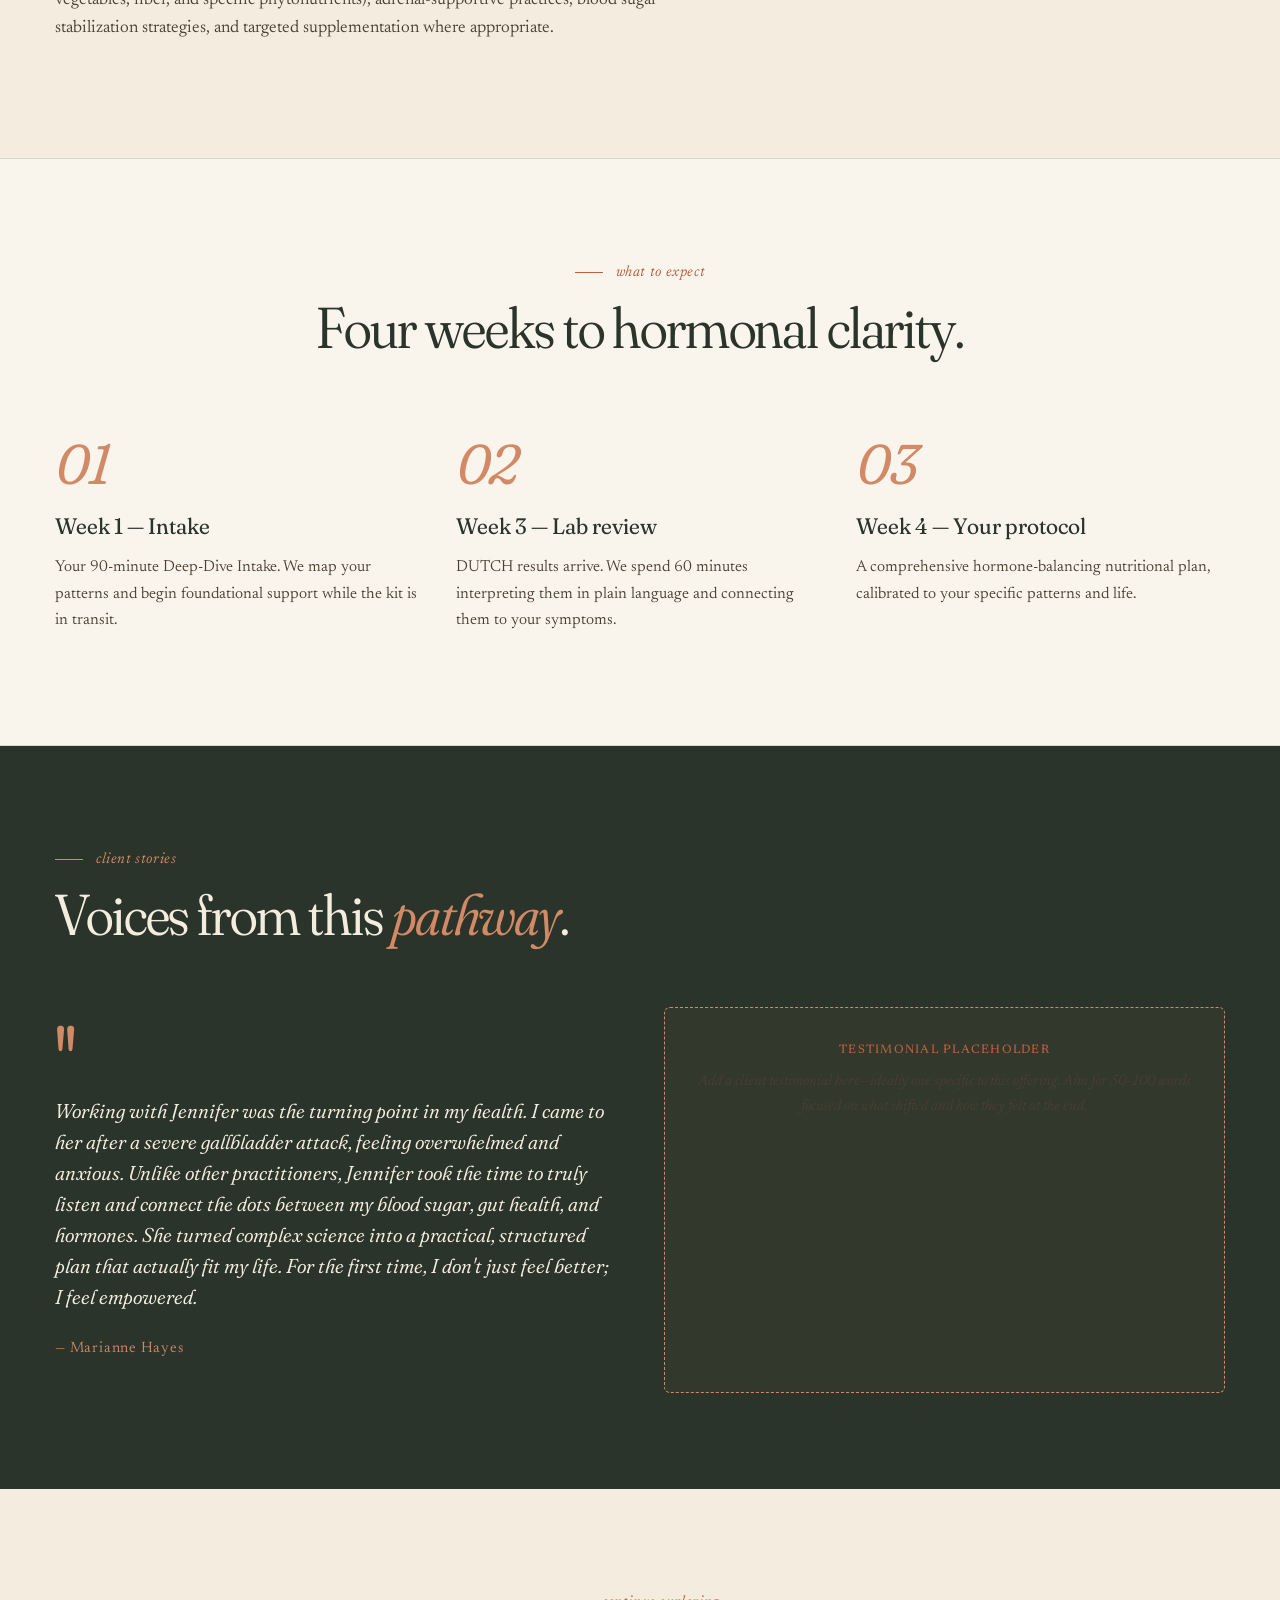
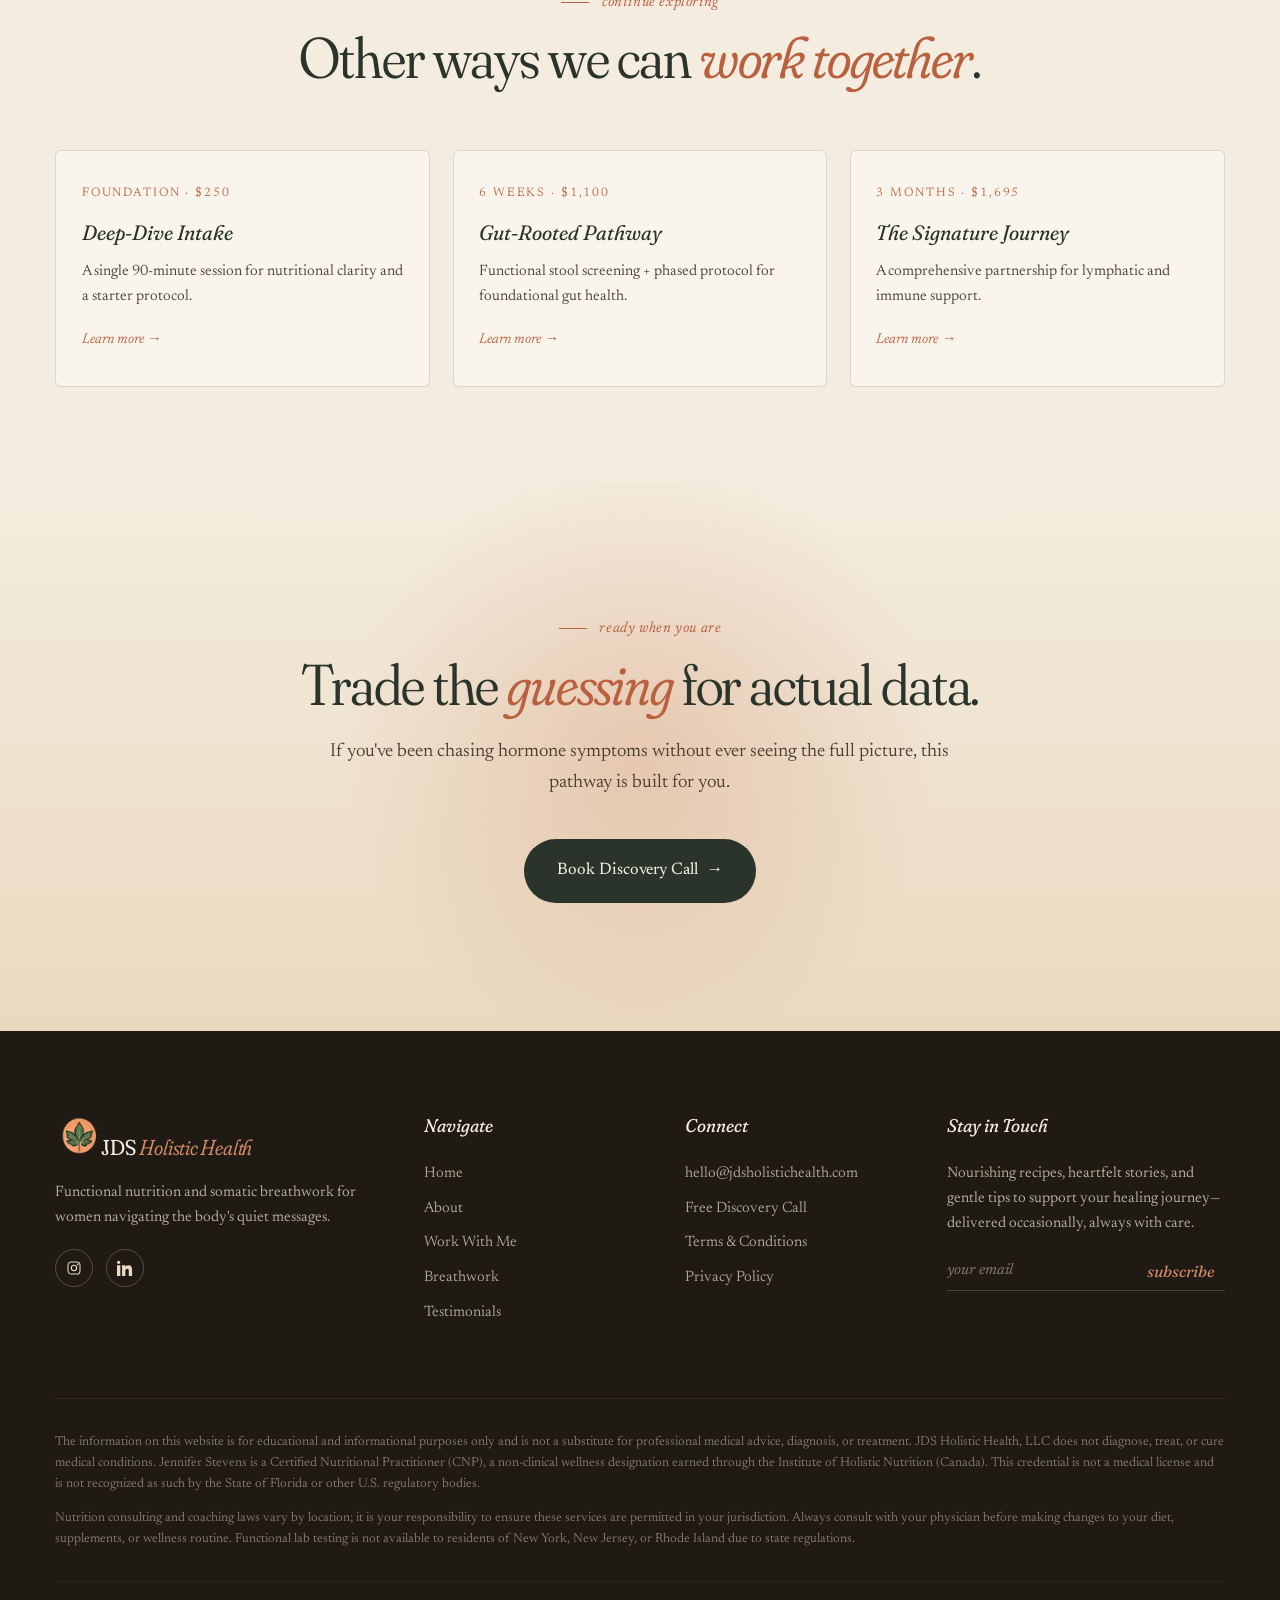
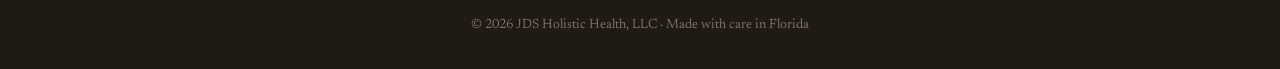
<file: hormone-clarity-pathway.html>
<!DOCTYPE html>
<html lang="en">
<head>
  <meta charset="UTF-8" />
  <meta name="viewport" content="width=device-width, initial-scale=1.0" />
  <title>The Hormone Clarity Pathway — JDS Holistic Health</title>
  <meta name="description" content="A 4-week pathway using DUTCH advanced hormone screening to reveal cortisol patterns, estrogen metabolism, and a path to hormonal balance." />
  <link rel="icon" type="image/svg+xml" href="assets/images/favicon.svg" />
  <link rel="preconnect" href="https://fonts.googleapis.com" />
  <link rel="preconnect" href="https://fonts.gstatic.com" crossorigin />
  <link href="https://fonts.googleapis.com/css2?family=Fraunces:ital,opsz,wght,SOFT@0,9..144,300..900,0..100;1,9..144,300..900,0..100&family=Newsreader:ital,opsz,wght@0,6..72,200..800;1,6..72,200..800&display=swap" rel="stylesheet" />
  <link rel="stylesheet" href="css/styles.css" />
</head>
<body>

  <nav class="site-nav">
    <div class="nav-inner">
      <a href="index.html" class="logo" aria-label="JDS Holistic Health — home"><img src="assets/images/logo-mark.png" alt="" class="logo-mark" /><span class="logo-text">JDS <em>Holistic Health</em></span></a>
      <ul class="nav-links">
        <li><a href="index.html">Home</a></li>
        <li><a href="about.html">About</a></li>
        <li><a href="index.html#pathways">Work With Me</a></li>
        <li><a href="index.html#breathwork">Breathwork</a></li>
        <li><a href="index.html#testimonials">Testimonials</a></li>
      </ul>
      <a href="index.html#cta" class="btn btn-clay nav-cta">Free Discovery Call <span class="arrow">→</span></a>
      <button class="nav-toggle" type="button" aria-label="Open menu" aria-expanded="false" aria-controls="mobile-menu">
        <span class="nav-toggle-bar"></span>
        <span class="nav-toggle-bar"></span>
        <span class="nav-toggle-bar"></span>
      </button>
    </div>
    <div class="mobile-menu" id="mobile-menu" aria-hidden="true">
      <ul class="mobile-menu-links">
        <li><a href="index.html">Home</a></li>
        <li><a href="about.html">About</a></li>
        <li><a href="index.html#pathways">Work With Me</a></li>
        <li><a href="index.html#breathwork">Breathwork</a></li>
        <li><a href="index.html#testimonials">Testimonials</a></li>
      </ul>
      <a href="index.html#cta" class="btn btn-clay mobile-menu-cta">Free Discovery Call <span class="arrow">→</span></a>
    </div>
  </nav>

  <section class="page-hero">
    <div class="blob blob-1"></div>
    <div class="container">
      <div class="page-hero-inner center">
        <div>
          <div class="breadcrumb">
            <a href="index.html">Home</a>
            <span class="sep">/</span>
            <a href="index.html#pathways">Work With Me</a>
            <span class="sep">/</span>
            <span>The Hormone Clarity Pathway</span>
          </div>
          <div class="eyebrow">Hormone Focus</div>
          <h1 class="display">The data—and the <span class="display-ital">why</span>—behind your symptoms.</h1>
          <p class="lead">Using the DUTCH (Dried Urine Test for Comprehensive Hormones) advanced screening, we look at the intricate dance between your adrenals, cortisol rhythm, and estrogen metabolism—so you can stop guessing and start supporting your body's natural rhythm.</p>
        </div>
      </div>
      <div class="offering-meta">
        <div class="meta-item">
          <span class="meta-label">Investment</span>
          <span class="meta-value">$850</span>
        </div>
        <div class="meta-item">
          <span class="meta-label">Duration</span>
          <span class="meta-value">4 weeks · 2 sessions + test</span>
        </div>
        <div class="meta-item">
          <span class="meta-label">Format</span>
          <span class="meta-value">Virtual · Zoom</span>
        </div>
        <div class="meta-item">
          <span class="meta-label">Availability</span>
          <span class="meta-value">North America (excl. NY, NJ, RI)</span>
        </div>
      </div>
    </div>
  </section>

  <section>
    <div class="container">
      <div class="offering-body">
        <div class="offering-prose">
        <h2 class="display">Why DUTCH testing?</h2>
        <p>Most hormone testing is a snapshot—a single blood draw on a single morning. The DUTCH test, by contrast, samples your urine across an entire day to capture your full cortisol rhythm (not just one peak), the way your body is metabolizing estrogen (which matters enormously for breast health and inflammation), your androgen patterns, and your melatonin curve.</p>
        <p>It's the test I wish more physicians ordered. For women dealing with stubborn fatigue, mood swings, weight changes, sleep issues, PMS, or perimenopausal symptoms that no one seems to be taking seriously, the DUTCH often reveals exactly what's been driving the experience.</p>
        <h2 class="display">What we look at</h2>
        <p>Together, we examine your cortisol awakening response and daily curve, your DHEA, your estrogen metabolites and methylation patterns, your progesterone, your androgens, and your melatonin. These aren't isolated systems—they speak to each other. Cortisol dysregulation drives sex hormone imbalance. Poor estrogen metabolism amplifies inflammation. We see it as a whole.</p>
        <h2 class="display">The protocol you walk away with</h2>
        <p>From your results, I build a hormone-balancing nutritional protocol tailored to your specific patterns. This may include foods that support estrogen detoxification (think cruciferous vegetables, fiber, and specific phytonutrients), adrenal-supportive practices, blood sugar stabilization strategies, and targeted supplementation where appropriate.</p>
        </div>
        <aside class="offering-sidebar">
          <h3>What's included</h3>
          <ul>
            <li>Initial Deep-Dive Intake (90 min)</li>
            <li>DUTCH test kit shipped to your door</li>
            <li>60-min educational lab review</li>
            <li>Hormone-balancing nutrition protocol</li>
            <li>Practitioner-grade supplement discount</li>
          </ul>
          <a href="#" class="btn btn-clay">Begin the Pathway <span class="arrow">→</span></a>
        </aside>
      </div>
    </div>
  </section>

  <section style="background: var(--cream-light); border-top: 1px solid var(--line); border-bottom: 1px solid var(--line);">
    <div class="container">
      <div class="section-header center">
        <div class="eyebrow">What to expect</div>
        <h2 class="display">Four weeks to hormonal clarity.</h2>
      </div>
      <div class="process-grid">
        <div class="process-step">
          <span class="step-num">01</span>
          <h4>Week 1 — Intake</h4>
          <p>Your 90-minute Deep-Dive Intake. We map your patterns and begin foundational support while the kit is in transit.</p>
        </div>
        <div class="process-step">
          <span class="step-num">02</span>
          <h4>Week 3 — Lab review</h4>
          <p>DUTCH results arrive. We spend 60 minutes interpreting them in plain language and connecting them to your symptoms.</p>
        </div>
        <div class="process-step">
          <span class="step-num">03</span>
          <h4>Week 4 — Your protocol</h4>
          <p>A comprehensive hormone-balancing nutritional plan, calibrated to your specific patterns and life.</p>
        </div>
      </div>
    </div>
  </section>

  <section class="testimonials">
    <div class="container">
      <div class="section-header">
        <div class="eyebrow eyebrow-light">Client Stories</div>
        <h2 class="display">Voices from this <span class="display-ital-light">pathway</span>.</h2>
      </div>
      <div class="testimonial-grid">
        <div class="testimonial">
          <span class="quote-mark">"</span>
          <p>Working with Jennifer was the turning point in my health. I came to her after a severe gallbladder attack, feeling overwhelmed and anxious. Unlike other practitioners, Jennifer took the time to truly listen and connect the dots between my blood sugar, gut health, and hormones. She turned complex science into a practical, structured plan that actually fit my life. For the first time, I don't just feel better; I feel empowered.</p>
          <div class="attribution">— Marianne Hayes</div>
        </div>
        <div class="testimonial-placeholder">
          <strong>Testimonial Placeholder</strong>
          Add a client testimonial here—ideally one specific to this offering. Aim for 50-100 words focused on what shifted and how they felt at the end.
        </div>
      </div>
    </div>
  </section>

  <section>
    <div class="container">
      <div class="section-header center">
        <div class="eyebrow">Continue exploring</div>
        <h2 class="display">Other ways we can <span class="display-ital">work together</span>.</h2>
      </div>
      <div class="related-grid">
        <a href="deep-dive-intake.html" class="related-card">
          <div class="related-tag">Foundation · $250</div>
          <h4>Deep-Dive Intake</h4>
          <p>A single 90-minute session for nutritional clarity and a starter protocol.</p>
          <span class="related-link">Learn more →</span>
        </a>
        <a href="gut-rooted-pathway.html" class="related-card">
          <div class="related-tag">6 weeks · $1,100</div>
          <h4>Gut-Rooted Pathway</h4>
          <p>Functional stool screening + phased protocol for foundational gut health.</p>
          <span class="related-link">Learn more →</span>
        </a>
        <a href="signature-journey.html" class="related-card">
          <div class="related-tag">3 months · $1,695</div>
          <h4>The Signature Journey</h4>
          <p>A comprehensive partnership for lymphatic and immune support.</p>
          <span class="related-link">Learn more →</span>
        </a>
      </div>
    </div>
  </section>

  <section class="final-cta" id="cta">
    <div class="container">
      <div class="eyebrow eyebrow-center">Ready when you are</div>
      <h2 class="display">Trade the <span class="display-ital">guessing</span> for actual data.</h2>
      <p>If you've been chasing hormone symptoms without ever seeing the full picture, this pathway is built for you.</p>
      <a href="#" class="btn btn-primary btn-large">Book Discovery Call <span class="arrow">→</span></a>
    </div>
  </section>

  <footer>
    <div class="container">
      <div class="footer-grid">
        <div>
          <a href="index.html" class="logo" aria-label="JDS Holistic Health — home"><img src="assets/images/logo-mark.png" alt="" class="logo-mark" /><span class="logo-text">JDS <em>Holistic Health</em></span></a>
          <p>Functional nutrition and somatic breathwork for women navigating the body's quiet messages.</p>
          <div class="social">
            <a href="https://www.instagram.com/jdsholistichealth" aria-label="Instagram">
              <svg viewBox="0 0 24 24" fill="none" stroke="currentColor" stroke-width="1.6" aria-hidden="true">
                <rect x="3" y="3" width="18" height="18" rx="5"/>
                <circle cx="12" cy="12" r="4"/>
                <circle cx="17.5" cy="6.5" r="0.5" fill="currentColor"/>
              </svg>
            </a>
            <a href="https://www.linkedin.com/in/jenniferdstevens/" aria-label="LinkedIn">
              <svg viewBox="0 0 24 24" fill="currentColor" aria-hidden="true">
                <path d="M4.98 3.5C4.98 4.881 3.87 6 2.5 6S0 4.881 0 3.5 1.119 1 2.5 1s2.48 1.119 2.48 2.5zM0 8h5v16H0V8zm7.982 0H12.5v2.186h.066c.628-1.182 2.158-2.43 4.439-2.43 4.748 0 5.625 3.124 5.625 7.187V24h-5v-7.116c0-1.696-.029-3.878-2.362-3.878-2.366 0-2.728 1.85-2.728 3.76V24h-5V8z"/>
              </svg>
            </a>
          </div>
        </div>
        <div>
          <h4>Navigate</h4>
          <ul>
            <li><a href="index.html">Home</a></li>
            <li><a href="about.html">About</a></li>
            <li><a href="index.html#pathways">Work With Me</a></li>
            <li><a href="index.html#breathwork">Breathwork</a></li>
            <li><a href="index.html#testimonials">Testimonials</a></li>
          </ul>
        </div>
        <div>
          <h4>Connect</h4>
          <ul>
            <li><a href="mailto:hello@jdsholistichealth.com">hello@jdsholistichealth.com</a></li>
            <li><a href="#">Free Discovery Call</a></li>
            <li><a href="#">Terms &amp; Conditions</a></li>
            <li><a href="#">Privacy Policy</a></li>
          </ul>
        </div>
        <div>
          <h4>Stay in Touch</h4>
          <p class="newsletter-blurb">Nourishing recipes, heartfelt stories, and gentle tips to support your healing journey—delivered occasionally, always with care.</p>
          <form class="newsletter-form" id="newsletter">
            <input type="email" placeholder="your email" required aria-label="Email address" />
            <button type="submit">subscribe</button>
          </form>
        </div>
      </div>
      <div class="disclaimer">
        <p>The information on this website is for educational and informational purposes only and is not a substitute for professional medical advice, diagnosis, or treatment. JDS Holistic Health, LLC does not diagnose, treat, or cure medical conditions. Jennifer Stevens is a Certified Nutritional Practitioner (CNP), a non-clinical wellness designation earned through the Institute of Holistic Nutrition (Canada). This credential is not a medical license and is not recognized as such by the State of Florida or other U.S. regulatory bodies.</p>
        <p>Nutrition consulting and coaching laws vary by location; it is your responsibility to ensure these services are permitted in your jurisdiction. Always consult with your physician before making changes to your diet, supplements, or wellness routine. Functional lab testing is not available to residents of New York, New Jersey, or Rhode Island due to state regulations.</p>
      </div>
      <div class="copyright">© <span id="year">2026</span> JDS Holistic Health, LLC · Made with care in Florida</div>
    </div>
  </footer>

  <script src="js/main.js"></script>
</body>
</html>
</file>
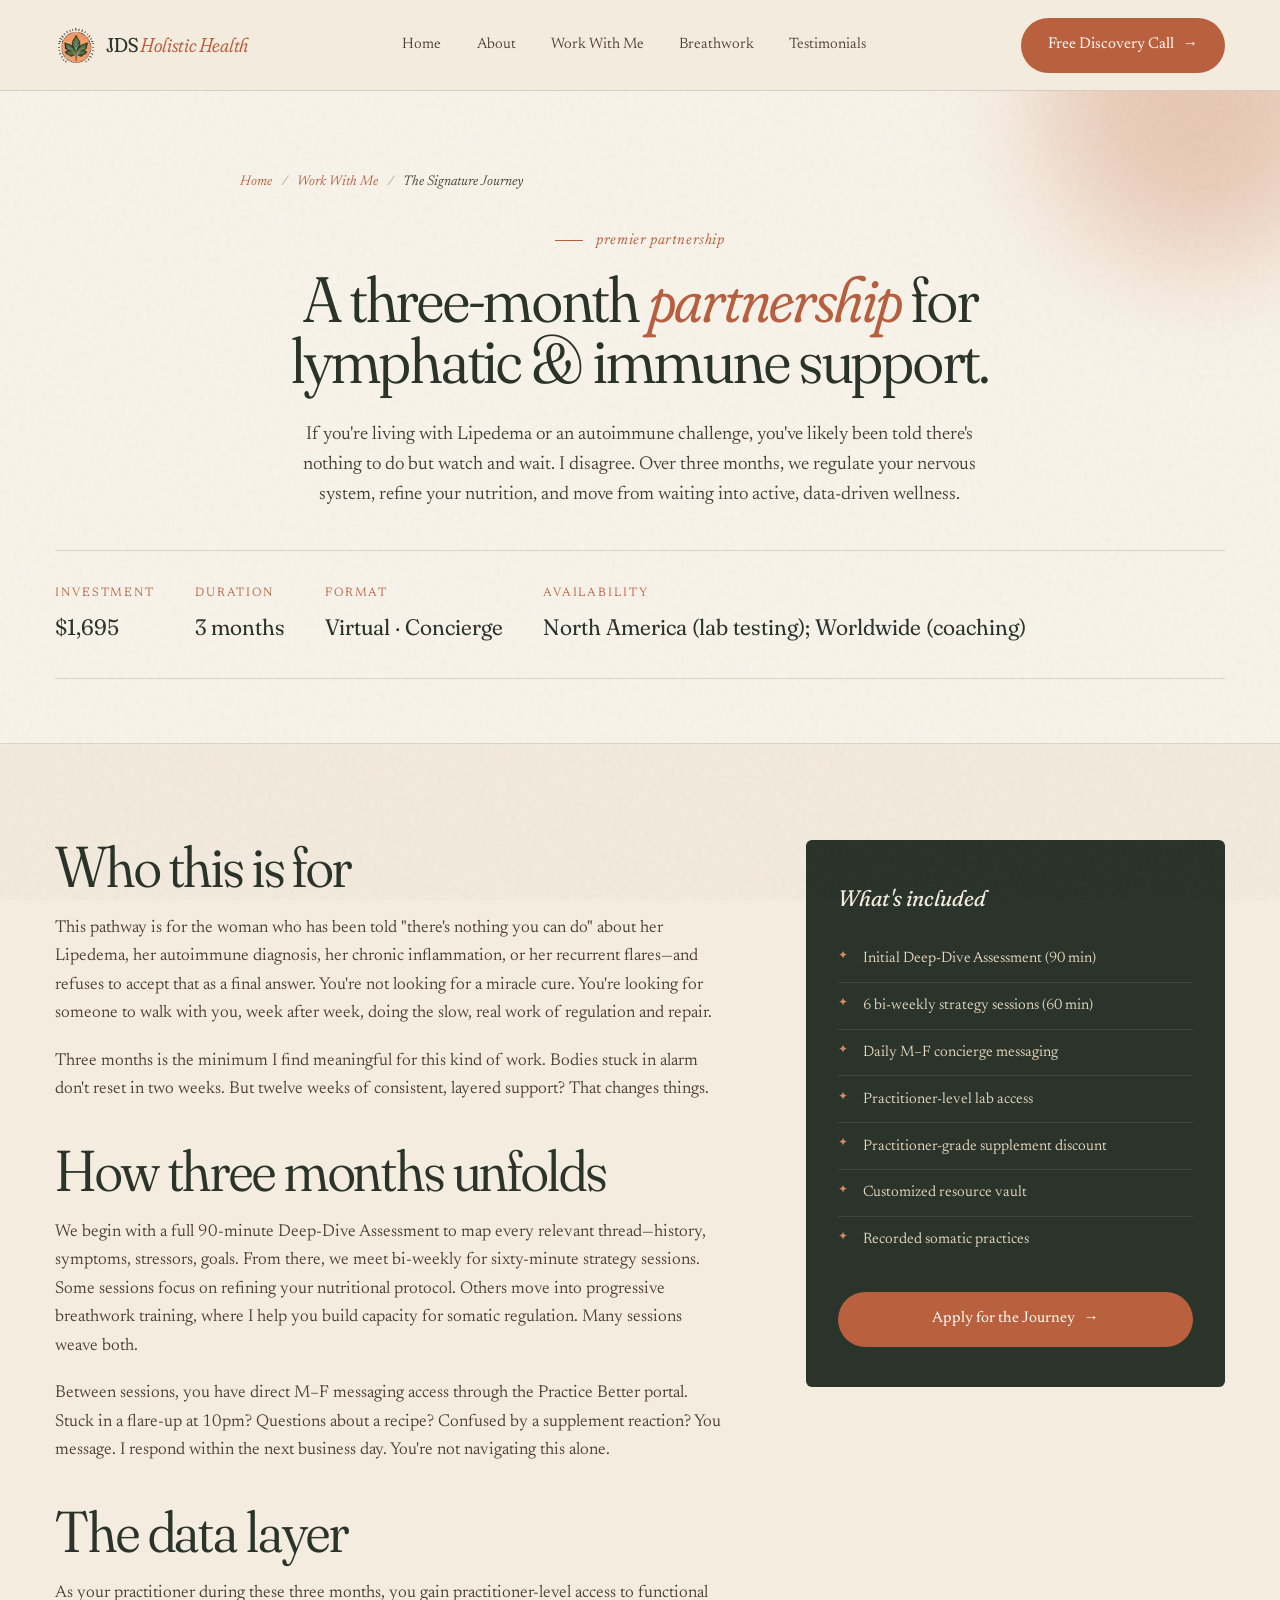
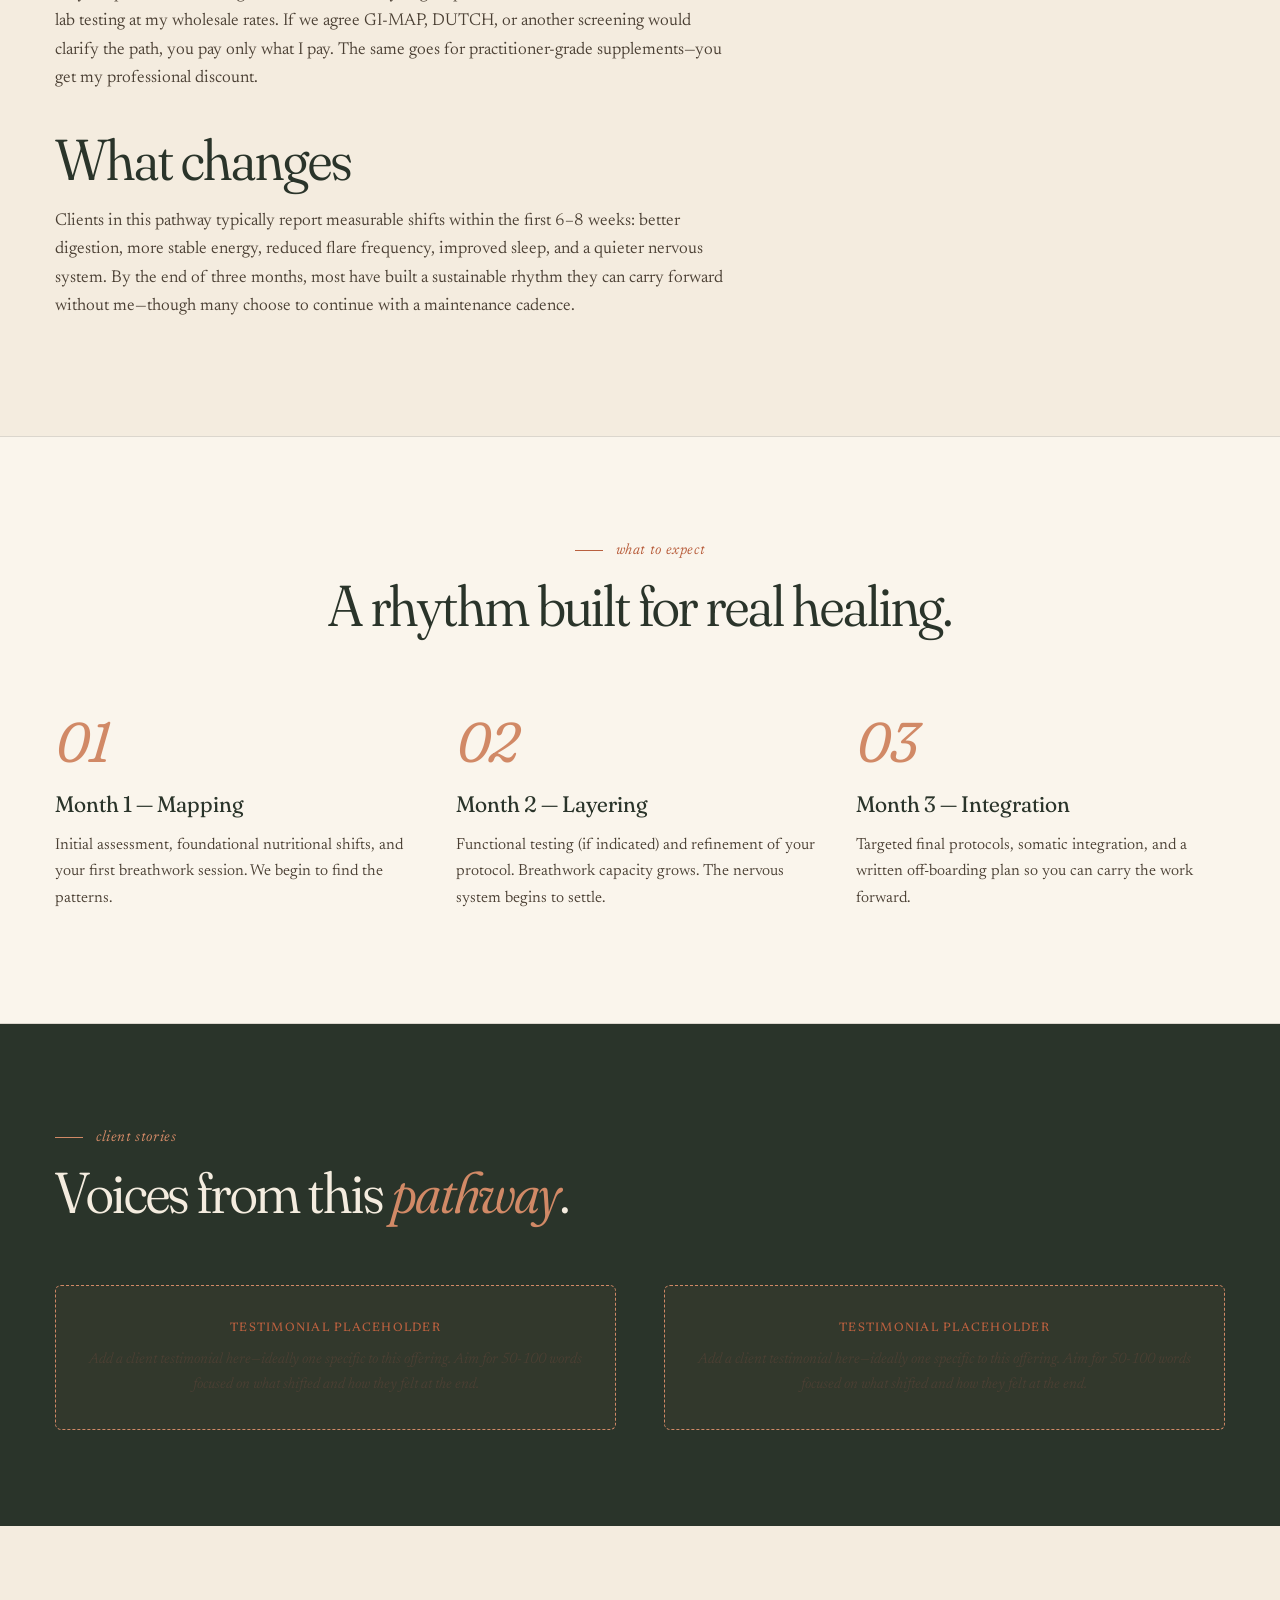
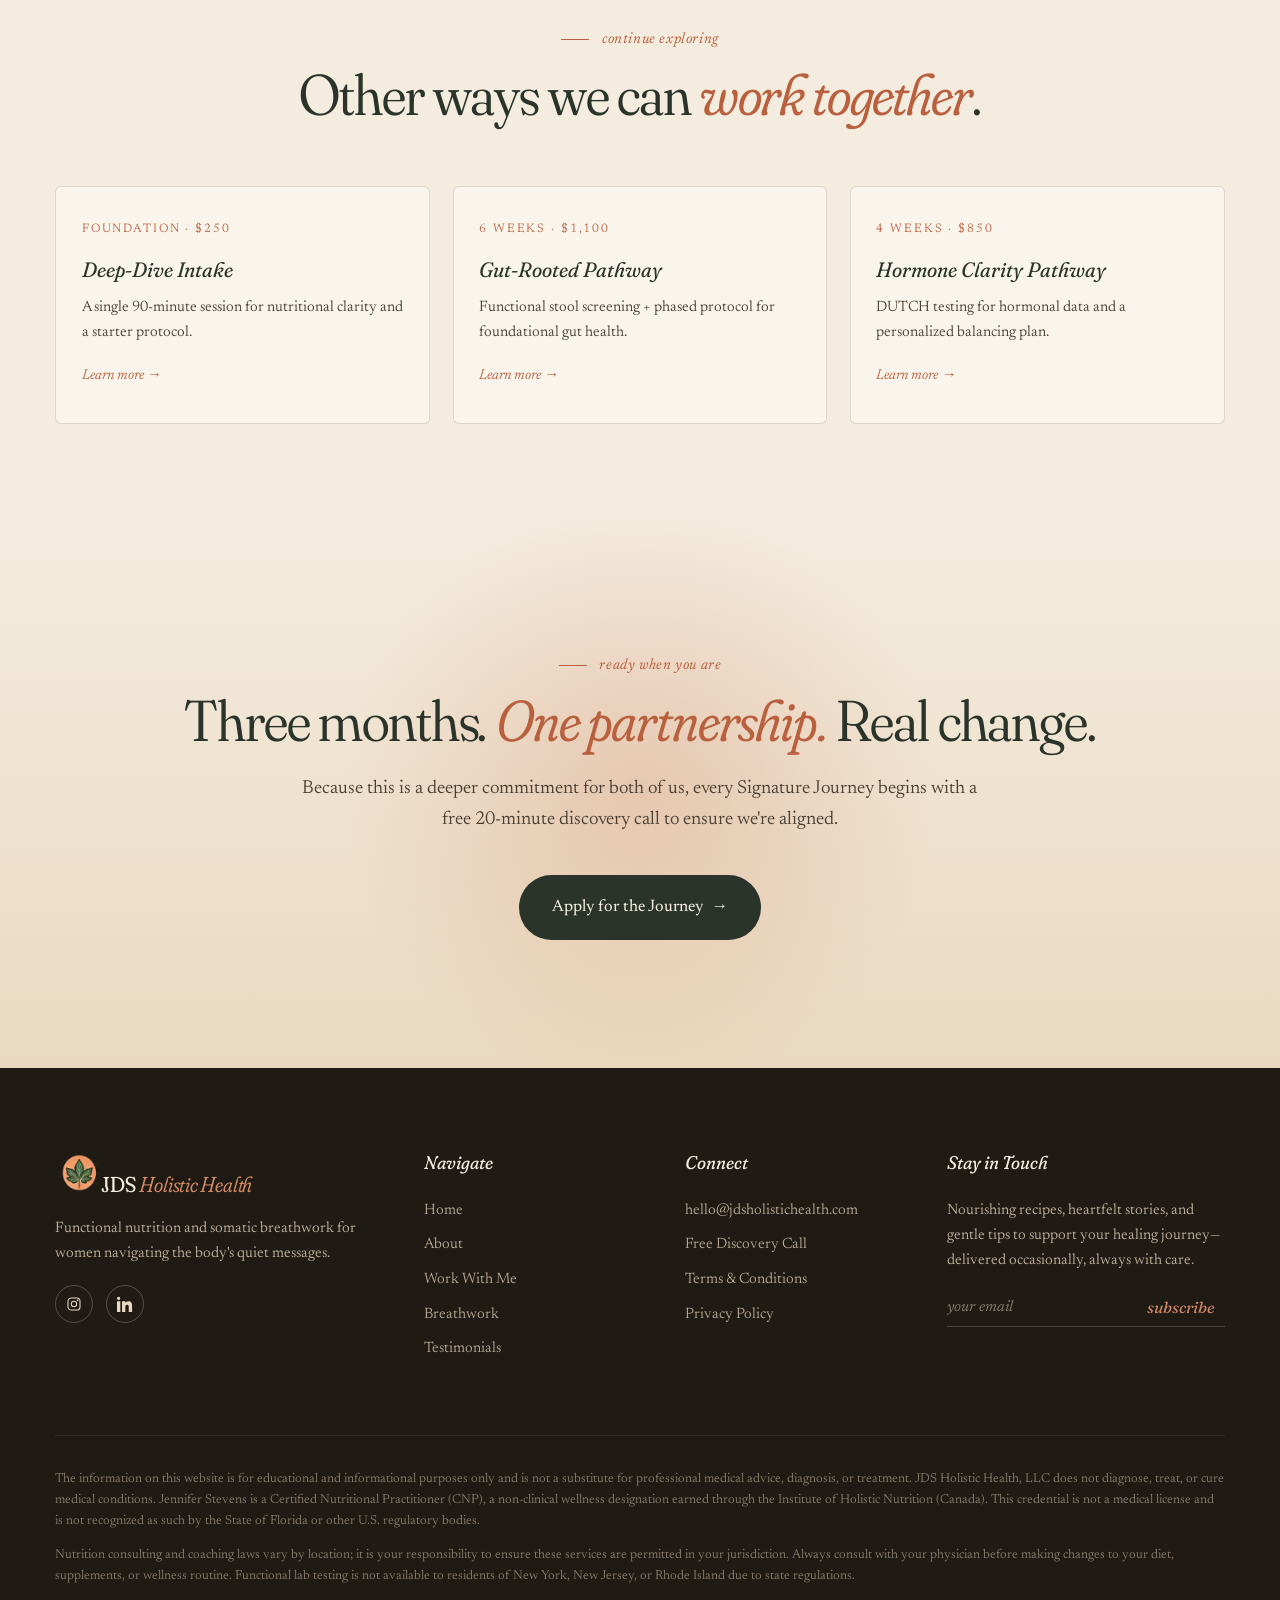
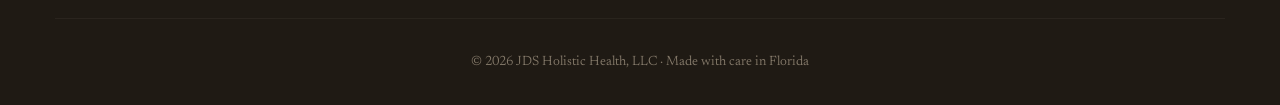
<file: signature-journey.html>
<!DOCTYPE html>
<html lang="en">
<head>
  <meta charset="UTF-8" />
  <meta name="viewport" content="width=device-width, initial-scale=1.0" />
  <title>The Signature Journey — JDS Holistic Health</title>
  <meta name="description" content="A 3-month functional and somatic partnership for women with Lipedema, autoimmunity, or complex chronic inflammation. Combines nutrition, breathwork, and concierge support." />
  <link rel="icon" type="image/svg+xml" href="assets/images/favicon.svg" />
  <link rel="preconnect" href="https://fonts.googleapis.com" />
  <link rel="preconnect" href="https://fonts.gstatic.com" crossorigin />
  <link href="https://fonts.googleapis.com/css2?family=Fraunces:ital,opsz,wght,SOFT@0,9..144,300..900,0..100;1,9..144,300..900,0..100&family=Newsreader:ital,opsz,wght@0,6..72,200..800;1,6..72,200..800&display=swap" rel="stylesheet" />
  <link rel="stylesheet" href="css/styles.css" />
</head>
<body>

  <nav class="site-nav">
    <div class="nav-inner">
      <a href="index.html" class="logo" aria-label="JDS Holistic Health — home"><img src="assets/images/logo-mark.png" alt="" class="logo-mark" /><span class="logo-text">JDS <em>Holistic Health</em></span></a>
      <ul class="nav-links">
        <li><a href="index.html">Home</a></li>
        <li><a href="about.html">About</a></li>
        <li><a href="index.html#pathways">Work With Me</a></li>
        <li><a href="index.html#breathwork">Breathwork</a></li>
        <li><a href="index.html#testimonials">Testimonials</a></li>
      </ul>
      <a href="index.html#cta" class="btn btn-clay nav-cta">Free Discovery Call <span class="arrow">→</span></a>
      <button class="nav-toggle" type="button" aria-label="Open menu" aria-expanded="false" aria-controls="mobile-menu">
        <span class="nav-toggle-bar"></span>
        <span class="nav-toggle-bar"></span>
        <span class="nav-toggle-bar"></span>
      </button>
    </div>
    <div class="mobile-menu" id="mobile-menu" aria-hidden="true">
      <ul class="mobile-menu-links">
        <li><a href="index.html">Home</a></li>
        <li><a href="about.html">About</a></li>
        <li><a href="index.html#pathways">Work With Me</a></li>
        <li><a href="index.html#breathwork">Breathwork</a></li>
        <li><a href="index.html#testimonials">Testimonials</a></li>
      </ul>
      <a href="index.html#cta" class="btn btn-clay mobile-menu-cta">Free Discovery Call <span class="arrow">→</span></a>
    </div>
  </nav>

  <section class="page-hero">
    <div class="blob blob-1"></div>
    <div class="container">
      <div class="page-hero-inner center">
        <div>
          <div class="breadcrumb">
            <a href="index.html">Home</a>
            <span class="sep">/</span>
            <a href="index.html#pathways">Work With Me</a>
            <span class="sep">/</span>
            <span>The Signature Journey</span>
          </div>
          <div class="eyebrow">Premier Partnership</div>
          <h1 class="display">A three-month <span class="display-ital">partnership</span> for lymphatic & immune support.</h1>
          <p class="lead">If you're living with Lipedema or an autoimmune challenge, you've likely been told there's nothing to do but watch and wait. I disagree. Over three months, we regulate your nervous system, refine your nutrition, and move from waiting into active, data-driven wellness.</p>
        </div>
      </div>
      <div class="offering-meta">
        <div class="meta-item">
          <span class="meta-label">Investment</span>
          <span class="meta-value">$1,695</span>
        </div>
        <div class="meta-item">
          <span class="meta-label">Duration</span>
          <span class="meta-value">3 months</span>
        </div>
        <div class="meta-item">
          <span class="meta-label">Format</span>
          <span class="meta-value">Virtual · Concierge</span>
        </div>
        <div class="meta-item">
          <span class="meta-label">Availability</span>
          <span class="meta-value">North America (lab testing); Worldwide (coaching)</span>
        </div>
      </div>
    </div>
  </section>

  <section>
    <div class="container">
      <div class="offering-body">
        <div class="offering-prose">
        <h2 class="display">Who this is for</h2>
        <p>This pathway is for the woman who has been told "there's nothing you can do" about her Lipedema, her autoimmune diagnosis, her chronic inflammation, or her recurrent flares—and refuses to accept that as a final answer. You're not looking for a miracle cure. You're looking for someone to walk with you, week after week, doing the slow, real work of regulation and repair.</p>
        <p>Three months is the minimum I find meaningful for this kind of work. Bodies stuck in alarm don't reset in two weeks. But twelve weeks of consistent, layered support? That changes things.</p>
        <h2 class="display">How three months unfolds</h2>
        <p>We begin with a full 90-minute Deep-Dive Assessment to map every relevant thread—history, symptoms, stressors, goals. From there, we meet bi-weekly for sixty-minute strategy sessions. Some sessions focus on refining your nutritional protocol. Others move into progressive breathwork training, where I help you build capacity for somatic regulation. Many sessions weave both.</p>
        <p>Between sessions, you have direct M–F messaging access through the Practice Better portal. Stuck in a flare-up at 10pm? Questions about a recipe? Confused by a supplement reaction? You message. I respond within the next business day. You're not navigating this alone.</p>
        <h2 class="display">The data layer</h2>
        <p>As your practitioner during these three months, you gain practitioner-level access to functional lab testing at my wholesale rates. If we agree GI-MAP, DUTCH, or another screening would clarify the path, you pay only what I pay. The same goes for practitioner-grade supplements—you get my professional discount.</p>
        <h2 class="display">What changes</h2>
        <p>Clients in this pathway typically report measurable shifts within the first 6–8 weeks: better digestion, more stable energy, reduced flare frequency, improved sleep, and a quieter nervous system. By the end of three months, most have built a sustainable rhythm they can carry forward without me—though many choose to continue with a maintenance cadence.</p>
        </div>
        <aside class="offering-sidebar">
          <h3>What's included</h3>
          <ul>
            <li>Initial Deep-Dive Assessment (90 min)</li>
            <li>6 bi-weekly strategy sessions (60 min)</li>
            <li>Daily M–F concierge messaging</li>
            <li>Practitioner-level lab access</li>
            <li>Practitioner-grade supplement discount</li>
            <li>Customized resource vault</li>
            <li>Recorded somatic practices</li>
          </ul>
          <a href="#" class="btn btn-clay">Apply for the Journey <span class="arrow">→</span></a>
        </aside>
      </div>
    </div>
  </section>

  <section style="background: var(--cream-light); border-top: 1px solid var(--line); border-bottom: 1px solid var(--line);">
    <div class="container">
      <div class="section-header center">
        <div class="eyebrow">What to expect</div>
        <h2 class="display">A rhythm built for real healing.</h2>
      </div>
      <div class="process-grid">
        <div class="process-step">
          <span class="step-num">01</span>
          <h4>Month 1 — Mapping</h4>
          <p>Initial assessment, foundational nutritional shifts, and your first breathwork session. We begin to find the patterns.</p>
        </div>
        <div class="process-step">
          <span class="step-num">02</span>
          <h4>Month 2 — Layering</h4>
          <p>Functional testing (if indicated) and refinement of your protocol. Breathwork capacity grows. The nervous system begins to settle.</p>
        </div>
        <div class="process-step">
          <span class="step-num">03</span>
          <h4>Month 3 — Integration</h4>
          <p>Targeted final protocols, somatic integration, and a written off-boarding plan so you can carry the work forward.</p>
        </div>
      </div>
    </div>
  </section>

  <section class="testimonials">
    <div class="container">
      <div class="section-header">
        <div class="eyebrow eyebrow-light">Client Stories</div>
        <h2 class="display">Voices from this <span class="display-ital-light">pathway</span>.</h2>
      </div>
      <div class="testimonial-grid">
        <div class="testimonial-placeholder">
          <strong>Testimonial Placeholder</strong>
          Add a client testimonial here—ideally one specific to this offering. Aim for 50-100 words focused on what shifted and how they felt at the end.
        </div>
        <div class="testimonial-placeholder">
          <strong>Testimonial Placeholder</strong>
          Add a client testimonial here—ideally one specific to this offering. Aim for 50-100 words focused on what shifted and how they felt at the end.
        </div>
      </div>
    </div>
  </section>

  <section>
    <div class="container">
      <div class="section-header center">
        <div class="eyebrow">Continue exploring</div>
        <h2 class="display">Other ways we can <span class="display-ital">work together</span>.</h2>
      </div>
      <div class="related-grid">
        <a href="deep-dive-intake.html" class="related-card">
          <div class="related-tag">Foundation · $250</div>
          <h4>Deep-Dive Intake</h4>
          <p>A single 90-minute session for nutritional clarity and a starter protocol.</p>
          <span class="related-link">Learn more →</span>
        </a>
        <a href="gut-rooted-pathway.html" class="related-card">
          <div class="related-tag">6 weeks · $1,100</div>
          <h4>Gut-Rooted Pathway</h4>
          <p>Functional stool screening + phased protocol for foundational gut health.</p>
          <span class="related-link">Learn more →</span>
        </a>
        <a href="hormone-clarity-pathway.html" class="related-card">
          <div class="related-tag">4 weeks · $850</div>
          <h4>Hormone Clarity Pathway</h4>
          <p>DUTCH testing for hormonal data and a personalized balancing plan.</p>
          <span class="related-link">Learn more →</span>
        </a>
      </div>
    </div>
  </section>

  <section class="final-cta" id="cta">
    <div class="container">
      <div class="eyebrow eyebrow-center">Ready when you are</div>
      <h2 class="display">Three months. <span class="display-ital">One partnership.</span> Real change.</h2>
      <p>Because this is a deeper commitment for both of us, every Signature Journey begins with a free 20-minute discovery call to ensure we're aligned.</p>
      <a href="#" class="btn btn-primary btn-large">Apply for the Journey <span class="arrow">→</span></a>
    </div>
  </section>

  <footer>
    <div class="container">
      <div class="footer-grid">
        <div>
          <a href="index.html" class="logo" aria-label="JDS Holistic Health — home"><img src="assets/images/logo-mark.png" alt="" class="logo-mark" /><span class="logo-text">JDS <em>Holistic Health</em></span></a>
          <p>Functional nutrition and somatic breathwork for women navigating the body's quiet messages.</p>
          <div class="social">
            <a href="https://www.instagram.com/jdsholistichealth" aria-label="Instagram">
              <svg viewBox="0 0 24 24" fill="none" stroke="currentColor" stroke-width="1.6" aria-hidden="true">
                <rect x="3" y="3" width="18" height="18" rx="5"/>
                <circle cx="12" cy="12" r="4"/>
                <circle cx="17.5" cy="6.5" r="0.5" fill="currentColor"/>
              </svg>
            </a>
            <a href="https://www.linkedin.com/in/jenniferdstevens/" aria-label="LinkedIn">
              <svg viewBox="0 0 24 24" fill="currentColor" aria-hidden="true">
                <path d="M4.98 3.5C4.98 4.881 3.87 6 2.5 6S0 4.881 0 3.5 1.119 1 2.5 1s2.48 1.119 2.48 2.5zM0 8h5v16H0V8zm7.982 0H12.5v2.186h.066c.628-1.182 2.158-2.43 4.439-2.43 4.748 0 5.625 3.124 5.625 7.187V24h-5v-7.116c0-1.696-.029-3.878-2.362-3.878-2.366 0-2.728 1.85-2.728 3.76V24h-5V8z"/>
              </svg>
            </a>
          </div>
        </div>
        <div>
          <h4>Navigate</h4>
          <ul>
            <li><a href="index.html">Home</a></li>
            <li><a href="about.html">About</a></li>
            <li><a href="index.html#pathways">Work With Me</a></li>
            <li><a href="index.html#breathwork">Breathwork</a></li>
            <li><a href="index.html#testimonials">Testimonials</a></li>
          </ul>
        </div>
        <div>
          <h4>Connect</h4>
          <ul>
            <li><a href="mailto:hello@jdsholistichealth.com">hello@jdsholistichealth.com</a></li>
            <li><a href="#">Free Discovery Call</a></li>
            <li><a href="#">Terms &amp; Conditions</a></li>
            <li><a href="#">Privacy Policy</a></li>
          </ul>
        </div>
        <div>
          <h4>Stay in Touch</h4>
          <p class="newsletter-blurb">Nourishing recipes, heartfelt stories, and gentle tips to support your healing journey—delivered occasionally, always with care.</p>
          <form class="newsletter-form" id="newsletter">
            <input type="email" placeholder="your email" required aria-label="Email address" />
            <button type="submit">subscribe</button>
          </form>
        </div>
      </div>
      <div class="disclaimer">
        <p>The information on this website is for educational and informational purposes only and is not a substitute for professional medical advice, diagnosis, or treatment. JDS Holistic Health, LLC does not diagnose, treat, or cure medical conditions. Jennifer Stevens is a Certified Nutritional Practitioner (CNP), a non-clinical wellness designation earned through the Institute of Holistic Nutrition (Canada). This credential is not a medical license and is not recognized as such by the State of Florida or other U.S. regulatory bodies.</p>
        <p>Nutrition consulting and coaching laws vary by location; it is your responsibility to ensure these services are permitted in your jurisdiction. Always consult with your physician before making changes to your diet, supplements, or wellness routine. Functional lab testing is not available to residents of New York, New Jersey, or Rhode Island due to state regulations.</p>
      </div>
      <div class="copyright">© <span id="year">2026</span> JDS Holistic Health, LLC · Made with care in Florida</div>
    </div>
  </footer>

  <script src="js/main.js"></script>
</body>
</html>
</file>
<file: css/styles.css>
/* ==========================================================================
   JDS Holistic Health
   Styles
   ========================================================================== */

/* ============ DESIGN TOKENS ============ */
:root {
  /* Color palette */
  --cream: #f4ecdf;
  --cream-light: #faf5ec;
  --cream-deep: #ead9c0;
  --clay: #b9603f;
  --clay-soft: #d18966;
  --sage: #7a8a6d;
  --sage-deep: #4f5e46;
  --forest: #2a342a;
  --ink: #1f1a14;
  --ink-soft: #4a3f33;
  --ochre: #c89060;

  /* UI */
  --line: rgba(31, 26, 20, 0.14);
  --shadow-warm: 0 30px 60px -25px rgba(74, 63, 51, 0.25);

  /* Layout */
  --container-max: 1240px;
  --container-padding: 2.2rem;
}

/* ============ RESET ============ */
*,
*::before,
*::after {
  box-sizing: border-box;
  margin: 0;
  padding: 0;
}

html {
  scroll-behavior: smooth;
}

body {
  font-family: 'Newsreader', Georgia, serif;
  font-weight: 380;
  font-size: 18px;
  line-height: 1.65;
  color: var(--ink);
  background: var(--cream);
  overflow-x: hidden;
  font-variation-settings: "opsz" 18;
}

/* Subtle paper grain overlay */
body::before {
  content: "";
  position: fixed;
  inset: 0;
  pointer-events: none;
  z-index: 1;
  background-image: url("data:image/svg+xml,%3Csvg viewBox='0 0 200 200' xmlns='http://www.w3.org/2000/svg'%3E%3Cfilter id='n'%3E%3CfeTurbulence type='fractalNoise' baseFrequency='0.85' numOctaves='2'/%3E%3CfeColorMatrix values='0 0 0 0 0.1 0 0 0 0 0.08 0 0 0 0 0.05 0 0 0 0.08 0'/%3E%3C/filter%3E%3Crect width='100%25' height='100%25' filter='url(%23n)'/%3E%3C/svg%3E");
  opacity: 0.5;
  mix-blend-mode: multiply;
}

a {
  color: inherit;
  text-decoration: none;
}

/* ============ TYPOGRAPHY ============ */
.display {
  font-family: 'Fraunces', Georgia, serif;
  font-variation-settings: "opsz" 144, "SOFT" 60;
  font-weight: 350;
  letter-spacing: -0.02em;
  line-height: 0.95;
  color: var(--forest);
}

h1.display { font-size: clamp(3rem, 7.5vw, 7rem); }
h2.display { font-size: clamp(2.2rem, 4.5vw, 4rem); }
h3.display {
  font-size: clamp(1.5rem, 2.4vw, 2.1rem);
  font-variation-settings: "opsz" 72, "SOFT" 50;
  font-weight: 400;
}

.display .ital,
.display-ital {
  font-style: italic;
  color: var(--clay);
  font-variation-settings: "opsz" 144, "SOFT" 100;
}

.display-ital-light {
  font-style: italic;
  color: var(--clay-soft);
}

.eyebrow {
  font-family: 'Newsreader', serif;
  font-style: italic;
  font-weight: 400;
  font-size: 0.95rem;
  letter-spacing: 0.04em;
  color: var(--clay);
  text-transform: lowercase;
  margin-bottom: 1rem;
  display: inline-flex;
  align-items: center;
  gap: 0.8rem;
}
.eyebrow::before {
  content: "";
  width: 28px;
  height: 1px;
  background: var(--clay);
  display: inline-block;
}
.eyebrow-light { color: var(--clay-soft); }
.eyebrow-light::before { background: var(--clay-soft); }
.eyebrow-center {
  justify-content: center;
  display: inline-flex;
}

/* ============ LAYOUT ============ */
.container {
  max-width: var(--container-max);
  margin: 0 auto;
  padding: 0 var(--container-padding);
  position: relative;
  z-index: 2;
}

section {
  padding: 6rem 0;
  position: relative;
}

.section-header {
  max-width: 720px;
  margin-bottom: 4rem;
}
.section-header.center {
  margin-left: auto;
  margin-right: auto;
  text-align: center;
}
.section-header p {
  margin-top: 1.5rem;
  font-size: 1.1rem;
  color: var(--ink-soft);
}

.mt-2 { margin-top: 2rem; }

/* ============ BUTTONS ============ */
.btn {
  display: inline-flex;
  align-items: center;
  gap: 0.55rem;
  padding: 0.85rem 1.6rem;
  border-radius: 999px;
  font-family: 'Newsreader', serif;
  font-size: 0.98rem;
  font-weight: 450;
  cursor: pointer;
  transition: all 0.3s cubic-bezier(0.2, 0.8, 0.2, 1);
  border: 1px solid transparent;
  white-space: nowrap;
}
.btn-primary {
  background: var(--forest);
  color: var(--cream);
}
.btn-primary:hover {
  background: var(--clay);
  transform: translateY(-1px);
}
.btn-ghost {
  background: transparent;
  color: var(--forest);
  border-color: var(--forest);
}
.btn-ghost:hover {
  background: var(--forest);
  color: var(--cream);
}
.btn-clay {
  background: var(--clay);
  color: var(--cream-light);
}
.btn-clay:hover { background: var(--forest); }
.btn-large {
  font-size: 1.05rem;
  padding: 1.1rem 2rem;
}
.btn .arrow {
  display: inline-block;
  transition: transform 0.3s ease;
}
.btn:hover .arrow { transform: translateX(4px); }

/* ============ NAVIGATION ============ */
.site-nav {
  position: sticky;
  top: 0;
  z-index: 50;
  background: rgba(244, 236, 223, 0.85);
  backdrop-filter: blur(14px);
  -webkit-backdrop-filter: blur(14px);
  border-bottom: 1px solid var(--line);
}
.nav-inner {
  display: flex;
  align-items: center;
  justify-content: space-between;
  padding: 1.1rem var(--container-padding);
  max-width: var(--container-max);
  margin: 0 auto;
}
.logo {
  display: inline-flex;
  align-items: center;
  gap: 0.7rem;
  line-height: 1;
}
.logo-mark {
  height: 38px;
  width: auto;
  transition: opacity 0.3s ease, transform 0.3s ease;
  flex-shrink: 0;
}
.logo-text {
  font-family: 'Fraunces', Georgia, serif;
  font-variation-settings: "opsz" 144, "SOFT" 100;
  font-weight: 400;
  font-size: 1.25rem;
  color: var(--forest);
  letter-spacing: -0.01em;
  white-space: nowrap;
  transition: color 0.3s ease;
}
.logo-text em {
  font-style: italic;
  color: var(--clay);
  font-weight: 350;
}
.logo:hover .logo-mark {
  opacity: 0.88;
  transform: scale(1.03);
}
.logo:hover .logo-text {
  color: var(--clay);
}
.logo:hover .logo-text em {
  color: var(--forest);
}
/* Footer (dark background) */
footer .logo-mark {
  height: 44px;
}
footer .logo-text {
  color: var(--cream);
  font-size: 1.35rem;
}
footer .logo-text em {
  color: var(--clay-soft);
}
footer .logo:hover .logo-text {
  color: var(--clay-soft);
}
footer .logo:hover .logo-text em {
  color: var(--cream);
}
.nav-links {
  display: flex;
  gap: 2.2rem;
  list-style: none;
  align-items: center;
}
.nav-links a {
  font-size: 0.95rem;
  color: var(--ink-soft);
  transition: color 0.25s ease;
  position: relative;
}
.nav-links a:hover { color: var(--clay); }
.nav-links a::after {
  content: "";
  position: absolute;
  bottom: -6px;
  left: 0;
  height: 1px;
  width: 0;
  background: var(--clay);
  transition: width 0.3s ease;
}
.nav-links a:hover::after { width: 100%; }

/* ============ HERO ============ */
.hero {
  padding: 6rem 0 5rem;
  position: relative;
  overflow: hidden;
}
.hero-grid {
  display: grid;
  grid-template-columns: 1.15fr 1fr;
  gap: 4rem;
  align-items: center;
}
.hero-eyebrow {
  display: flex;
  align-items: center;
  gap: 1rem;
  margin-bottom: 1.8rem;
  font-style: italic;
  color: var(--sage-deep);
  font-size: 0.95rem;
}
.hero-eyebrow .dot {
  width: 6px;
  height: 6px;
  border-radius: 50%;
  background: var(--clay);
  animation: pulse 2.4s ease-in-out infinite;
}
@keyframes pulse {
  0%, 100% { opacity: 0.4; transform: scale(1); }
  50% { opacity: 1; transform: scale(1.4); }
}
.hero-subhead {
  margin-top: 1.8rem;
  font-size: 1.18rem;
  color: var(--ink-soft);
  max-width: 30em;
  line-height: 1.6;
}
.hero-ctas {
  margin-top: 2.4rem;
  display: flex;
  gap: 1rem;
  flex-wrap: wrap;
}
.hero-image-frame {
  position: relative;
  aspect-ratio: 4/5;
  border-radius: 220px 220px 14px 14px;
  overflow: hidden;
  box-shadow: var(--shadow-warm);
  transform: rotate(1.5deg);
}
.hero-image-frame::before {
  content: "";
  position: absolute;
  inset: 0;
  background: linear-gradient(135deg, var(--clay-soft), var(--sage), var(--ochre));
  z-index: 1;
}
.hero-image-frame::after {
  content: "Jennifer's portrait";
  position: absolute;
  inset: 0;
  display: flex;
  align-items: center;
  justify-content: center;
  font-family: 'Newsreader', serif;
  font-style: italic;
  color: var(--cream-light);
  font-size: 0.95rem;
  letter-spacing: 0.05em;
  z-index: 2;
}
.hero-image-frame img {
  position: absolute;
  inset: 0;
  width: 100%;
  height: 100%;
  object-fit: cover;
  z-index: 3;
}

/* Organic decorative shapes */
.blob {
  position: absolute;
  border-radius: 50%;
  filter: blur(60px);
  opacity: 0.55;
  z-index: 0;
  pointer-events: none;
}
.blob-1 {
  width: 380px;
  height: 380px;
  background: var(--clay-soft);
  top: -120px;
  right: -100px;
}
.blob-2 {
  width: 320px;
  height: 320px;
  background: var(--sage);
  bottom: -80px;
  left: -120px;
  opacity: 0.4;
}

/* ============ TRUST STRIP ============ */
.trust-strip {
  background: var(--cream-deep);
  border-top: 1px solid var(--line);
  border-bottom: 1px solid var(--line);
  padding: 2.2rem 0;
  margin-top: -1rem;
}
.trust-inner {
  display: flex;
  justify-content: space-around;
  align-items: center;
  flex-wrap: wrap;
  gap: 2rem;
  font-family: 'Fraunces', serif;
  font-style: italic;
  font-size: 0.98rem;
  color: var(--sage-deep);
}
.trust-item {
  display: flex;
  align-items: center;
  gap: 0.7rem;
}
.trust-item svg { color: var(--clay); }

/* ============ ABOUT ============ */
.about {
  background: var(--cream-light);
  border-top: 1px solid var(--line);
  border-bottom: 1px solid var(--line);
}
.about-grid {
  display: grid;
  grid-template-columns: 1fr 1.3fr;
  gap: 5rem;
  align-items: center;
}
.about-image-frame {
  aspect-ratio: 3/4;
  background: linear-gradient(160deg, var(--sage), var(--ochre));
  border-radius: 8px 180px 8px 180px;
  box-shadow: var(--shadow-warm);
  position: relative;
  overflow: hidden;
}
.about-image-frame::after {
  content: "Editorial portrait";
  position: absolute;
  inset: 0;
  display: flex;
  align-items: center;
  justify-content: center;
  font-family: 'Newsreader', serif;
  font-style: italic;
  color: var(--cream-light);
  font-size: 0.95rem;
}
.about-image-frame img {
  position: absolute;
  inset: 0;
  width: 100%;
  height: 100%;
  object-fit: cover;
  z-index: 2;
}
.about p {
  margin-top: 1.5rem;
  font-size: 1.08rem;
  color: var(--ink-soft);
}
.about p:first-of-type {
  font-size: 1.25rem;
  color: var(--forest);
}
.about .signature {
  margin-top: 2rem;
  font-family: 'Fraunces', serif;
  font-style: italic;
  font-size: 1.5rem;
  color: var(--clay);
  font-variation-settings: "opsz" 72, "SOFT" 100;
}

/* ============ WHO THIS IS FOR ============ */
.for-grid {
  display: grid;
  grid-template-columns: 1fr 1fr;
  gap: 3rem;
  margin-top: 3rem;
}
.for-card {
  background: var(--cream-light);
  padding: 2.5rem;
  border-radius: 4px;
  border: 1px solid var(--line);
  position: relative;
}
.for-card.is-for { border-left: 3px solid var(--sage); }
.for-card.not-for { border-left: 3px solid var(--clay); }
.for-card h3 {
  font-family: 'Fraunces', serif;
  font-style: italic;
  font-weight: 400;
  font-size: 1.5rem;
  margin-bottom: 1.5rem;
  color: var(--forest);
}
.for-card ul { list-style: none; }
.for-card li {
  padding: 0.6rem 0 0.6rem 1.8rem;
  position: relative;
  color: var(--ink-soft);
  border-bottom: 1px dashed var(--line);
}
.for-card li:last-child { border-bottom: none; }
.for-card.is-for li::before {
  content: "✓";
  position: absolute;
  left: 0;
  color: var(--sage);
  font-weight: 600;
}
.for-card.not-for li::before {
  content: "—";
  position: absolute;
  left: 0;
  color: var(--clay);
}

/* ============ PATHWAYS ============ */
.pathways {
  background: var(--cream-light);
  border-top: 1px solid var(--line);
  border-bottom: 1px solid var(--line);
}
.pathway-grid {
  display: grid;
  grid-template-columns: repeat(4, 1fr);
  gap: 1.4rem;
}
.pathway-card {
  background: var(--cream);
  border-radius: 6px;
  padding: 2.2rem 1.8rem;
  display: flex;
  flex-direction: column;
  border: 1px solid var(--line);
  position: relative;
  transition: all 0.4s cubic-bezier(0.2, 0.8, 0.2, 1);
}
.pathway-card:hover {
  transform: translateY(-6px);
  box-shadow: var(--shadow-warm);
  border-color: var(--clay-soft);
}
.pathway-card.featured {
  background: var(--forest);
  color: var(--cream);
  border-color: var(--forest);
}
.pathway-card.featured h3,
.pathway-card.featured .price { color: var(--cream); }
.pathway-card.featured .feature-list li { color: var(--cream-deep); }
.pathway-card.featured .feature-list li::before { color: var(--clay-soft); }

.pathway-tag {
  display: inline-block;
  font-size: 0.78rem;
  text-transform: uppercase;
  letter-spacing: 0.15em;
  color: var(--clay);
  margin-bottom: 1rem;
  font-family: 'Newsreader', serif;
  font-weight: 500;
}
.pathway-card.featured .pathway-tag { color: var(--clay-soft); }
.pathway-card .price {
  font-family: 'Fraunces', serif;
  font-size: 2.4rem;
  font-variation-settings: "opsz" 144, "SOFT" 100;
  font-weight: 400;
  color: var(--forest);
  line-height: 1;
  margin: 0.5rem 0;
}
.pathway-card .price .price-unit {
  font-size: 0.85rem;
  font-style: italic;
  color: var(--ink-soft);
  font-weight: 400;
}
.pathway-card.featured .price-unit { color: var(--cream-deep); }
.pathway-card .duration {
  font-size: 0.9rem;
  color: var(--ink-soft);
  margin-bottom: 1.4rem;
  font-style: italic;
}
.pathway-card h3 {
  font-family: 'Fraunces', serif;
  font-weight: 400;
  font-variation-settings: "opsz" 72, "SOFT" 60;
  font-size: 1.5rem;
  margin-bottom: 1rem;
  color: var(--forest);
  line-height: 1.15;
}
.pathway-card p.tagline {
  font-style: italic;
  color: var(--ink-soft);
  margin-bottom: 1.3rem;
  font-size: 0.98rem;
}
.pathway-card.featured p.tagline { color: var(--cream-deep); }
.feature-list {
  list-style: none;
  margin-bottom: 1.8rem;
  flex: 1;
}
.feature-list li {
  padding: 0.5rem 0 0.5rem 1.4rem;
  position: relative;
  font-size: 0.94rem;
  color: var(--ink-soft);
}
.feature-list li::before {
  content: "✦";
  position: absolute;
  left: 0;
  color: var(--clay);
  font-size: 0.75rem;
  top: 0.65rem;
}
.pathway-card .btn {
  margin-top: auto;
  justify-content: center;
  width: 100%;
}
.pathways-footnote {
  margin-top: 2rem;
  font-size: 0.9rem;
  color: var(--ink-soft);
  font-style: italic;
  max-width: 60em;
}

/* ============ SIGNATURE JOURNEY ============ */
.signature-section {
  padding: 7rem 0;
  position: relative;
}
.signature-card {
  background: var(--forest);
  color: var(--cream);
  padding: 4.5rem;
  border-radius: 4px;
  display: grid;
  grid-template-columns: 1.1fr 1fr;
  gap: 4rem;
  align-items: center;
  position: relative;
  overflow: hidden;
}
.signature-card::before {
  content: "";
  position: absolute;
  width: 600px;
  height: 600px;
  border-radius: 50%;
  background: radial-gradient(circle, var(--clay) 0%, transparent 70%);
  right: -200px;
  top: -200px;
  opacity: 0.5;
}
.signature-card .eyebrow { color: var(--clay-soft); }
.signature-card .eyebrow::before { background: var(--clay-soft); }
.signature-card h2 {
  color: var(--cream);
  margin-bottom: 1.5rem;
  position: relative;
  z-index: 2;
}
.signature-card h2 .ital {
  font-style: italic;
  color: var(--clay-soft);
}
.signature-card .lead {
  font-size: 1.15rem;
  color: var(--cream-deep);
  line-height: 1.6;
  margin-bottom: 2rem;
  position: relative;
  z-index: 2;
}
.signature-features {
  list-style: none;
  position: relative;
  z-index: 2;
}
.signature-features li {
  padding: 1rem 0;
  border-top: 1px solid rgba(244, 236, 223, 0.15);
  display: flex;
  gap: 1.2rem;
  align-items: flex-start;
}
.signature-features li:last-child {
  border-bottom: 1px solid rgba(244, 236, 223, 0.15);
}
.signature-features .num {
  font-family: 'Fraunces', serif;
  font-style: italic;
  font-size: 0.95rem;
  color: var(--clay-soft);
  font-variation-settings: "opsz" 72, "SOFT" 100;
  min-width: 30px;
}
.signature-features strong {
  color: var(--cream);
  font-weight: 500;
  display: block;
  margin-bottom: 0.2rem;
}
.signature-features span {
  color: var(--cream-deep);
  font-size: 0.95rem;
}
.signature-investment {
  margin-top: 2.5rem;
  padding-top: 2rem;
  border-top: 1px solid rgba(244, 236, 223, 0.15);
  position: relative;
  z-index: 2;
  display: flex;
  align-items: baseline;
  justify-content: space-between;
  gap: 1.5rem;
  flex-wrap: wrap;
}
.signature-investment .investment-label {
  font-style: italic;
  color: var(--cream-deep);
  font-size: 0.95rem;
}
.signature-investment .investment-price {
  font-family: 'Fraunces', serif;
  font-size: 2.5rem;
  color: var(--clay-soft);
  font-variation-settings: "opsz" 144, "SOFT" 100;
}
.signature-cta {
  text-align: center;
  margin-top: 2.5rem;
}

/* ============ BREATHWORK ============ */
.breathwork {
  background: linear-gradient(180deg, var(--cream) 0%, var(--cream-deep) 100%);
  border-top: 1px solid var(--line);
}
.breathwork-grid {
  display: grid;
  grid-template-columns: repeat(3, 1fr);
  gap: 1.8rem;
}
.breath-card {
  background: var(--cream-light);
  border-radius: 6px;
  padding: 2.5rem 2rem;
  position: relative;
  overflow: hidden;
  transition: all 0.4s ease;
  border: 1px solid var(--line);
}
.breath-card:hover {
  transform: translateY(-5px);
  box-shadow: var(--shadow-warm);
}
.breath-icon {
  width: 50px;
  height: 50px;
  margin-bottom: 1.2rem;
  color: var(--clay);
}
.breath-card h3 {
  font-family: 'Fraunces', serif;
  font-weight: 400;
  font-style: italic;
  font-size: 1.5rem;
  color: var(--forest);
  margin-bottom: 0.5rem;
  font-variation-settings: "opsz" 72, "SOFT" 80;
}
.breath-card .price {
  color: var(--clay);
  font-size: 0.95rem;
  margin-bottom: 1.2rem;
  font-style: italic;
}
.breath-card p {
  color: var(--ink-soft);
  font-size: 0.98rem;
  margin-bottom: 1.5rem;
}
.breath-card .text-link {
  color: var(--forest);
  font-style: italic;
  border-bottom: 1px solid var(--clay);
  padding-bottom: 2px;
  font-size: 0.95rem;
  transition: all 0.3s ease;
}
.breath-card .text-link:hover { color: var(--clay); }

/* ============ TESTIMONIALS ============ */
.testimonials {
  background: var(--forest);
  color: var(--cream);
}
.testimonials h2.display { color: var(--cream); }
.testimonial-grid {
  display: grid;
  grid-template-columns: repeat(2, 1fr);
  gap: 3rem;
  margin-top: 3rem;
}
.testimonial {
  padding: 2rem 0;
  position: relative;
}
.testimonial .quote-mark {
  font-family: 'Fraunces', serif;
  font-size: 5rem;
  line-height: 0.5;
  color: var(--clay-soft);
  margin-bottom: 1rem;
  display: block;
  font-variation-settings: "opsz" 144, "SOFT" 100;
}
.testimonial p {
  font-family: 'Fraunces', serif;
  font-style: italic;
  font-size: 1.25rem;
  line-height: 1.55;
  color: var(--cream);
  margin-bottom: 1.5rem;
  font-variation-settings: "opsz" 72, "SOFT" 60;
  font-weight: 350;
}
.testimonial .attribution {
  font-size: 0.95rem;
  color: var(--clay-soft);
  letter-spacing: 0.05em;
}

/* ============ FAQ ============ */
.faq-list {
  max-width: 820px;
  margin: 0 auto;
}
.faq-item {
  border-bottom: 1px solid var(--line);
  padding: 1.4rem 0;
}
.faq-question {
  display: flex;
  justify-content: space-between;
  align-items: flex-start;
  cursor: pointer;
  font-family: 'Fraunces', serif;
  font-size: 1.3rem;
  font-weight: 400;
  color: var(--forest);
  list-style: none;
  gap: 1.5rem;
  transition: color 0.3s ease;
  font-variation-settings: "opsz" 72, "SOFT" 60;
}
.faq-question::-webkit-details-marker { display: none; }
.faq-question:hover { color: var(--clay); }
.faq-question::after {
  content: "+";
  font-family: 'Newsreader', serif;
  font-size: 1.5rem;
  color: var(--clay);
  transition: transform 0.3s ease;
  line-height: 1;
}
details[open] .faq-question::after { transform: rotate(45deg); }
.faq-answer {
  padding-top: 1rem;
  color: var(--ink-soft);
  line-height: 1.7;
  font-size: 1.05rem;
  max-width: 65ch;
}

/* ============ FINAL CTA ============ */
.final-cta {
  text-align: center;
  background: linear-gradient(180deg, var(--cream) 0%, var(--cream-deep) 100%);
  padding: 8rem 0;
  position: relative;
  overflow: hidden;
}
.final-cta::before {
  content: "";
  position: absolute;
  width: 700px;
  height: 700px;
  border-radius: 50%;
  background: radial-gradient(circle, var(--clay-soft) 0%, transparent 60%);
  left: 50%;
  top: 50%;
  transform: translate(-50%, -50%);
  opacity: 0.3;
  z-index: 1;
}
.final-cta > * {
  position: relative;
  z-index: 2;
}
.final-cta p {
  margin: 1.5rem auto 2.5rem;
  max-width: 36em;
  font-size: 1.18rem;
  color: var(--ink-soft);
}

/* ============ FOOTER ============ */
footer {
  background: var(--ink);
  color: var(--cream-deep);
  padding: 5rem 0 2rem;
}
.footer-grid {
  display: grid;
  grid-template-columns: 1.5fr 1fr 1fr 1.3fr;
  gap: 3rem;
  margin-bottom: 4rem;
}
footer h4 {
  font-family: 'Fraunces', serif;
  font-style: italic;
  font-weight: 400;
  font-size: 1.15rem;
  color: var(--cream);
  margin-bottom: 1.2rem;
  font-variation-settings: "opsz" 72, "SOFT" 100;
}
footer .logo {
  display: inline-block;
  margin-bottom: 1.2rem;
}
footer p {
  font-size: 0.95rem;
  color: var(--cream-deep);
  opacity: 0.8;
}
footer ul { list-style: none; }
footer ul li {
  margin-bottom: 0.6rem;
  font-size: 0.95rem;
}
footer ul a {
  opacity: 0.75;
  transition: opacity 0.2s ease, color 0.2s ease;
}
footer ul a:hover {
  opacity: 1;
  color: var(--clay-soft);
}
.newsletter-blurb { margin-bottom: 1rem; }
.newsletter-form {
  display: flex;
  margin-top: 1rem;
  border-bottom: 1px solid rgba(244, 236, 223, 0.2);
}
.newsletter-form input {
  flex: 1;
  background: transparent;
  border: none;
  padding: 0.7rem 0;
  color: var(--cream);
  font-family: 'Newsreader', serif;
  font-size: 0.95rem;
  outline: none;
}
.newsletter-form input::placeholder {
  color: var(--cream-deep);
  opacity: 0.5;
  font-style: italic;
}
.newsletter-form button {
  background: transparent;
  border: none;
  color: var(--clay-soft);
  cursor: pointer;
  font-family: 'Fraunces', serif;
  font-style: italic;
  font-size: 1rem;
  padding: 0.3rem 0.6rem;
  transition: color 0.3s ease;
}
.newsletter-form button:hover { color: var(--cream); }

.social {
  display: flex;
  gap: 0.8rem;
  margin-top: 1.2rem;
}
.social a {
  width: 38px;
  height: 38px;
  border-radius: 50%;
  border: 1px solid rgba(244, 236, 223, 0.25);
  display: flex;
  align-items: center;
  justify-content: center;
  transition: all 0.3s ease;
}
.social a:hover {
  background: var(--clay);
  border-color: var(--clay);
  transform: translateY(-2px);
}
.social svg {
  width: 16px;
  height: 16px;
}

.disclaimer {
  border-top: 1px solid rgba(244, 236, 223, 0.15);
  padding-top: 2rem;
  margin-top: 2rem;
  font-size: 0.82rem;
  line-height: 1.6;
  color: var(--cream-deep);
  opacity: 0.65;
}
.disclaimer p {
  font-size: 0.82rem;
  margin-bottom: 0.8rem;
}
.copyright {
  text-align: center;
  font-size: 0.85rem;
  opacity: 0.5;
  margin-top: 2rem;
  padding-top: 2rem;
  border-top: 1px solid rgba(244, 236, 223, 0.1);
}

/* ============ SCROLL REVEAL ============ */
.reveal {
  opacity: 0;
  transform: translateY(20px);
  transition: opacity 0.8s ease, transform 0.8s ease;
}
.reveal.in {
  opacity: 1;
  transform: translateY(0);
}

/* ============ RESPONSIVE ============ */
@media (max-width: 960px) {
  .hero-grid,
  .about-grid,
  .signature-card {
    grid-template-columns: 1fr;
    gap: 3rem;
  }
  .pathway-grid { grid-template-columns: repeat(2, 1fr); }
  .breathwork-grid { grid-template-columns: 1fr; }
  .testimonial-grid,
  .for-grid {
    grid-template-columns: 1fr;
    gap: 2rem;
  }
  .footer-grid {
    grid-template-columns: 1fr 1fr;
    gap: 2.5rem;
  }
  .nav-links { display: none; }
  .signature-card { padding: 3rem 2rem; }
  section { padding: 4.5rem 0; }
  .container { padding: 0 1.5rem; }

  /* Tablet: 2-column credential grid */
  .cred-grid {
    grid-template-columns: repeat(2, 1fr);
    gap: 3rem 2rem;
  }
}

/* === MOBILE NAV (≤700px) — wordmark stays, hamburger replaces CTA + links === */
@media (max-width: 700px) {
  .nav-inner {
    padding-left: 1.1rem;
    padding-right: 1.1rem;
    gap: 0.5rem;
  }
  /* Wordmark slightly smaller on mobile so it fits next to the hamburger */
  .logo-text {
    font-size: 1.05rem;
  }
  .logo-mark { height: 36px; }
  /* Hide desktop CTA and nav links — hamburger handles mobile nav */
  .nav-cta { display: none; }
}

@media (max-width: 600px) {
  .pathway-grid { grid-template-columns: 1fr; }
  .footer-grid { grid-template-columns: 1fr; }
  .hero { padding: 3rem 0; }
  .page-hero { padding: 3rem 0; }

  /* 1-column credential grid with tighter seal sizing */
  .cred-grid {
    grid-template-columns: 1fr;
    gap: 2.8rem 1.5rem;
  }
  .cred-seal-icon,
  .cred-seal-icon.cred-seal-img {
    width: 115px;
    height: 115px;
    margin-bottom: 1.2rem;
  }
  .cred-seal h4 { font-size: 1.1rem; }
  .cred-seal p { font-size: 0.92rem; max-width: 28ch; }

  /* My Story scroll container — tighter for phone */
  .story-scroll {
    margin-top: 2rem;
    border-radius: 4px;
  }
  .story-scroll-inner {
    padding: 1.6rem 1.4rem 1.8rem 1.2rem;
    max-height: 360px;
  }
  .story-scroll-inner p {
    font-size: 1rem;
    line-height: 1.65;
    margin-bottom: 1.1rem;
  }
  .story-scroll-inner p:first-child::first-letter {
    font-size: 2.3em;
    margin-right: 0.1em;
  }
  .story-scroll::after { height: 36px; }

  /* Tighter section-header on mobile so display headlines breathe but don't dominate */
  .section-header { margin-bottom: 2.2rem; }
  .section-header.center p { font-size: 1rem; }

  /* Compact display sizes for mobile */
  h1.display { font-size: clamp(2.3rem, 11vw, 3.4rem); }
  h2.display { font-size: clamp(1.8rem, 7.5vw, 2.6rem); }
  .display.headline-statement {
    font-size: clamp(1.55rem, 5.5vw, 2rem);
    line-height: 1.22;
  }

  /* Process grid: extra breathing room when stacked */
  .process-step { padding: 0 0.2rem; }

  /* Page-hero breadcrumb centered to feel less left-heavy */
  .breadcrumb { margin-bottom: 1.2rem; }
}

/* === SMALLEST PHONES (≤380px) === */
@media (max-width: 380px) {
  .container { padding: 0 1.1rem; }
  .nav-inner { padding-left: 0.9rem; padding-right: 0.9rem; }
  .logo-text { font-size: 0.98rem; }
  .logo-mark { height: 32px; }
}

/* ============ ACCESSIBILITY ============ */
@media (prefers-reduced-motion: reduce) {
  *,
  *::before,
  *::after {
    animation-duration: 0.01ms !important;
    animation-iteration-count: 1 !important;
    transition-duration: 0.01ms !important;
    scroll-behavior: auto !important;
  }
}

:focus-visible {
  outline: 2px solid var(--clay);
  outline-offset: 3px;
  border-radius: 4px;
}

/* ==========================================================================
   ADDITIONS — Multi-page support, credential badges, offering pages
   ========================================================================== */

/* ============ CREDENTIAL STRIP — HERO ============ */
.cred-strip {
  margin-top: 2.2rem;
  padding-top: 1.6rem;
  border-top: 1px solid var(--line);
  max-width: 34em;
}
.cred-caption {
  font-family: 'Newsreader', serif;
  font-style: italic;
  font-size: 0.82rem;
  color: var(--ink-soft);
  opacity: 0.7;
  letter-spacing: 0.02em;
  display: block;
  margin-bottom: 1rem;
}
.cred-logos {
  display: flex;
  align-items: center;
  gap: 2.4rem;
  flex-wrap: wrap;
}
.cred-logo {
  height: 52px;
  width: auto;
  opacity: 0.82;
  transition: opacity 0.3s ease, transform 0.3s ease;
}
.cred-logo:hover {
  opacity: 1;
  transform: translateY(-2px);
}
/* Per-logo height tuning so they read as visually consistent */
.cred-logo-ihn { height: 56px; }
.cred-logo-nanp { height: 60px; }
.cred-logo-er { height: 54px; }

/* ============ CREDENTIAL BADGES — ABOUT PAGE SEALS ============ */
.cred-grid {
  display: grid;
  grid-template-columns: repeat(4, 1fr);
  gap: 3rem 2.4rem;
  margin-top: 4rem;
  max-width: 1080px;
  margin-left: auto;
  margin-right: auto;
}
.cred-seal {
  background: transparent;
  border: none;
  border-radius: 0;
  padding: 0;
  text-align: center;
  transition: transform 0.4s cubic-bezier(0.2, 0.8, 0.2, 1);
  position: relative;
}
.cred-seal:hover {
  transform: translateY(-4px);
  box-shadow: none;
}
.cred-seal:hover .cred-seal-icon img,
.cred-seal:hover .cred-seal-icon svg {
  transform: scale(1.04);
}
.cred-seal-icon {
  width: 130px;
  height: 130px;
  margin: 0 auto 1.6rem;
  display: flex;
  align-items: center;
  justify-content: center;
  position: relative;
}
.cred-seal-icon::before {
  display: none;
}
.cred-seal-icon img,
.cred-seal-icon svg {
  max-width: 100%;
  max-height: 100%;
  width: auto;
  height: auto;
  object-fit: contain;
  transition: transform 0.4s cubic-bezier(0.2, 0.8, 0.2, 1);
}
.cred-seal-icon.cred-seal-img {
  width: 130px;
  height: 130px;
  margin-bottom: 1.6rem;
}
.cred-seal h4 {
  font-family: 'Fraunces', serif;
  font-style: italic;
  font-weight: 400;
  font-size: 1.2rem;
  color: var(--forest);
  margin-bottom: 0.5rem;
  font-variation-settings: "opsz" 72, "SOFT" 80;
  line-height: 1.25;
}
.cred-seal .cred-meta {
  font-size: 0.78rem;
  color: var(--clay);
  letter-spacing: 0.12em;
  text-transform: uppercase;
  margin-bottom: 0.9rem;
  font-weight: 500;
}
.cred-seal p {
  font-size: 0.92rem;
  color: var(--ink-soft);
  line-height: 1.55;
  margin: 0;
  max-width: 22ch;
  margin-left: auto;
  margin-right: auto;
}

/* ============ PAGE HERO (interior pages) ============ */
.page-hero {
  padding: 5rem 0 4rem;
  position: relative;
  overflow: hidden;
  background: var(--cream-light);
  border-bottom: 1px solid var(--line);
}
.page-hero .blob-1 {
  width: 320px;
  height: 320px;
  top: -150px;
  right: -80px;
  opacity: 0.4;
}
.page-hero-inner {
  display: grid;
  grid-template-columns: 1.4fr 1fr;
  gap: 4rem;
  align-items: center;
}
.page-hero-inner.center {
  grid-template-columns: 1fr;
  text-align: center;
  max-width: 800px;
  margin: 0 auto;
}
.page-hero h1 {
  font-size: clamp(2.5rem, 5vw, 4.5rem);
}
.page-hero p.lead {
  margin-top: 1.8rem;
  font-size: 1.18rem;
  color: var(--ink-soft);
  max-width: 36em;
  line-height: 1.6;
}
.page-hero-inner.center p.lead {
  margin-left: auto;
  margin-right: auto;
}

.breadcrumb {
  display: flex;
  gap: 0.6rem;
  align-items: center;
  margin-bottom: 1.8rem;
  font-size: 0.88rem;
  color: var(--ink-soft);
  font-style: italic;
}
.breadcrumb a { color: var(--clay); }
.breadcrumb a:hover { color: var(--forest); }
.breadcrumb .sep { opacity: 0.5; }

/* ============ OFFERING PAGE — META BAR ============ */
.offering-meta {
  display: flex;
  flex-wrap: wrap;
  gap: 2.5rem;
  padding: 2rem 0;
  border-top: 1px solid var(--line);
  border-bottom: 1px solid var(--line);
  margin-top: 2.5rem;
}
.offering-meta .meta-item {
  display: flex;
  flex-direction: column;
  gap: 0.3rem;
}
.offering-meta .meta-label {
  font-size: 0.78rem;
  text-transform: uppercase;
  letter-spacing: 0.15em;
  color: var(--clay);
}
.offering-meta .meta-value {
  font-family: 'Fraunces', serif;
  font-size: 1.4rem;
  color: var(--forest);
  font-variation-settings: "opsz" 72, "SOFT" 60;
}

/* ============ OFFERING — TWO COLUMN CONTENT ============ */
.offering-body {
  display: grid;
  grid-template-columns: 1.6fr 1fr;
  gap: 5rem;
  align-items: start;
}
.offering-prose h2 {
  margin-top: 2.5rem;
  margin-bottom: 1.2rem;
}
.offering-prose h2:first-child { margin-top: 0; }
.offering-prose p {
  margin-bottom: 1.2rem;
  font-size: 1.08rem;
  color: var(--ink-soft);
}

.offering-sidebar {
  position: sticky;
  top: 100px;
  background: var(--forest);
  color: var(--cream);
  padding: 2.5rem 2rem;
  border-radius: 6px;
}
.offering-sidebar h3 {
  font-family: 'Fraunces', serif;
  font-style: italic;
  font-weight: 400;
  font-size: 1.4rem;
  color: var(--cream);
  margin-bottom: 1.2rem;
  font-variation-settings: "opsz" 72, "SOFT" 80;
}
.offering-sidebar ul {
  list-style: none;
  margin-bottom: 1.8rem;
}
.offering-sidebar li {
  padding: 0.65rem 0 0.65rem 1.6rem;
  position: relative;
  font-size: 0.95rem;
  color: var(--cream-deep);
  border-bottom: 1px solid rgba(244, 236, 223, 0.1);
}
.offering-sidebar li:last-child { border-bottom: none; }
.offering-sidebar li::before {
  content: "✦";
  position: absolute;
  left: 0;
  color: var(--clay-soft);
  top: 0.7rem;
  font-size: 0.75rem;
}
.offering-sidebar .btn {
  width: 100%;
  justify-content: center;
}

/* ============ PROCESS STEPS ============ */
.process-grid {
  display: grid;
  grid-template-columns: repeat(3, 1fr);
  gap: 2rem;
  margin-top: 3rem;
}
.process-step {
  position: relative;
  padding: 1rem 0;
}
.process-step .step-num {
  font-family: 'Fraunces', serif;
  font-style: italic;
  font-size: 3.5rem;
  color: var(--clay-soft);
  font-variation-settings: "opsz" 144, "SOFT" 100;
  line-height: 1;
  margin-bottom: 1rem;
  display: block;
}
.process-step h4 {
  font-family: 'Fraunces', serif;
  font-weight: 400;
  font-size: 1.4rem;
  color: var(--forest);
  margin-bottom: 0.6rem;
  font-variation-settings: "opsz" 72, "SOFT" 60;
}
.process-step p {
  color: var(--ink-soft);
  font-size: 1rem;
  margin: 0;
}

/* ============ TESTIMONIAL PLACEHOLDER ============ */
.testimonial-placeholder {
  border: 1.5px dashed var(--clay-soft);
  border-radius: 6px;
  padding: 2rem;
  background: rgba(217, 137, 102, 0.05);
  text-align: center;
  color: var(--ink-soft);
  font-style: italic;
  font-size: 0.95rem;
}
.testimonial-placeholder strong {
  display: block;
  color: var(--clay);
  font-weight: 500;
  margin-bottom: 0.5rem;
  font-style: normal;
  text-transform: uppercase;
  letter-spacing: 0.1em;
  font-size: 0.78rem;
}

/* ============ RELATED OFFERINGS ============ */
.related-grid {
  display: grid;
  grid-template-columns: repeat(3, 1fr);
  gap: 1.4rem;
  margin-top: 3rem;
}
.related-card {
  background: var(--cream-light);
  padding: 2rem 1.6rem;
  border-radius: 6px;
  border: 1px solid var(--line);
  transition: all 0.3s ease;
  display: block;
}
.related-card:hover {
  transform: translateY(-4px);
  box-shadow: var(--shadow-warm);
  border-color: var(--clay-soft);
}
.related-card .related-tag {
  font-size: 0.78rem;
  text-transform: uppercase;
  letter-spacing: 0.15em;
  color: var(--clay);
  margin-bottom: 0.8rem;
}
.related-card h4 {
  font-family: 'Fraunces', serif;
  font-weight: 400;
  font-style: italic;
  font-size: 1.3rem;
  color: var(--forest);
  margin-bottom: 0.5rem;
  font-variation-settings: "opsz" 72, "SOFT" 60;
}
.related-card p {
  font-size: 0.95rem;
  color: var(--ink-soft);
  margin-bottom: 1rem;
}
.related-card .related-link {
  font-style: italic;
  color: var(--clay);
  font-size: 0.92rem;
}

/* ============ ABOUT PAGE — CREDENTIAL DETAIL ============ */
.cred-detail {
  background: var(--cream-light);
  border-top: 1px solid var(--line);
  border-bottom: 1px solid var(--line);
}
.cred-detail-content {
  max-width: 720px;
  margin: 3rem auto 0;
}
.cred-detail-content p {
  margin-bottom: 1.2rem;
  color: var(--ink-soft);
  font-size: 1.05rem;
}
.cred-detail-content p strong {
  color: var(--forest);
  font-weight: 500;
}
.cred-detail-content .cred-callout {
  border-left: 3px solid var(--clay);
  padding: 0.5rem 0 0.5rem 1.5rem;
  margin: 2rem 0;
  font-style: italic;
  color: var(--forest);
  font-family: 'Fraunces', serif;
  font-size: 1.2rem;
  font-variation-settings: "opsz" 72, "SOFT" 60;
}

/* ============ ABOUT TEASER (homepage) ============ */
.about-teaser {
  padding: 5rem 0;
}
.about-teaser-grid {
  display: grid;
  grid-template-columns: 1fr 1.3fr;
  gap: 4rem;
  align-items: center;
}
.about-teaser-image {
  aspect-ratio: 4/5;
  background: linear-gradient(160deg, var(--sage), var(--ochre));
  border-radius: 8px 8px 160px 160px;
  position: relative;
  overflow: hidden;
  box-shadow: var(--shadow-warm);
}
.about-teaser-image::after {
  content: "Portrait";
  position: absolute;
  inset: 0;
  display: flex;
  align-items: center;
  justify-content: center;
  font-family: 'Newsreader', serif;
  font-style: italic;
  color: var(--cream-light);
  font-size: 0.95rem;
}
.about-teaser-image img {
  position: absolute;
  inset: 0;
  width: 100%;
  height: 100%;
  object-fit: cover;
  object-position: 38% center;
  z-index: 2;
}

/* Image positioning — keep Jennifer's face in frame regardless of crop ratio */
.hero-image-frame img,
.about-image-frame img {
  object-position: 38% center;
}
.about-teaser p {
  margin-top: 1.5rem;
  font-size: 1.15rem;
  color: var(--ink-soft);
  line-height: 1.6;
}

/* ============ RESPONSIVE (additions) ============ */
@media (max-width: 960px) {
  .cred-grid { grid-template-columns: repeat(2, 1fr); }
  .page-hero-inner { grid-template-columns: 1fr; gap: 2.5rem; }
  .offering-body { grid-template-columns: 1fr; gap: 3rem; }
  .offering-sidebar { position: static; }
  .process-grid { grid-template-columns: 1fr; gap: 1.5rem; }
  .related-grid { grid-template-columns: 1fr; }
  .about-teaser-grid { grid-template-columns: 1fr; gap: 2rem; }
}
@media (max-width: 600px) {
  .cred-grid { grid-template-columns: 1fr; }
  .offering-meta { gap: 1.5rem; }
  .offering-meta .meta-item { flex-basis: 100%; }
}

/* ============ ANCHOR CARDS (entire card clickable) ============ */
.pathway-link,
.breath-link {
  text-decoration: none;
  color: inherit;
  cursor: pointer;
}
.pathway-link:hover h3,
.breath-link:hover h3 {
  color: var(--clay);
}
.pathway-card.featured.pathway-link:hover h3 {
  color: var(--clay-soft);
}

/* The inner "button" inside an anchor card — visual only, not a real button */
.pathway-link .btn,
.breath-link .text-link {
  pointer-events: none;
}

/* ============ ACTIVE NAV STATE ============ */
.nav-links a.active {
  color: var(--clay);
}
.nav-links a.active::after {
  width: 100%;
}

/* ============ MISSION-STATEMENT HEADLINE ============ */
/* For longer h1 statements that need to read like a sentence rather than a banner word. */
.display.headline-statement {
  font-size: clamp(1.85rem, 3.6vw, 3.05rem);
  line-height: 1.18;
  letter-spacing: -0.015em;
  font-variation-settings: "opsz" 96, "SOFT" 50;
}

/* ============ MY STORY — SCROLLABLE BIOGRAPHY ============ */
.my-story {
  background: var(--cream-light);
}
.story-scroll {
  max-width: 720px;
  margin: 3rem auto 0;
  position: relative;
  /* Soft container with subtle elevation */
  background: var(--cream);
  border: 1px solid var(--line);
  border-radius: 6px;
  box-shadow: 0 14px 40px -28px rgba(74, 63, 51, 0.3);
}
.story-scroll-inner {
  max-height: clamp(280px, 44vh, 440px);
  overflow-y: auto;
  padding: 2.2rem 2.8rem 2.4rem 2.4rem;
  scrollbar-width: thin;
  scrollbar-color: var(--clay-soft) transparent;
  /* Inner scroll feel — never feels jumpy */
  scroll-behavior: smooth;
  -webkit-overflow-scrolling: touch;
}
.story-scroll-inner:focus-visible {
  outline: 2px solid var(--clay);
  outline-offset: 4px;
  border-radius: 6px;
}
/* Webkit scrollbar styling */
.story-scroll-inner::-webkit-scrollbar {
  width: 6px;
}
.story-scroll-inner::-webkit-scrollbar-track {
  background: transparent;
  margin: 0.8rem 0;
}
.story-scroll-inner::-webkit-scrollbar-thumb {
  background-color: var(--clay-soft);
  border-radius: 3px;
}
.story-scroll-inner::-webkit-scrollbar-thumb:hover {
  background-color: var(--clay);
}
.story-scroll-inner p {
  margin-bottom: 1.35rem;
  font-size: 1.05rem;
  line-height: 1.7;
  color: var(--ink-soft);
}
.story-scroll-inner p:last-child {
  margin-bottom: 0;
}
.story-scroll-inner p:first-child::first-letter {
  font-family: 'Fraunces', serif;
  font-style: italic;
  font-size: 2.6em;
  line-height: 0.9;
  float: left;
  margin: 0.18em 0.12em 0 0;
  color: var(--clay);
  font-variation-settings: "opsz" 144, "SOFT" 100;
}
/* Bottom fade indicator — shows scrollable content exists */
.story-scroll::after {
  content: "";
  position: absolute;
  bottom: 1px;
  left: 1px;
  right: 7px;  /* leave space for scrollbar */
  height: 48px;
  background: linear-gradient(to bottom, transparent, var(--cream));
  pointer-events: none;
  border-radius: 0 0 5px 5px;
}
/* Top fade hint when scrolled */
.story-scroll::before {
  content: "";
  position: absolute;
  top: 1px;
  left: 1px;
  right: 7px;
  height: 24px;
  background: linear-gradient(to top, transparent, var(--cream));
  pointer-events: none;
  border-radius: 5px 5px 0 0;
  z-index: 1;
}

@media (max-width: 600px) {
  .story-scroll-inner {
    padding: 1.8rem 1.6rem 2rem 1.4rem;
  }
}

/* ============ HAMBURGER BUTTON ============ */
.nav-toggle {
  display: flex;
  flex-direction: column;
  justify-content: center;
  align-items: center;
  gap: 5px;
  width: 44px;
  height: 44px;
  padding: 0;
  background: transparent;
  border: none;
  cursor: pointer;
  border-radius: 50%;
  transition: background-color 0.25s ease;
  -webkit-tap-highlight-color: transparent;
  flex-shrink: 0;
}
.nav-toggle:hover {
  background-color: rgba(185, 96, 63, 0.08);
}
.nav-toggle-bar {
  display: block;
  width: 22px;
  height: 1.8px;
  background-color: var(--forest);
  border-radius: 2px;
  transition: transform 0.35s cubic-bezier(0.7, 0, 0.3, 1),
              opacity 0.2s ease,
              background-color 0.3s ease;
  transform-origin: center;
}
/* Open state — bars morph into an X */
.nav-toggle[aria-expanded="true"] .nav-toggle-bar:nth-child(1) {
  transform: translateY(7px) rotate(45deg);
  background-color: var(--clay);
}
.nav-toggle[aria-expanded="true"] .nav-toggle-bar:nth-child(2) {
  opacity: 0;
  transform: scaleX(0);
}
.nav-toggle[aria-expanded="true"] .nav-toggle-bar:nth-child(3) {
  transform: translateY(-7px) rotate(-45deg);
  background-color: var(--clay);
}

/* ============ MOBILE DRAWER MENU ============ */
.mobile-menu {
  display: block;
  position: absolute;
  top: 100%;
  left: 0;
  right: 0;
  background: var(--cream);
  border-bottom: 1px solid var(--line);
  box-shadow: 0 24px 40px -20px rgba(31, 26, 20, 0.18);
  padding: 1.4rem 1.5rem 1.8rem;
  transform: translateY(-12px);
  opacity: 0;
  visibility: hidden;
  transition: transform 0.35s cubic-bezier(0.2, 0.8, 0.2, 1),
              opacity 0.3s ease,
              visibility 0s linear 0.3s;
  z-index: 49;
}
.mobile-menu.is-open {
  transform: translateY(0);
  opacity: 1;
  visibility: visible;
  transition: transform 0.35s cubic-bezier(0.2, 0.8, 0.2, 1),
              opacity 0.3s ease,
              visibility 0s linear 0s;
}
.mobile-menu-links {
  list-style: none;
  margin: 0 0 1.4rem;
  padding: 0;
}
.mobile-menu-links li {
  border-bottom: 1px dashed var(--line);
}
.mobile-menu-links li:last-child {
  border-bottom: none;
}
.mobile-menu-links a {
  display: block;
  padding: 1rem 0.5rem;
  font-family: 'Fraunces', serif;
  font-size: 1.25rem;
  font-weight: 400;
  color: var(--forest);
  font-variation-settings: "opsz" 72, "SOFT" 50;
  letter-spacing: -0.005em;
  transition: color 0.25s ease, padding-left 0.25s ease;
}
.mobile-menu-links a:hover,
.mobile-menu-links a:focus-visible {
  color: var(--clay);
  padding-left: 0.9rem;
}
.mobile-menu-links a.active {
  color: var(--clay);
  font-style: italic;
}
.mobile-menu-cta {
  display: inline-flex;
  width: 100%;
  justify-content: center;
}
/* When menu is open, prevent body scroll */
body.menu-open {
  overflow: hidden;
}

/* Hide hamburger + drawer on desktop (≥701px). On mobile they show by default. */
@media (min-width: 701px) {
  .nav-toggle { display: none; }
  .mobile-menu { display: none; }
}
</file>
